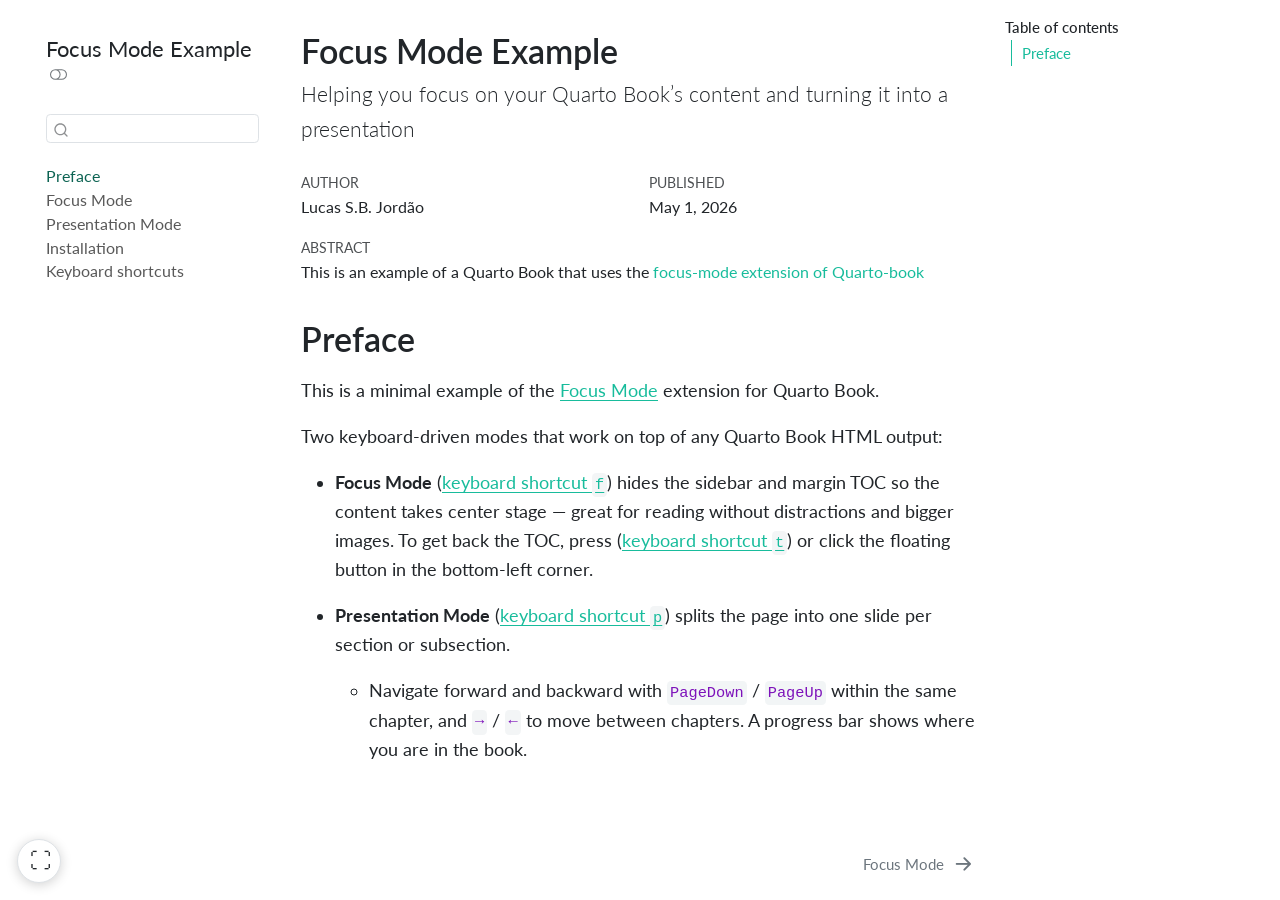
<file: _book/index.html>
<!DOCTYPE html>
<html xmlns="http://www.w3.org/1999/xhtml" lang="en" xml:lang="en"><head>

<meta charset="utf-8">
<meta name="generator" content="quarto-1.8.26">

<meta name="viewport" content="width=device-width, initial-scale=1.0, user-scalable=yes">

<meta name="author" content="Lucas S.B. Jordão">
<meta name="dcterms.date" content="2026-05-01">

<title>Focus Mode Example</title>
<style>
code{white-space: pre-wrap;}
span.smallcaps{font-variant: small-caps;}
div.columns{display: flex; gap: min(4vw, 1.5em);}
div.column{flex: auto; overflow-x: auto;}
div.hanging-indent{margin-left: 1.5em; text-indent: -1.5em;}
ul.task-list{list-style: none;}
ul.task-list li input[type="checkbox"] {
  width: 0.8em;
  margin: 0 0.8em 0.2em -1em; /* quarto-specific, see https://github.com/quarto-dev/quarto-cli/issues/4556 */ 
  vertical-align: middle;
}
</style>


<script src="site_libs/quarto-nav/quarto-nav.js"></script>
<script src="site_libs/quarto-nav/headroom.min.js"></script>
<script src="site_libs/clipboard/clipboard.min.js"></script>
<script src="site_libs/quarto-search/autocomplete.umd.js"></script>
<script src="site_libs/quarto-search/fuse.min.js"></script>
<script src="site_libs/quarto-search/quarto-search.js"></script>
<meta name="quarto:offset" content="./">
<link href="./chapter-01.html" rel="next">
<script src="site_libs/quarto-html/quarto.js" type="module"></script>
<script src="site_libs/quarto-html/tabsets/tabsets.js" type="module"></script>
<script src="site_libs/quarto-html/axe/axe-check.js" type="module"></script>
<script src="site_libs/quarto-html/popper.min.js"></script>
<script src="site_libs/quarto-html/tippy.umd.min.js"></script>
<script src="site_libs/quarto-html/anchor.min.js"></script>
<link href="site_libs/quarto-html/tippy.css" rel="stylesheet">
<link href="site_libs/quarto-html/quarto-syntax-highlighting-587c61ba64f3a5504c4d52d930310e48.css" rel="stylesheet" class="quarto-color-scheme" id="quarto-text-highlighting-styles">
<link href="site_libs/quarto-html/quarto-syntax-highlighting-dark-b758ccaa5987ceb1b75504551e579abf.css" rel="stylesheet" class="quarto-color-scheme quarto-color-alternate" id="quarto-text-highlighting-styles">
<link href="site_libs/quarto-html/quarto-syntax-highlighting-587c61ba64f3a5504c4d52d930310e48.css" rel="stylesheet" class="quarto-color-scheme-extra" id="quarto-text-highlighting-styles">
<script src="site_libs/bootstrap/bootstrap.min.js"></script>
<link href="site_libs/bootstrap/bootstrap-icons.css" rel="stylesheet">
<link href="site_libs/bootstrap/bootstrap-2641b481724464e61c86985d8c912b6f.min.css" rel="stylesheet" append-hash="true" class="quarto-color-scheme" id="quarto-bootstrap" data-mode="light">
<link href="site_libs/bootstrap/bootstrap-dark-4c6d65c679321d81af7ec8b61b1d5a24.min.css" rel="stylesheet" append-hash="true" class="quarto-color-scheme quarto-color-alternate" id="quarto-bootstrap" data-mode="dark">
<link href="site_libs/bootstrap/bootstrap-2641b481724464e61c86985d8c912b6f.min.css" rel="stylesheet" append-hash="true" class="quarto-color-scheme-extra" id="quarto-bootstrap" data-mode="light">
<script src="site_libs/quarto-contrib/focus-mode-1.0.0/focus-mode.js"></script>
<link href="site_libs/quarto-contrib/focus-mode-1.0.0/focus-mode.css" rel="stylesheet">
<script id="quarto-search-options" type="application/json">{
  "location": "sidebar",
  "copy-button": false,
  "collapse-after": 3,
  "panel-placement": "start",
  "type": "textbox",
  "limit": 50,
  "keyboard-shortcut": [
    "f",
    "/",
    "s"
  ],
  "show-item-context": false,
  "language": {
    "search-no-results-text": "No results",
    "search-matching-documents-text": "matching documents",
    "search-copy-link-title": "Copy link to search",
    "search-hide-matches-text": "Hide additional matches",
    "search-more-match-text": "more match in this document",
    "search-more-matches-text": "more matches in this document",
    "search-clear-button-title": "Clear",
    "search-text-placeholder": "",
    "search-detached-cancel-button-title": "Cancel",
    "search-submit-button-title": "Submit",
    "search-label": "Search"
  }
}</script>


</head>

<body class="nav-sidebar floating quarto-light"><script id="quarto-html-before-body" type="application/javascript">
    const toggleBodyColorMode = (bsSheetEl) => {
      const mode = bsSheetEl.getAttribute("data-mode");
      const bodyEl = window.document.querySelector("body");
      if (mode === "dark") {
        bodyEl.classList.add("quarto-dark");
        bodyEl.classList.remove("quarto-light");
      } else {
        bodyEl.classList.add("quarto-light");
        bodyEl.classList.remove("quarto-dark");
      }
    }
    const toggleBodyColorPrimary = () => {
      const bsSheetEl = window.document.querySelector("link#quarto-bootstrap:not([rel=disabled-stylesheet])");
      if (bsSheetEl) {
        toggleBodyColorMode(bsSheetEl);
      }
    }
    const setColorSchemeToggle = (alternate) => {
      const toggles = window.document.querySelectorAll('.quarto-color-scheme-toggle');
      for (let i=0; i < toggles.length; i++) {
        const toggle = toggles[i];
        if (toggle) {
          if (alternate) {
            toggle.classList.add("alternate");
          } else {
            toggle.classList.remove("alternate");
          }
        }
      }
    };
    const toggleColorMode = (alternate) => {
      // Switch the stylesheets
      const primaryStylesheets = window.document.querySelectorAll('link.quarto-color-scheme:not(.quarto-color-alternate)');
      const alternateStylesheets = window.document.querySelectorAll('link.quarto-color-scheme.quarto-color-alternate');
      manageTransitions('#quarto-margin-sidebar .nav-link', false);
      if (alternate) {
        // note: dark is layered on light, we don't disable primary!
        enableStylesheet(alternateStylesheets);
        for (const sheetNode of alternateStylesheets) {
          if (sheetNode.id === "quarto-bootstrap") {
            toggleBodyColorMode(sheetNode);
          }
        }
      } else {
        disableStylesheet(alternateStylesheets);
        enableStylesheet(primaryStylesheets)
        toggleBodyColorPrimary();
      }
      manageTransitions('#quarto-margin-sidebar .nav-link', true);
      // Switch the toggles
      setColorSchemeToggle(alternate)
      // Hack to workaround the fact that safari doesn't
      // properly recolor the scrollbar when toggling (#1455)
      if (navigator.userAgent.indexOf('Safari') > 0 && navigator.userAgent.indexOf('Chrome') == -1) {
        manageTransitions("body", false);
        window.scrollTo(0, 1);
        setTimeout(() => {
          window.scrollTo(0, 0);
          manageTransitions("body", true);
        }, 40);
      }
    }
    const disableStylesheet = (stylesheets) => {
      for (let i=0; i < stylesheets.length; i++) {
        const stylesheet = stylesheets[i];
        stylesheet.rel = 'disabled-stylesheet';
      }
    }
    const enableStylesheet = (stylesheets) => {
      for (let i=0; i < stylesheets.length; i++) {
        const stylesheet = stylesheets[i];
        if(stylesheet.rel !== 'stylesheet') { // for Chrome, which will still FOUC without this check
          stylesheet.rel = 'stylesheet';
        }
      }
    }
    const manageTransitions = (selector, allowTransitions) => {
      const els = window.document.querySelectorAll(selector);
      for (let i=0; i < els.length; i++) {
        const el = els[i];
        if (allowTransitions) {
          el.classList.remove('notransition');
        } else {
          el.classList.add('notransition');
        }
      }
    }
    const isFileUrl = () => {
      return window.location.protocol === 'file:';
    }
    const hasAlternateSentinel = () => {
      let styleSentinel = getColorSchemeSentinel();
      if (styleSentinel !== null) {
        return styleSentinel === "alternate";
      } else {
        return false;
      }
    }
    const setStyleSentinel = (alternate) => {
      const value = alternate ? "alternate" : "default";
      if (!isFileUrl()) {
        window.localStorage.setItem("quarto-color-scheme", value);
      } else {
        localAlternateSentinel = value;
      }
    }
    const getColorSchemeSentinel = () => {
      if (!isFileUrl()) {
        const storageValue = window.localStorage.getItem("quarto-color-scheme");
        return storageValue != null ? storageValue : localAlternateSentinel;
      } else {
        return localAlternateSentinel;
      }
    }
    const toggleGiscusIfUsed = (isAlternate, darkModeDefault) => {
      const baseTheme = document.querySelector('#giscus-base-theme')?.value ?? 'light';
      const alternateTheme = document.querySelector('#giscus-alt-theme')?.value ?? 'dark';
      let newTheme = '';
      if(authorPrefersDark) {
        newTheme = isAlternate ? baseTheme : alternateTheme;
      } else {
        newTheme = isAlternate ? alternateTheme : baseTheme;
      }
      const changeGiscusTheme = () => {
        // From: https://github.com/giscus/giscus/issues/336
        const sendMessage = (message) => {
          const iframe = document.querySelector('iframe.giscus-frame');
          if (!iframe) return;
          iframe.contentWindow.postMessage({ giscus: message }, 'https://giscus.app');
        }
        sendMessage({
          setConfig: {
            theme: newTheme
          }
        });
      }
      const isGiscussLoaded = window.document.querySelector('iframe.giscus-frame') !== null;
      if (isGiscussLoaded) {
        changeGiscusTheme();
      }
    };
    const authorPrefersDark = false;
    const darkModeDefault = authorPrefersDark;
      document.querySelector('link#quarto-text-highlighting-styles.quarto-color-scheme-extra').rel = 'disabled-stylesheet';
      document.querySelector('link#quarto-bootstrap.quarto-color-scheme-extra').rel = 'disabled-stylesheet';
    let localAlternateSentinel = darkModeDefault ? 'alternate' : 'default';
    // Dark / light mode switch
    window.quartoToggleColorScheme = () => {
      // Read the current dark / light value
      let toAlternate = !hasAlternateSentinel();
      toggleColorMode(toAlternate);
      setStyleSentinel(toAlternate);
      toggleGiscusIfUsed(toAlternate, darkModeDefault);
      window.dispatchEvent(new Event('resize'));
    };
    // Switch to dark mode if need be
    if (hasAlternateSentinel()) {
      toggleColorMode(true);
    } else {
      toggleColorMode(false);
    }
  </script>

<div id="quarto-search-results"></div>
  <header id="quarto-header" class="headroom fixed-top">
  <nav class="quarto-secondary-nav">
    <div class="container-fluid d-flex">
      <button type="button" class="quarto-btn-toggle btn" data-bs-toggle="collapse" role="button" data-bs-target=".quarto-sidebar-collapse-item" aria-controls="quarto-sidebar" aria-expanded="false" aria-label="Toggle sidebar navigation" onclick="if (window.quartoToggleHeadroom) { window.quartoToggleHeadroom(); }">
        <i class="bi bi-layout-text-sidebar-reverse"></i>
      </button>
        <nav class="quarto-page-breadcrumbs" aria-label="breadcrumb"><ol class="breadcrumb"><li class="breadcrumb-item"><a href="./index.html"><span class="chapter-title">Preface</span></a></li></ol></nav>
        <a class="flex-grow-1" role="navigation" data-bs-toggle="collapse" data-bs-target=".quarto-sidebar-collapse-item" aria-controls="quarto-sidebar" aria-expanded="false" aria-label="Toggle sidebar navigation" onclick="if (window.quartoToggleHeadroom) { window.quartoToggleHeadroom(); }">      
        </a>
      <button type="button" class="btn quarto-search-button" aria-label="Search" onclick="window.quartoOpenSearch();">
        <i class="bi bi-search"></i>
      </button>
    </div>
  </nav>
</header>
<!-- content -->
<div id="quarto-content" class="quarto-container page-columns page-rows-contents page-layout-article">
<!-- sidebar -->
  <nav id="quarto-sidebar" class="sidebar collapse collapse-horizontal quarto-sidebar-collapse-item sidebar-navigation floating overflow-auto">
    <div class="pt-lg-2 mt-2 text-left sidebar-header">
    <div class="sidebar-title mb-0 py-0">
      <a href="./">Focus Mode Example</a> 
        <div class="sidebar-tools-main">
  <a href="" class="quarto-color-scheme-toggle quarto-navigation-tool  px-1" onclick="window.quartoToggleColorScheme(); return false;" title="Toggle dark mode"><i class="bi"></i></a>
</div>
    </div>
      </div>
        <div class="mt-2 flex-shrink-0 align-items-center">
        <div class="sidebar-search">
        <div id="quarto-search" class="" title="Search"></div>
        </div>
        </div>
    <div class="sidebar-menu-container"> 
    <ul class="list-unstyled mt-1">
        <li class="sidebar-item">
  <div class="sidebar-item-container"> 
  <a href="./index.html" class="sidebar-item-text sidebar-link active"><span class="chapter-title">Preface</span></a>
  </div>
</li>
        <li class="sidebar-item">
  <div class="sidebar-item-container"> 
  <a href="./chapter-01.html" class="sidebar-item-text sidebar-link"><span class="chapter-title">Focus Mode</span></a>
  </div>
</li>
        <li class="sidebar-item">
  <div class="sidebar-item-container"> 
  <a href="./chapter-02.html" class="sidebar-item-text sidebar-link"><span class="chapter-title">Presentation Mode</span></a>
  </div>
</li>
        <li class="sidebar-item">
  <div class="sidebar-item-container"> 
  <a href="./chapter-03.html" class="sidebar-item-text sidebar-link"><span class="chapter-title">Installation</span></a>
  </div>
</li>
        <li class="sidebar-item">
  <div class="sidebar-item-container"> 
  <a href="./chapter-04.html" class="sidebar-item-text sidebar-link"><span class="chapter-title">Keyboard shortcuts</span></a>
  </div>
</li>
    </ul>
    </div>
</nav>
<div id="quarto-sidebar-glass" class="quarto-sidebar-collapse-item" data-bs-toggle="collapse" data-bs-target=".quarto-sidebar-collapse-item"></div>
<!-- margin-sidebar -->
    <div id="quarto-margin-sidebar" class="sidebar margin-sidebar">
        <nav id="TOC" role="doc-toc" class="toc-active">
    <h2 id="toc-title">Table of contents</h2>
   
  <ul>
  <li><a href="#preface" id="toc-preface" class="nav-link active" data-scroll-target="#preface">Preface</a></li>
  </ul>
</nav>
    </div>
<!-- main -->
<main class="content" id="quarto-document-content">


<header id="title-block-header" class="quarto-title-block default">
<div class="quarto-title">
<h1 class="title">Focus Mode Example</h1>
<p class="subtitle lead">Helping you focus on your Quarto Book’s content and turning it into a presentation</p>
</div>



<div class="quarto-title-meta">

    <div>
    <div class="quarto-title-meta-heading">Author</div>
    <div class="quarto-title-meta-contents">
             <p>Lucas S.B. Jordão </p>
          </div>
  </div>
    
    <div>
    <div class="quarto-title-meta-heading">Published</div>
    <div class="quarto-title-meta-contents">
      <p class="date">May 1, 2026</p>
    </div>
  </div>
  
    
  </div>
  
<div>
  <div class="abstract">
    <div class="block-title">Abstract</div>
    <p>This is an example of a Quarto Book that uses the <a href="https://github.com/lsbjordao/quarto-book-focus-mode">focus-mode extension of Quarto-book</a></p>
  </div>
</div>


</header>


<section id="preface" class="level1">
<h1>Preface</h1>
<p>This is a minimal example of the <a href="https://github.com/lsbjordao/quarto-book-focus-mode">Focus Mode</a> extension for Quarto Book.</p>
<p>Two keyboard-driven modes that work on top of any Quarto Book HTML output:</p>
<ul>
<li><p><strong>Focus Mode</strong> (<a href="chapter-00.qmd#keyboard-shortcuts">keyboard shortcut <code>f</code></a>) hides the sidebar and margin TOC so the content takes center stage — great for reading without distractions and bigger images. To get back the TOC, press (<a href="chapter-00.qmd#keyboard-shortcuts">keyboard shortcut <code>t</code></a>) or click the floating button in the bottom-left corner.</p></li>
<li><p><strong>Presentation Mode</strong> (<a href="chapter-00.qmd#keyboard-shortcuts">keyboard shortcut <code>p</code></a>) splits the page into one slide per section or subsection.</p>
<ul>
<li>Navigate forward and backward with <code>PageDown</code> / <code>PageUp</code> within the same chapter, and <code>→</code> / <code>←</code> to move between chapters. A progress bar shows where you are in the book.</li>
</ul></li>
</ul>


</section>

</main> <!-- /main -->
<script id="quarto-html-after-body" type="application/javascript">
  window.document.addEventListener("DOMContentLoaded", function (event) {
    // Ensure there is a toggle, if there isn't float one in the top right
    if (window.document.querySelector('.quarto-color-scheme-toggle') === null) {
      const a = window.document.createElement('a');
      a.classList.add('top-right');
      a.classList.add('quarto-color-scheme-toggle');
      a.href = "";
      a.onclick = function() { try { window.quartoToggleColorScheme(); } catch {} return false; };
      const i = window.document.createElement("i");
      i.classList.add('bi');
      a.appendChild(i);
      window.document.body.appendChild(a);
    }
    setColorSchemeToggle(hasAlternateSentinel())
    const icon = "";
    const anchorJS = new window.AnchorJS();
    anchorJS.options = {
      placement: 'right',
      icon: icon
    };
    anchorJS.add('.anchored');
    const isCodeAnnotation = (el) => {
      for (const clz of el.classList) {
        if (clz.startsWith('code-annotation-')) {                     
          return true;
        }
      }
      return false;
    }
    const onCopySuccess = function(e) {
      // button target
      const button = e.trigger;
      // don't keep focus
      button.blur();
      // flash "checked"
      button.classList.add('code-copy-button-checked');
      var currentTitle = button.getAttribute("title");
      button.setAttribute("title", "Copied!");
      let tooltip;
      if (window.bootstrap) {
        button.setAttribute("data-bs-toggle", "tooltip");
        button.setAttribute("data-bs-placement", "left");
        button.setAttribute("data-bs-title", "Copied!");
        tooltip = new bootstrap.Tooltip(button, 
          { trigger: "manual", 
            customClass: "code-copy-button-tooltip",
            offset: [0, -8]});
        tooltip.show();    
      }
      setTimeout(function() {
        if (tooltip) {
          tooltip.hide();
          button.removeAttribute("data-bs-title");
          button.removeAttribute("data-bs-toggle");
          button.removeAttribute("data-bs-placement");
        }
        button.setAttribute("title", currentTitle);
        button.classList.remove('code-copy-button-checked');
      }, 1000);
      // clear code selection
      e.clearSelection();
    }
    const getTextToCopy = function(trigger) {
      const outerScaffold = trigger.parentElement.cloneNode(true);
      const codeEl = outerScaffold.querySelector('code');
      for (const childEl of codeEl.children) {
        if (isCodeAnnotation(childEl)) {
          childEl.remove();
        }
      }
      return codeEl.innerText;
    }
    const clipboard = new window.ClipboardJS('.code-copy-button:not([data-in-quarto-modal])', {
      text: getTextToCopy
    });
    clipboard.on('success', onCopySuccess);
    if (window.document.getElementById('quarto-embedded-source-code-modal')) {
      const clipboardModal = new window.ClipboardJS('.code-copy-button[data-in-quarto-modal]', {
        text: getTextToCopy,
        container: window.document.getElementById('quarto-embedded-source-code-modal')
      });
      clipboardModal.on('success', onCopySuccess);
    }
      var localhostRegex = new RegExp(/^(?:http|https):\/\/localhost\:?[0-9]*\//);
      var mailtoRegex = new RegExp(/^mailto:/);
        var filterRegex = new RegExp('/' + window.location.host + '/');
      var isInternal = (href) => {
          return filterRegex.test(href) || localhostRegex.test(href) || mailtoRegex.test(href);
      }
      // Inspect non-navigation links and adorn them if external
     var links = window.document.querySelectorAll('a[href]:not(.nav-link):not(.navbar-brand):not(.toc-action):not(.sidebar-link):not(.sidebar-item-toggle):not(.pagination-link):not(.no-external):not([aria-hidden]):not(.dropdown-item):not(.quarto-navigation-tool):not(.about-link)');
      for (var i=0; i<links.length; i++) {
        const link = links[i];
        if (!isInternal(link.href)) {
          // undo the damage that might have been done by quarto-nav.js in the case of
          // links that we want to consider external
          if (link.dataset.originalHref !== undefined) {
            link.href = link.dataset.originalHref;
          }
        }
      }
    function tippyHover(el, contentFn, onTriggerFn, onUntriggerFn) {
      const config = {
        allowHTML: true,
        maxWidth: 500,
        delay: 100,
        arrow: false,
        appendTo: function(el) {
            return el.parentElement;
        },
        interactive: true,
        interactiveBorder: 10,
        theme: 'quarto',
        placement: 'bottom-start',
      };
      if (contentFn) {
        config.content = contentFn;
      }
      if (onTriggerFn) {
        config.onTrigger = onTriggerFn;
      }
      if (onUntriggerFn) {
        config.onUntrigger = onUntriggerFn;
      }
      window.tippy(el, config); 
    }
    const noterefs = window.document.querySelectorAll('a[role="doc-noteref"]');
    for (var i=0; i<noterefs.length; i++) {
      const ref = noterefs[i];
      tippyHover(ref, function() {
        // use id or data attribute instead here
        let href = ref.getAttribute('data-footnote-href') || ref.getAttribute('href');
        try { href = new URL(href).hash; } catch {}
        const id = href.replace(/^#\/?/, "");
        const note = window.document.getElementById(id);
        if (note) {
          return note.innerHTML;
        } else {
          return "";
        }
      });
    }
    const xrefs = window.document.querySelectorAll('a.quarto-xref');
    const processXRef = (id, note) => {
      // Strip column container classes
      const stripColumnClz = (el) => {
        el.classList.remove("page-full", "page-columns");
        if (el.children) {
          for (const child of el.children) {
            stripColumnClz(child);
          }
        }
      }
      stripColumnClz(note)
      if (id === null || id.startsWith('sec-')) {
        // Special case sections, only their first couple elements
        const container = document.createElement("div");
        if (note.children && note.children.length > 2) {
          container.appendChild(note.children[0].cloneNode(true));
          for (let i = 1; i < note.children.length; i++) {
            const child = note.children[i];
            if (child.tagName === "P" && child.innerText === "") {
              continue;
            } else {
              container.appendChild(child.cloneNode(true));
              break;
            }
          }
          if (window.Quarto?.typesetMath) {
            window.Quarto.typesetMath(container);
          }
          return container.innerHTML
        } else {
          if (window.Quarto?.typesetMath) {
            window.Quarto.typesetMath(note);
          }
          return note.innerHTML;
        }
      } else {
        // Remove any anchor links if they are present
        const anchorLink = note.querySelector('a.anchorjs-link');
        if (anchorLink) {
          anchorLink.remove();
        }
        if (window.Quarto?.typesetMath) {
          window.Quarto.typesetMath(note);
        }
        if (note.classList.contains("callout")) {
          return note.outerHTML;
        } else {
          return note.innerHTML;
        }
      }
    }
    for (var i=0; i<xrefs.length; i++) {
      const xref = xrefs[i];
      tippyHover(xref, undefined, function(instance) {
        instance.disable();
        let url = xref.getAttribute('href');
        let hash = undefined; 
        if (url.startsWith('#')) {
          hash = url;
        } else {
          try { hash = new URL(url).hash; } catch {}
        }
        if (hash) {
          const id = hash.replace(/^#\/?/, "");
          const note = window.document.getElementById(id);
          if (note !== null) {
            try {
              const html = processXRef(id, note.cloneNode(true));
              instance.setContent(html);
            } finally {
              instance.enable();
              instance.show();
            }
          } else {
            // See if we can fetch this
            fetch(url.split('#')[0])
            .then(res => res.text())
            .then(html => {
              const parser = new DOMParser();
              const htmlDoc = parser.parseFromString(html, "text/html");
              const note = htmlDoc.getElementById(id);
              if (note !== null) {
                const html = processXRef(id, note);
                instance.setContent(html);
              } 
            }).finally(() => {
              instance.enable();
              instance.show();
            });
          }
        } else {
          // See if we can fetch a full url (with no hash to target)
          // This is a special case and we should probably do some content thinning / targeting
          fetch(url)
          .then(res => res.text())
          .then(html => {
            const parser = new DOMParser();
            const htmlDoc = parser.parseFromString(html, "text/html");
            const note = htmlDoc.querySelector('main.content');
            if (note !== null) {
              // This should only happen for chapter cross references
              // (since there is no id in the URL)
              // remove the first header
              if (note.children.length > 0 && note.children[0].tagName === "HEADER") {
                note.children[0].remove();
              }
              const html = processXRef(null, note);
              instance.setContent(html);
            } 
          }).finally(() => {
            instance.enable();
            instance.show();
          });
        }
      }, function(instance) {
      });
    }
        let selectedAnnoteEl;
        const selectorForAnnotation = ( cell, annotation) => {
          let cellAttr = 'data-code-cell="' + cell + '"';
          let lineAttr = 'data-code-annotation="' +  annotation + '"';
          const selector = 'span[' + cellAttr + '][' + lineAttr + ']';
          return selector;
        }
        const selectCodeLines = (annoteEl) => {
          const doc = window.document;
          const targetCell = annoteEl.getAttribute("data-target-cell");
          const targetAnnotation = annoteEl.getAttribute("data-target-annotation");
          const annoteSpan = window.document.querySelector(selectorForAnnotation(targetCell, targetAnnotation));
          const lines = annoteSpan.getAttribute("data-code-lines").split(",");
          const lineIds = lines.map((line) => {
            return targetCell + "-" + line;
          })
          let top = null;
          let height = null;
          let parent = null;
          if (lineIds.length > 0) {
              //compute the position of the single el (top and bottom and make a div)
              const el = window.document.getElementById(lineIds[0]);
              top = el.offsetTop;
              height = el.offsetHeight;
              parent = el.parentElement.parentElement;
            if (lineIds.length > 1) {
              const lastEl = window.document.getElementById(lineIds[lineIds.length - 1]);
              const bottom = lastEl.offsetTop + lastEl.offsetHeight;
              height = bottom - top;
            }
            if (top !== null && height !== null && parent !== null) {
              // cook up a div (if necessary) and position it 
              let div = window.document.getElementById("code-annotation-line-highlight");
              if (div === null) {
                div = window.document.createElement("div");
                div.setAttribute("id", "code-annotation-line-highlight");
                div.style.position = 'absolute';
                parent.appendChild(div);
              }
              div.style.top = top - 2 + "px";
              div.style.height = height + 4 + "px";
              div.style.left = 0;
              let gutterDiv = window.document.getElementById("code-annotation-line-highlight-gutter");
              if (gutterDiv === null) {
                gutterDiv = window.document.createElement("div");
                gutterDiv.setAttribute("id", "code-annotation-line-highlight-gutter");
                gutterDiv.style.position = 'absolute';
                const codeCell = window.document.getElementById(targetCell);
                const gutter = codeCell.querySelector('.code-annotation-gutter');
                gutter.appendChild(gutterDiv);
              }
              gutterDiv.style.top = top - 2 + "px";
              gutterDiv.style.height = height + 4 + "px";
            }
            selectedAnnoteEl = annoteEl;
          }
        };
        const unselectCodeLines = () => {
          const elementsIds = ["code-annotation-line-highlight", "code-annotation-line-highlight-gutter"];
          elementsIds.forEach((elId) => {
            const div = window.document.getElementById(elId);
            if (div) {
              div.remove();
            }
          });
          selectedAnnoteEl = undefined;
        };
          // Handle positioning of the toggle
      window.addEventListener(
        "resize",
        throttle(() => {
          elRect = undefined;
          if (selectedAnnoteEl) {
            selectCodeLines(selectedAnnoteEl);
          }
        }, 10)
      );
      function throttle(fn, ms) {
      let throttle = false;
      let timer;
        return (...args) => {
          if(!throttle) { // first call gets through
              fn.apply(this, args);
              throttle = true;
          } else { // all the others get throttled
              if(timer) clearTimeout(timer); // cancel #2
              timer = setTimeout(() => {
                fn.apply(this, args);
                timer = throttle = false;
              }, ms);
          }
        };
      }
        // Attach click handler to the DT
        const annoteDls = window.document.querySelectorAll('dt[data-target-cell]');
        for (const annoteDlNode of annoteDls) {
          annoteDlNode.addEventListener('click', (event) => {
            const clickedEl = event.target;
            if (clickedEl !== selectedAnnoteEl) {
              unselectCodeLines();
              const activeEl = window.document.querySelector('dt[data-target-cell].code-annotation-active');
              if (activeEl) {
                activeEl.classList.remove('code-annotation-active');
              }
              selectCodeLines(clickedEl);
              clickedEl.classList.add('code-annotation-active');
            } else {
              // Unselect the line
              unselectCodeLines();
              clickedEl.classList.remove('code-annotation-active');
            }
          });
        }
    const findCites = (el) => {
      const parentEl = el.parentElement;
      if (parentEl) {
        const cites = parentEl.dataset.cites;
        if (cites) {
          return {
            el,
            cites: cites.split(' ')
          };
        } else {
          return findCites(el.parentElement)
        }
      } else {
        return undefined;
      }
    };
    var bibliorefs = window.document.querySelectorAll('a[role="doc-biblioref"]');
    for (var i=0; i<bibliorefs.length; i++) {
      const ref = bibliorefs[i];
      const citeInfo = findCites(ref);
      if (citeInfo) {
        tippyHover(citeInfo.el, function() {
          var popup = window.document.createElement('div');
          citeInfo.cites.forEach(function(cite) {
            var citeDiv = window.document.createElement('div');
            citeDiv.classList.add('hanging-indent');
            citeDiv.classList.add('csl-entry');
            var biblioDiv = window.document.getElementById('ref-' + cite);
            if (biblioDiv) {
              citeDiv.innerHTML = biblioDiv.innerHTML;
            }
            popup.appendChild(citeDiv);
          });
          return popup.innerHTML;
        });
      }
    }
  });
  </script>
<nav class="page-navigation">
  <div class="nav-page nav-page-previous">
  </div>
  <div class="nav-page nav-page-next">
      <a href="./chapter-01.html" class="pagination-link" aria-label="Focus Mode">
        <span class="nav-page-text"><span class="chapter-title">Focus Mode</span></span> <i class="bi bi-arrow-right-short"></i>
      </a>
  </div>
</nav>
</div> <!-- /content -->
<button id="book-focus-toggle" aria-label="Focus Mode" type="button">
  <span id="book-focus-icon" aria-hidden="true">⛶</span>
  <span id="book-focus-label">Focus Mode</span>
</button>

<div id="book-pres-progress"></div>

<div id="book-pres-indicator" aria-live="polite">
  <span id="book-pres-counter"></span>
</div>




</body></html>
</file>
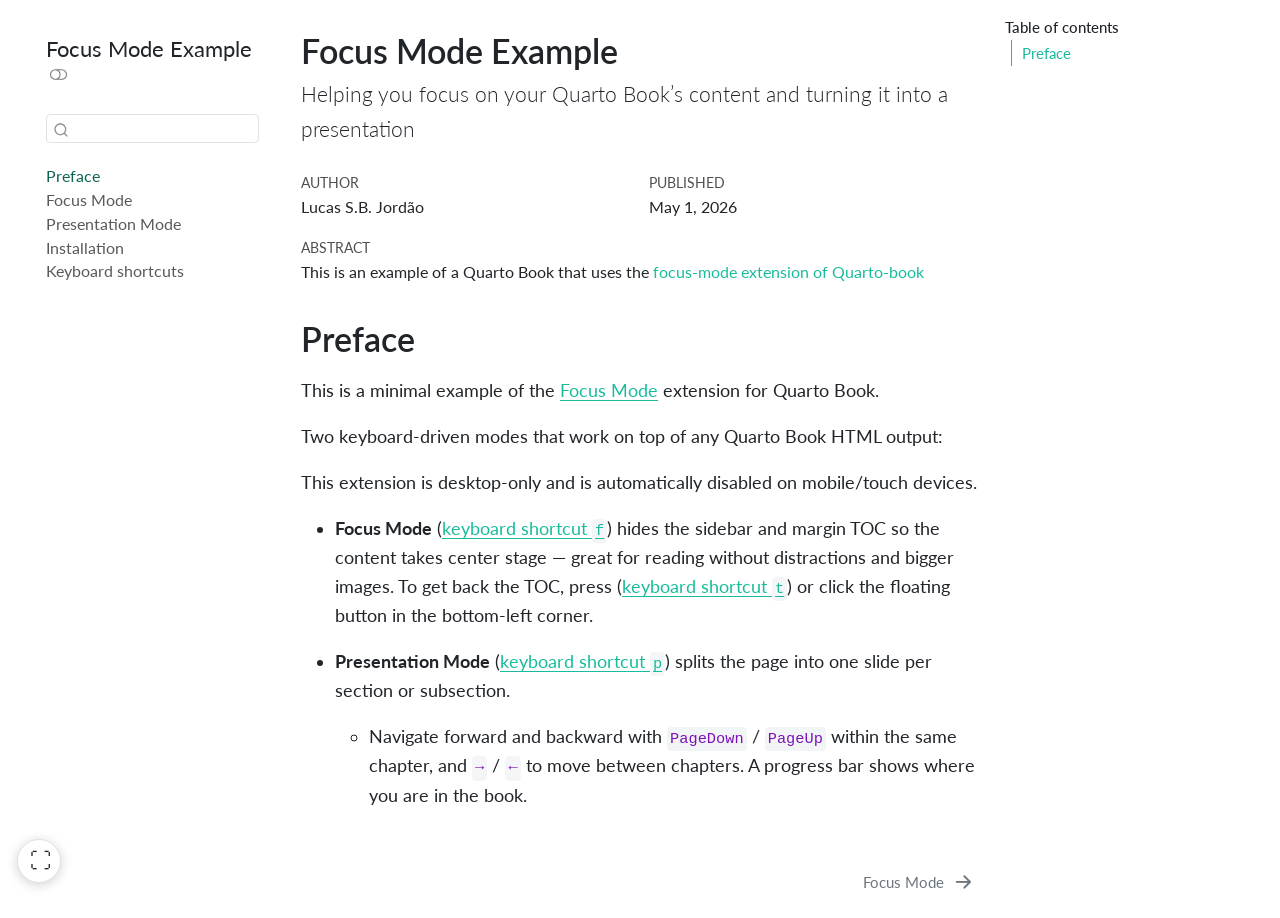
<file: docs/index.html>
<!DOCTYPE html>
<html xmlns="http://www.w3.org/1999/xhtml" lang="en" xml:lang="en"><head>

<meta charset="utf-8">
<meta name="generator" content="quarto-1.8.26">

<meta name="viewport" content="width=device-width, initial-scale=1.0, user-scalable=yes">

<meta name="author" content="Lucas S.B. Jordão">
<meta name="dcterms.date" content="2026-05-01">

<title>Focus Mode Example</title>
<style>
code{white-space: pre-wrap;}
span.smallcaps{font-variant: small-caps;}
div.columns{display: flex; gap: min(4vw, 1.5em);}
div.column{flex: auto; overflow-x: auto;}
div.hanging-indent{margin-left: 1.5em; text-indent: -1.5em;}
ul.task-list{list-style: none;}
ul.task-list li input[type="checkbox"] {
  width: 0.8em;
  margin: 0 0.8em 0.2em -1em; /* quarto-specific, see https://github.com/quarto-dev/quarto-cli/issues/4556 */ 
  vertical-align: middle;
}
</style>


<script src="site_libs/quarto-nav/quarto-nav.js"></script>
<script src="site_libs/quarto-nav/headroom.min.js"></script>
<script src="site_libs/clipboard/clipboard.min.js"></script>
<script src="site_libs/quarto-search/autocomplete.umd.js"></script>
<script src="site_libs/quarto-search/fuse.min.js"></script>
<script src="site_libs/quarto-search/quarto-search.js"></script>
<meta name="quarto:offset" content="./">
<link href="./chapter-01.html" rel="next">
<script src="site_libs/quarto-html/quarto.js" type="module"></script>
<script src="site_libs/quarto-html/tabsets/tabsets.js" type="module"></script>
<script src="site_libs/quarto-html/axe/axe-check.js" type="module"></script>
<script src="site_libs/quarto-html/popper.min.js"></script>
<script src="site_libs/quarto-html/tippy.umd.min.js"></script>
<script src="site_libs/quarto-html/anchor.min.js"></script>
<link href="site_libs/quarto-html/tippy.css" rel="stylesheet">
<link href="site_libs/quarto-html/quarto-syntax-highlighting-587c61ba64f3a5504c4d52d930310e48.css" rel="stylesheet" class="quarto-color-scheme" id="quarto-text-highlighting-styles">
<link href="site_libs/quarto-html/quarto-syntax-highlighting-dark-b758ccaa5987ceb1b75504551e579abf.css" rel="stylesheet" class="quarto-color-scheme quarto-color-alternate" id="quarto-text-highlighting-styles">
<link href="site_libs/quarto-html/quarto-syntax-highlighting-587c61ba64f3a5504c4d52d930310e48.css" rel="stylesheet" class="quarto-color-scheme-extra" id="quarto-text-highlighting-styles">
<script src="site_libs/bootstrap/bootstrap.min.js"></script>
<link href="site_libs/bootstrap/bootstrap-icons.css" rel="stylesheet">
<link href="site_libs/bootstrap/bootstrap-2641b481724464e61c86985d8c912b6f.min.css" rel="stylesheet" append-hash="true" class="quarto-color-scheme" id="quarto-bootstrap" data-mode="light">
<link href="site_libs/bootstrap/bootstrap-dark-4c6d65c679321d81af7ec8b61b1d5a24.min.css" rel="stylesheet" append-hash="true" class="quarto-color-scheme quarto-color-alternate" id="quarto-bootstrap" data-mode="dark">
<link href="site_libs/bootstrap/bootstrap-2641b481724464e61c86985d8c912b6f.min.css" rel="stylesheet" append-hash="true" class="quarto-color-scheme-extra" id="quarto-bootstrap" data-mode="light">
<script src="site_libs/quarto-contrib/focus-mode-1.0.0/focus-mode.js"></script>
<link href="site_libs/quarto-contrib/focus-mode-1.0.0/focus-mode.css" rel="stylesheet">
<script id="quarto-search-options" type="application/json">{
  "location": "sidebar",
  "copy-button": false,
  "collapse-after": 3,
  "panel-placement": "start",
  "type": "textbox",
  "limit": 50,
  "keyboard-shortcut": [
    "f",
    "/",
    "s"
  ],
  "show-item-context": false,
  "language": {
    "search-no-results-text": "No results",
    "search-matching-documents-text": "matching documents",
    "search-copy-link-title": "Copy link to search",
    "search-hide-matches-text": "Hide additional matches",
    "search-more-match-text": "more match in this document",
    "search-more-matches-text": "more matches in this document",
    "search-clear-button-title": "Clear",
    "search-text-placeholder": "",
    "search-detached-cancel-button-title": "Cancel",
    "search-submit-button-title": "Submit",
    "search-label": "Search"
  }
}</script><script async="" src="https://www.googletagmanager.com/gtag/js?id=G-F1CF5FX95R"></script>

<script type="text/javascript">

window.dataLayer = window.dataLayer || [];
function gtag(){dataLayer.push(arguments);}
gtag('js', new Date());
gtag('config', 'G-F1CF5FX95R', { 'anonymize_ip': true});
</script>
<script>
(function () {
  try {
    if (!window.matchMedia("(hover: hover) and (pointer: fine)").matches) return;
    if (window.localStorage.getItem("quarto-focus-mode") === "1") {
      document.documentElement.classList.add("focus-mode-persisted");
    }
    if (window.localStorage.getItem("quarto-presentation-mode") === "1") {
      document.documentElement.classList.add("presentation-mode-preload");
    }
  } catch (e) {}
})();
</script>


</head>

<body class="nav-sidebar floating quarto-light"><script id="quarto-html-before-body" type="application/javascript">
    const toggleBodyColorMode = (bsSheetEl) => {
      const mode = bsSheetEl.getAttribute("data-mode");
      const bodyEl = window.document.querySelector("body");
      if (mode === "dark") {
        bodyEl.classList.add("quarto-dark");
        bodyEl.classList.remove("quarto-light");
      } else {
        bodyEl.classList.add("quarto-light");
        bodyEl.classList.remove("quarto-dark");
      }
    }
    const toggleBodyColorPrimary = () => {
      const bsSheetEl = window.document.querySelector("link#quarto-bootstrap:not([rel=disabled-stylesheet])");
      if (bsSheetEl) {
        toggleBodyColorMode(bsSheetEl);
      }
    }
    const setColorSchemeToggle = (alternate) => {
      const toggles = window.document.querySelectorAll('.quarto-color-scheme-toggle');
      for (let i=0; i < toggles.length; i++) {
        const toggle = toggles[i];
        if (toggle) {
          if (alternate) {
            toggle.classList.add("alternate");
          } else {
            toggle.classList.remove("alternate");
          }
        }
      }
    };
    const toggleColorMode = (alternate) => {
      // Switch the stylesheets
      const primaryStylesheets = window.document.querySelectorAll('link.quarto-color-scheme:not(.quarto-color-alternate)');
      const alternateStylesheets = window.document.querySelectorAll('link.quarto-color-scheme.quarto-color-alternate');
      manageTransitions('#quarto-margin-sidebar .nav-link', false);
      if (alternate) {
        // note: dark is layered on light, we don't disable primary!
        enableStylesheet(alternateStylesheets);
        for (const sheetNode of alternateStylesheets) {
          if (sheetNode.id === "quarto-bootstrap") {
            toggleBodyColorMode(sheetNode);
          }
        }
      } else {
        disableStylesheet(alternateStylesheets);
        enableStylesheet(primaryStylesheets)
        toggleBodyColorPrimary();
      }
      manageTransitions('#quarto-margin-sidebar .nav-link', true);
      // Switch the toggles
      setColorSchemeToggle(alternate)
      // Hack to workaround the fact that safari doesn't
      // properly recolor the scrollbar when toggling (#1455)
      if (navigator.userAgent.indexOf('Safari') > 0 && navigator.userAgent.indexOf('Chrome') == -1) {
        manageTransitions("body", false);
        window.scrollTo(0, 1);
        setTimeout(() => {
          window.scrollTo(0, 0);
          manageTransitions("body", true);
        }, 40);
      }
    }
    const disableStylesheet = (stylesheets) => {
      for (let i=0; i < stylesheets.length; i++) {
        const stylesheet = stylesheets[i];
        stylesheet.rel = 'disabled-stylesheet';
      }
    }
    const enableStylesheet = (stylesheets) => {
      for (let i=0; i < stylesheets.length; i++) {
        const stylesheet = stylesheets[i];
        if(stylesheet.rel !== 'stylesheet') { // for Chrome, which will still FOUC without this check
          stylesheet.rel = 'stylesheet';
        }
      }
    }
    const manageTransitions = (selector, allowTransitions) => {
      const els = window.document.querySelectorAll(selector);
      for (let i=0; i < els.length; i++) {
        const el = els[i];
        if (allowTransitions) {
          el.classList.remove('notransition');
        } else {
          el.classList.add('notransition');
        }
      }
    }
    const isFileUrl = () => {
      return window.location.protocol === 'file:';
    }
    const hasAlternateSentinel = () => {
      let styleSentinel = getColorSchemeSentinel();
      if (styleSentinel !== null) {
        return styleSentinel === "alternate";
      } else {
        return false;
      }
    }
    const setStyleSentinel = (alternate) => {
      const value = alternate ? "alternate" : "default";
      if (!isFileUrl()) {
        window.localStorage.setItem("quarto-color-scheme", value);
      } else {
        localAlternateSentinel = value;
      }
    }
    const getColorSchemeSentinel = () => {
      if (!isFileUrl()) {
        const storageValue = window.localStorage.getItem("quarto-color-scheme");
        return storageValue != null ? storageValue : localAlternateSentinel;
      } else {
        return localAlternateSentinel;
      }
    }
    const toggleGiscusIfUsed = (isAlternate, darkModeDefault) => {
      const baseTheme = document.querySelector('#giscus-base-theme')?.value ?? 'light';
      const alternateTheme = document.querySelector('#giscus-alt-theme')?.value ?? 'dark';
      let newTheme = '';
      if(authorPrefersDark) {
        newTheme = isAlternate ? baseTheme : alternateTheme;
      } else {
        newTheme = isAlternate ? alternateTheme : baseTheme;
      }
      const changeGiscusTheme = () => {
        // From: https://github.com/giscus/giscus/issues/336
        const sendMessage = (message) => {
          const iframe = document.querySelector('iframe.giscus-frame');
          if (!iframe) return;
          iframe.contentWindow.postMessage({ giscus: message }, 'https://giscus.app');
        }
        sendMessage({
          setConfig: {
            theme: newTheme
          }
        });
      }
      const isGiscussLoaded = window.document.querySelector('iframe.giscus-frame') !== null;
      if (isGiscussLoaded) {
        changeGiscusTheme();
      }
    };
    const authorPrefersDark = false;
    const darkModeDefault = authorPrefersDark;
      document.querySelector('link#quarto-text-highlighting-styles.quarto-color-scheme-extra').rel = 'disabled-stylesheet';
      document.querySelector('link#quarto-bootstrap.quarto-color-scheme-extra').rel = 'disabled-stylesheet';
    let localAlternateSentinel = darkModeDefault ? 'alternate' : 'default';
    // Dark / light mode switch
    window.quartoToggleColorScheme = () => {
      // Read the current dark / light value
      let toAlternate = !hasAlternateSentinel();
      toggleColorMode(toAlternate);
      setStyleSentinel(toAlternate);
      toggleGiscusIfUsed(toAlternate, darkModeDefault);
      window.dispatchEvent(new Event('resize'));
    };
    // Switch to dark mode if need be
    if (hasAlternateSentinel()) {
      toggleColorMode(true);
    } else {
      toggleColorMode(false);
    }
  </script>

<div id="quarto-search-results"></div>
  <header id="quarto-header" class="headroom fixed-top">
  <nav class="quarto-secondary-nav">
    <div class="container-fluid d-flex">
      <button type="button" class="quarto-btn-toggle btn" data-bs-toggle="collapse" role="button" data-bs-target=".quarto-sidebar-collapse-item" aria-controls="quarto-sidebar" aria-expanded="false" aria-label="Toggle sidebar navigation" onclick="if (window.quartoToggleHeadroom) { window.quartoToggleHeadroom(); }">
        <i class="bi bi-layout-text-sidebar-reverse"></i>
      </button>
        <nav class="quarto-page-breadcrumbs" aria-label="breadcrumb"><ol class="breadcrumb"><li class="breadcrumb-item"><a href="./index.html"><span class="chapter-title">Preface</span></a></li></ol></nav>
        <a class="flex-grow-1" role="navigation" data-bs-toggle="collapse" data-bs-target=".quarto-sidebar-collapse-item" aria-controls="quarto-sidebar" aria-expanded="false" aria-label="Toggle sidebar navigation" onclick="if (window.quartoToggleHeadroom) { window.quartoToggleHeadroom(); }">      
        </a>
      <button type="button" class="btn quarto-search-button" aria-label="Search" onclick="window.quartoOpenSearch();">
        <i class="bi bi-search"></i>
      </button>
    </div>
  </nav>
</header>
<!-- content -->
<div id="quarto-content" class="quarto-container page-columns page-rows-contents page-layout-article">
<!-- sidebar -->
  <nav id="quarto-sidebar" class="sidebar collapse collapse-horizontal quarto-sidebar-collapse-item sidebar-navigation floating overflow-auto">
    <div class="pt-lg-2 mt-2 text-left sidebar-header">
    <div class="sidebar-title mb-0 py-0">
      <a href="./">Focus Mode Example</a> 
        <div class="sidebar-tools-main">
  <a href="" class="quarto-color-scheme-toggle quarto-navigation-tool  px-1" onclick="window.quartoToggleColorScheme(); return false;" title="Toggle dark mode"><i class="bi"></i></a>
</div>
    </div>
      </div>
        <div class="mt-2 flex-shrink-0 align-items-center">
        <div class="sidebar-search">
        <div id="quarto-search" class="" title="Search"></div>
        </div>
        </div>
    <div class="sidebar-menu-container"> 
    <ul class="list-unstyled mt-1">
        <li class="sidebar-item">
  <div class="sidebar-item-container"> 
  <a href="./index.html" class="sidebar-item-text sidebar-link active"><span class="chapter-title">Preface</span></a>
  </div>
</li>
        <li class="sidebar-item">
  <div class="sidebar-item-container"> 
  <a href="./chapter-01.html" class="sidebar-item-text sidebar-link"><span class="chapter-title">Focus Mode</span></a>
  </div>
</li>
        <li class="sidebar-item">
  <div class="sidebar-item-container"> 
  <a href="./chapter-02.html" class="sidebar-item-text sidebar-link"><span class="chapter-title">Presentation Mode</span></a>
  </div>
</li>
        <li class="sidebar-item">
  <div class="sidebar-item-container"> 
  <a href="./chapter-03.html" class="sidebar-item-text sidebar-link"><span class="chapter-title">Installation</span></a>
  </div>
</li>
        <li class="sidebar-item">
  <div class="sidebar-item-container"> 
  <a href="./chapter-04.html" class="sidebar-item-text sidebar-link"><span class="chapter-title">Keyboard shortcuts</span></a>
  </div>
</li>
    </ul>
    </div>
</nav>
<div id="quarto-sidebar-glass" class="quarto-sidebar-collapse-item" data-bs-toggle="collapse" data-bs-target=".quarto-sidebar-collapse-item"></div>
<!-- margin-sidebar -->
    <div id="quarto-margin-sidebar" class="sidebar margin-sidebar">
        <nav id="TOC" role="doc-toc" class="toc-active">
    <h2 id="toc-title">Table of contents</h2>
   
  <ul>
  <li><a href="#preface" id="toc-preface" class="nav-link active" data-scroll-target="#preface">Preface</a></li>
  </ul>
</nav>
    </div>
<!-- main -->
<main class="content" id="quarto-document-content">


<header id="title-block-header" class="quarto-title-block default">
<div class="quarto-title">
<h1 class="title">Focus Mode Example</h1>
<p class="subtitle lead">Helping you focus on your Quarto Book’s content and turning it into a presentation</p>
</div>



<div class="quarto-title-meta">

    <div>
    <div class="quarto-title-meta-heading">Author</div>
    <div class="quarto-title-meta-contents">
             <p>Lucas S.B. Jordão </p>
          </div>
  </div>
    
    <div>
    <div class="quarto-title-meta-heading">Published</div>
    <div class="quarto-title-meta-contents">
      <p class="date">May 1, 2026</p>
    </div>
  </div>
  
    
  </div>
  
<div>
  <div class="abstract">
    <div class="block-title">Abstract</div>
    <p>This is an example of a Quarto Book that uses the <a href="https://github.com/lsbjordao/quarto-book-focus-mode">focus-mode extension of Quarto-book</a></p>
  </div>
</div>


</header>


<section id="preface" class="level1">
<h1>Preface</h1>
<p>This is a minimal example of the <a href="https://github.com/lsbjordao/quarto-book-focus-mode">Focus Mode</a> extension for Quarto Book.</p>
<p>Two keyboard-driven modes that work on top of any Quarto Book HTML output:</p>
<p>This extension is desktop-only and is automatically disabled on mobile/touch devices.</p>
<ul>
<li><p><strong>Focus Mode</strong> (<a href="./chapter-04.html#keyboard-shortcuts">keyboard shortcut <code>f</code></a>) hides the sidebar and margin TOC so the content takes center stage — great for reading without distractions and bigger images. To get back the TOC, press (<a href="./chapter-04.html#keyboard-shortcuts">keyboard shortcut <code>t</code></a>) or click the floating button in the bottom-left corner.</p></li>
<li><p><strong>Presentation Mode</strong> (<a href="./chapter-04.html#keyboard-shortcuts">keyboard shortcut <code>p</code></a>) splits the page into one slide per section or subsection.</p>
<ul>
<li>Navigate forward and backward with <code>PageDown</code> / <code>PageUp</code> within the same chapter, and <code>→</code> / <code>←</code> to move between chapters. A progress bar shows where you are in the book.</li>
</ul></li>
</ul>


</section>

</main> <!-- /main -->
<script id="quarto-html-after-body" type="application/javascript">
  window.document.addEventListener("DOMContentLoaded", function (event) {
    // Ensure there is a toggle, if there isn't float one in the top right
    if (window.document.querySelector('.quarto-color-scheme-toggle') === null) {
      const a = window.document.createElement('a');
      a.classList.add('top-right');
      a.classList.add('quarto-color-scheme-toggle');
      a.href = "";
      a.onclick = function() { try { window.quartoToggleColorScheme(); } catch {} return false; };
      const i = window.document.createElement("i");
      i.classList.add('bi');
      a.appendChild(i);
      window.document.body.appendChild(a);
    }
    setColorSchemeToggle(hasAlternateSentinel())
    const icon = "";
    const anchorJS = new window.AnchorJS();
    anchorJS.options = {
      placement: 'right',
      icon: icon
    };
    anchorJS.add('.anchored');
    const isCodeAnnotation = (el) => {
      for (const clz of el.classList) {
        if (clz.startsWith('code-annotation-')) {                     
          return true;
        }
      }
      return false;
    }
    const onCopySuccess = function(e) {
      // button target
      const button = e.trigger;
      // don't keep focus
      button.blur();
      // flash "checked"
      button.classList.add('code-copy-button-checked');
      var currentTitle = button.getAttribute("title");
      button.setAttribute("title", "Copied!");
      let tooltip;
      if (window.bootstrap) {
        button.setAttribute("data-bs-toggle", "tooltip");
        button.setAttribute("data-bs-placement", "left");
        button.setAttribute("data-bs-title", "Copied!");
        tooltip = new bootstrap.Tooltip(button, 
          { trigger: "manual", 
            customClass: "code-copy-button-tooltip",
            offset: [0, -8]});
        tooltip.show();    
      }
      setTimeout(function() {
        if (tooltip) {
          tooltip.hide();
          button.removeAttribute("data-bs-title");
          button.removeAttribute("data-bs-toggle");
          button.removeAttribute("data-bs-placement");
        }
        button.setAttribute("title", currentTitle);
        button.classList.remove('code-copy-button-checked');
      }, 1000);
      // clear code selection
      e.clearSelection();
    }
    const getTextToCopy = function(trigger) {
      const outerScaffold = trigger.parentElement.cloneNode(true);
      const codeEl = outerScaffold.querySelector('code');
      for (const childEl of codeEl.children) {
        if (isCodeAnnotation(childEl)) {
          childEl.remove();
        }
      }
      return codeEl.innerText;
    }
    const clipboard = new window.ClipboardJS('.code-copy-button:not([data-in-quarto-modal])', {
      text: getTextToCopy
    });
    clipboard.on('success', onCopySuccess);
    if (window.document.getElementById('quarto-embedded-source-code-modal')) {
      const clipboardModal = new window.ClipboardJS('.code-copy-button[data-in-quarto-modal]', {
        text: getTextToCopy,
        container: window.document.getElementById('quarto-embedded-source-code-modal')
      });
      clipboardModal.on('success', onCopySuccess);
    }
      var localhostRegex = new RegExp(/^(?:http|https):\/\/localhost\:?[0-9]*\//);
      var mailtoRegex = new RegExp(/^mailto:/);
        var filterRegex = new RegExp('/' + window.location.host + '/');
      var isInternal = (href) => {
          return filterRegex.test(href) || localhostRegex.test(href) || mailtoRegex.test(href);
      }
      // Inspect non-navigation links and adorn them if external
     var links = window.document.querySelectorAll('a[href]:not(.nav-link):not(.navbar-brand):not(.toc-action):not(.sidebar-link):not(.sidebar-item-toggle):not(.pagination-link):not(.no-external):not([aria-hidden]):not(.dropdown-item):not(.quarto-navigation-tool):not(.about-link)');
      for (var i=0; i<links.length; i++) {
        const link = links[i];
        if (!isInternal(link.href)) {
          // undo the damage that might have been done by quarto-nav.js in the case of
          // links that we want to consider external
          if (link.dataset.originalHref !== undefined) {
            link.href = link.dataset.originalHref;
          }
        }
      }
    function tippyHover(el, contentFn, onTriggerFn, onUntriggerFn) {
      const config = {
        allowHTML: true,
        maxWidth: 500,
        delay: 100,
        arrow: false,
        appendTo: function(el) {
            return el.parentElement;
        },
        interactive: true,
        interactiveBorder: 10,
        theme: 'quarto',
        placement: 'bottom-start',
      };
      if (contentFn) {
        config.content = contentFn;
      }
      if (onTriggerFn) {
        config.onTrigger = onTriggerFn;
      }
      if (onUntriggerFn) {
        config.onUntrigger = onUntriggerFn;
      }
      window.tippy(el, config); 
    }
    const noterefs = window.document.querySelectorAll('a[role="doc-noteref"]');
    for (var i=0; i<noterefs.length; i++) {
      const ref = noterefs[i];
      tippyHover(ref, function() {
        // use id or data attribute instead here
        let href = ref.getAttribute('data-footnote-href') || ref.getAttribute('href');
        try { href = new URL(href).hash; } catch {}
        const id = href.replace(/^#\/?/, "");
        const note = window.document.getElementById(id);
        if (note) {
          return note.innerHTML;
        } else {
          return "";
        }
      });
    }
    const xrefs = window.document.querySelectorAll('a.quarto-xref');
    const processXRef = (id, note) => {
      // Strip column container classes
      const stripColumnClz = (el) => {
        el.classList.remove("page-full", "page-columns");
        if (el.children) {
          for (const child of el.children) {
            stripColumnClz(child);
          }
        }
      }
      stripColumnClz(note)
      if (id === null || id.startsWith('sec-')) {
        // Special case sections, only their first couple elements
        const container = document.createElement("div");
        if (note.children && note.children.length > 2) {
          container.appendChild(note.children[0].cloneNode(true));
          for (let i = 1; i < note.children.length; i++) {
            const child = note.children[i];
            if (child.tagName === "P" && child.innerText === "") {
              continue;
            } else {
              container.appendChild(child.cloneNode(true));
              break;
            }
          }
          if (window.Quarto?.typesetMath) {
            window.Quarto.typesetMath(container);
          }
          return container.innerHTML
        } else {
          if (window.Quarto?.typesetMath) {
            window.Quarto.typesetMath(note);
          }
          return note.innerHTML;
        }
      } else {
        // Remove any anchor links if they are present
        const anchorLink = note.querySelector('a.anchorjs-link');
        if (anchorLink) {
          anchorLink.remove();
        }
        if (window.Quarto?.typesetMath) {
          window.Quarto.typesetMath(note);
        }
        if (note.classList.contains("callout")) {
          return note.outerHTML;
        } else {
          return note.innerHTML;
        }
      }
    }
    for (var i=0; i<xrefs.length; i++) {
      const xref = xrefs[i];
      tippyHover(xref, undefined, function(instance) {
        instance.disable();
        let url = xref.getAttribute('href');
        let hash = undefined; 
        if (url.startsWith('#')) {
          hash = url;
        } else {
          try { hash = new URL(url).hash; } catch {}
        }
        if (hash) {
          const id = hash.replace(/^#\/?/, "");
          const note = window.document.getElementById(id);
          if (note !== null) {
            try {
              const html = processXRef(id, note.cloneNode(true));
              instance.setContent(html);
            } finally {
              instance.enable();
              instance.show();
            }
          } else {
            // See if we can fetch this
            fetch(url.split('#')[0])
            .then(res => res.text())
            .then(html => {
              const parser = new DOMParser();
              const htmlDoc = parser.parseFromString(html, "text/html");
              const note = htmlDoc.getElementById(id);
              if (note !== null) {
                const html = processXRef(id, note);
                instance.setContent(html);
              } 
            }).finally(() => {
              instance.enable();
              instance.show();
            });
          }
        } else {
          // See if we can fetch a full url (with no hash to target)
          // This is a special case and we should probably do some content thinning / targeting
          fetch(url)
          .then(res => res.text())
          .then(html => {
            const parser = new DOMParser();
            const htmlDoc = parser.parseFromString(html, "text/html");
            const note = htmlDoc.querySelector('main.content');
            if (note !== null) {
              // This should only happen for chapter cross references
              // (since there is no id in the URL)
              // remove the first header
              if (note.children.length > 0 && note.children[0].tagName === "HEADER") {
                note.children[0].remove();
              }
              const html = processXRef(null, note);
              instance.setContent(html);
            } 
          }).finally(() => {
            instance.enable();
            instance.show();
          });
        }
      }, function(instance) {
      });
    }
        let selectedAnnoteEl;
        const selectorForAnnotation = ( cell, annotation) => {
          let cellAttr = 'data-code-cell="' + cell + '"';
          let lineAttr = 'data-code-annotation="' +  annotation + '"';
          const selector = 'span[' + cellAttr + '][' + lineAttr + ']';
          return selector;
        }
        const selectCodeLines = (annoteEl) => {
          const doc = window.document;
          const targetCell = annoteEl.getAttribute("data-target-cell");
          const targetAnnotation = annoteEl.getAttribute("data-target-annotation");
          const annoteSpan = window.document.querySelector(selectorForAnnotation(targetCell, targetAnnotation));
          const lines = annoteSpan.getAttribute("data-code-lines").split(",");
          const lineIds = lines.map((line) => {
            return targetCell + "-" + line;
          })
          let top = null;
          let height = null;
          let parent = null;
          if (lineIds.length > 0) {
              //compute the position of the single el (top and bottom and make a div)
              const el = window.document.getElementById(lineIds[0]);
              top = el.offsetTop;
              height = el.offsetHeight;
              parent = el.parentElement.parentElement;
            if (lineIds.length > 1) {
              const lastEl = window.document.getElementById(lineIds[lineIds.length - 1]);
              const bottom = lastEl.offsetTop + lastEl.offsetHeight;
              height = bottom - top;
            }
            if (top !== null && height !== null && parent !== null) {
              // cook up a div (if necessary) and position it 
              let div = window.document.getElementById("code-annotation-line-highlight");
              if (div === null) {
                div = window.document.createElement("div");
                div.setAttribute("id", "code-annotation-line-highlight");
                div.style.position = 'absolute';
                parent.appendChild(div);
              }
              div.style.top = top - 2 + "px";
              div.style.height = height + 4 + "px";
              div.style.left = 0;
              let gutterDiv = window.document.getElementById("code-annotation-line-highlight-gutter");
              if (gutterDiv === null) {
                gutterDiv = window.document.createElement("div");
                gutterDiv.setAttribute("id", "code-annotation-line-highlight-gutter");
                gutterDiv.style.position = 'absolute';
                const codeCell = window.document.getElementById(targetCell);
                const gutter = codeCell.querySelector('.code-annotation-gutter');
                gutter.appendChild(gutterDiv);
              }
              gutterDiv.style.top = top - 2 + "px";
              gutterDiv.style.height = height + 4 + "px";
            }
            selectedAnnoteEl = annoteEl;
          }
        };
        const unselectCodeLines = () => {
          const elementsIds = ["code-annotation-line-highlight", "code-annotation-line-highlight-gutter"];
          elementsIds.forEach((elId) => {
            const div = window.document.getElementById(elId);
            if (div) {
              div.remove();
            }
          });
          selectedAnnoteEl = undefined;
        };
          // Handle positioning of the toggle
      window.addEventListener(
        "resize",
        throttle(() => {
          elRect = undefined;
          if (selectedAnnoteEl) {
            selectCodeLines(selectedAnnoteEl);
          }
        }, 10)
      );
      function throttle(fn, ms) {
      let throttle = false;
      let timer;
        return (...args) => {
          if(!throttle) { // first call gets through
              fn.apply(this, args);
              throttle = true;
          } else { // all the others get throttled
              if(timer) clearTimeout(timer); // cancel #2
              timer = setTimeout(() => {
                fn.apply(this, args);
                timer = throttle = false;
              }, ms);
          }
        };
      }
        // Attach click handler to the DT
        const annoteDls = window.document.querySelectorAll('dt[data-target-cell]');
        for (const annoteDlNode of annoteDls) {
          annoteDlNode.addEventListener('click', (event) => {
            const clickedEl = event.target;
            if (clickedEl !== selectedAnnoteEl) {
              unselectCodeLines();
              const activeEl = window.document.querySelector('dt[data-target-cell].code-annotation-active');
              if (activeEl) {
                activeEl.classList.remove('code-annotation-active');
              }
              selectCodeLines(clickedEl);
              clickedEl.classList.add('code-annotation-active');
            } else {
              // Unselect the line
              unselectCodeLines();
              clickedEl.classList.remove('code-annotation-active');
            }
          });
        }
    const findCites = (el) => {
      const parentEl = el.parentElement;
      if (parentEl) {
        const cites = parentEl.dataset.cites;
        if (cites) {
          return {
            el,
            cites: cites.split(' ')
          };
        } else {
          return findCites(el.parentElement)
        }
      } else {
        return undefined;
      }
    };
    var bibliorefs = window.document.querySelectorAll('a[role="doc-biblioref"]');
    for (var i=0; i<bibliorefs.length; i++) {
      const ref = bibliorefs[i];
      const citeInfo = findCites(ref);
      if (citeInfo) {
        tippyHover(citeInfo.el, function() {
          var popup = window.document.createElement('div');
          citeInfo.cites.forEach(function(cite) {
            var citeDiv = window.document.createElement('div');
            citeDiv.classList.add('hanging-indent');
            citeDiv.classList.add('csl-entry');
            var biblioDiv = window.document.getElementById('ref-' + cite);
            if (biblioDiv) {
              citeDiv.innerHTML = biblioDiv.innerHTML;
            }
            popup.appendChild(citeDiv);
          });
          return popup.innerHTML;
        });
      }
    }
  });
  </script>
<nav class="page-navigation">
  <div class="nav-page nav-page-previous">
  </div>
  <div class="nav-page nav-page-next">
      <a href="./chapter-01.html" class="pagination-link" aria-label="Focus Mode">
        <span class="nav-page-text"><span class="chapter-title">Focus Mode</span></span> <i class="bi bi-arrow-right-short"></i>
      </a>
  </div>
</nav>
</div> <!-- /content -->




</body></html>
</file>
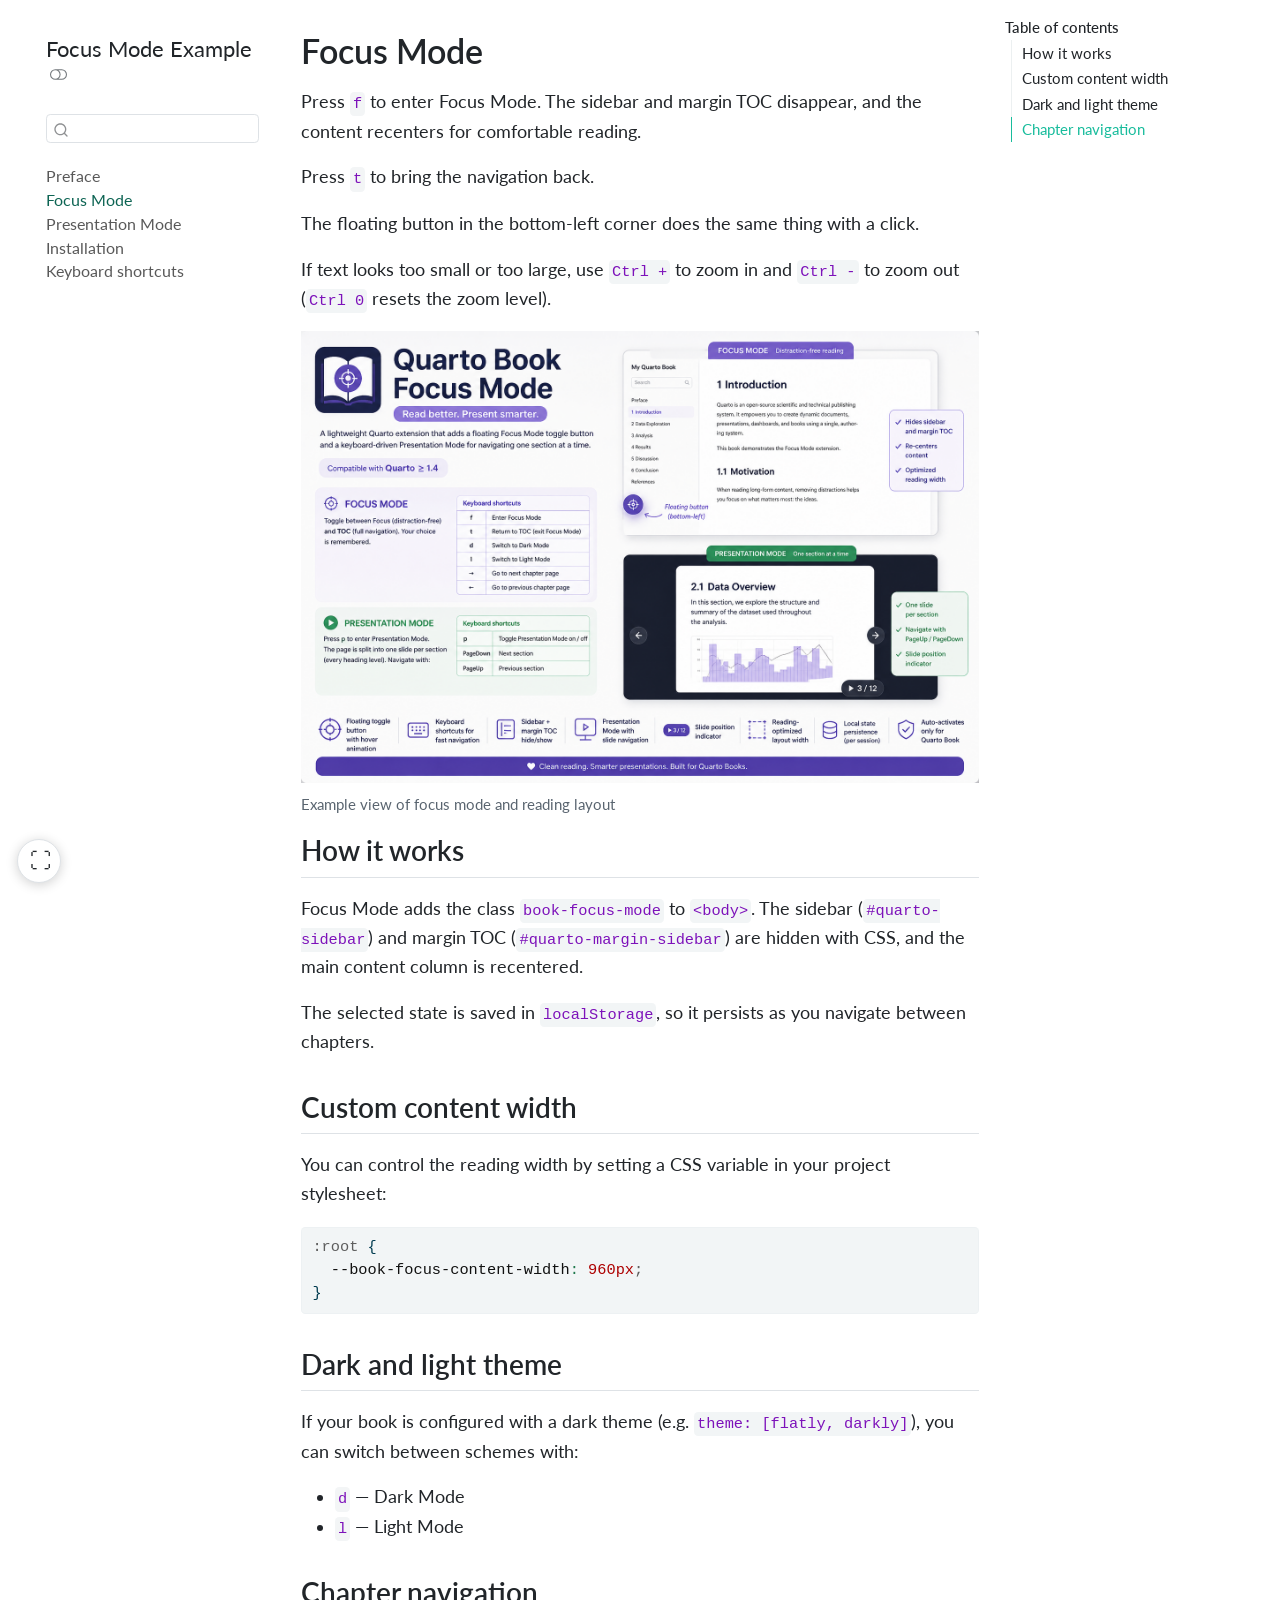
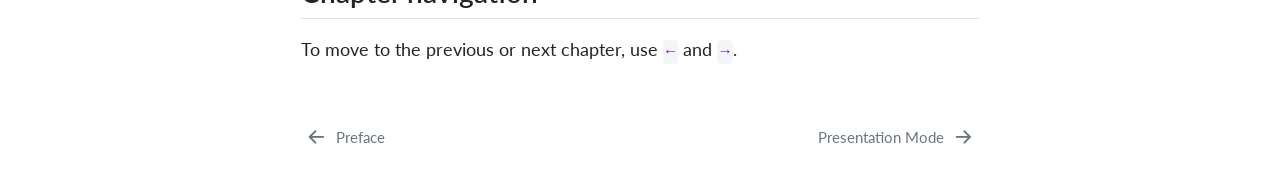
<file: _book/chapter-01.html>
<!DOCTYPE html>
<html xmlns="http://www.w3.org/1999/xhtml" lang="en" xml:lang="en"><head>

<meta charset="utf-8">
<meta name="generator" content="quarto-1.8.26">

<meta name="viewport" content="width=device-width, initial-scale=1.0, user-scalable=yes">


<title>Focus Mode – Focus Mode Example</title>
<style>
code{white-space: pre-wrap;}
span.smallcaps{font-variant: small-caps;}
div.columns{display: flex; gap: min(4vw, 1.5em);}
div.column{flex: auto; overflow-x: auto;}
div.hanging-indent{margin-left: 1.5em; text-indent: -1.5em;}
ul.task-list{list-style: none;}
ul.task-list li input[type="checkbox"] {
  width: 0.8em;
  margin: 0 0.8em 0.2em -1em; /* quarto-specific, see https://github.com/quarto-dev/quarto-cli/issues/4556 */ 
  vertical-align: middle;
}
/* CSS for syntax highlighting */
html { -webkit-text-size-adjust: 100%; }
pre > code.sourceCode { white-space: pre; position: relative; }
pre > code.sourceCode > span { display: inline-block; line-height: 1.25; }
pre > code.sourceCode > span:empty { height: 1.2em; }
.sourceCode { overflow: visible; }
code.sourceCode > span { color: inherit; text-decoration: inherit; }
div.sourceCode { margin: 1em 0; }
pre.sourceCode { margin: 0; }
@media screen {
div.sourceCode { overflow: auto; }
}
@media print {
pre > code.sourceCode { white-space: pre-wrap; }
pre > code.sourceCode > span { text-indent: -5em; padding-left: 5em; }
}
pre.numberSource code
  { counter-reset: source-line 0; }
pre.numberSource code > span
  { position: relative; left: -4em; counter-increment: source-line; }
pre.numberSource code > span > a:first-child::before
  { content: counter(source-line);
    position: relative; left: -1em; text-align: right; vertical-align: baseline;
    border: none; display: inline-block;
    -webkit-touch-callout: none; -webkit-user-select: none;
    -khtml-user-select: none; -moz-user-select: none;
    -ms-user-select: none; user-select: none;
    padding: 0 4px; width: 4em;
  }
pre.numberSource { margin-left: 3em;  padding-left: 4px; }
div.sourceCode
  {   }
@media screen {
pre > code.sourceCode > span > a:first-child::before { text-decoration: underline; }
}
</style>


<script src="site_libs/quarto-nav/quarto-nav.js"></script>
<script src="site_libs/quarto-nav/headroom.min.js"></script>
<script src="site_libs/clipboard/clipboard.min.js"></script>
<script src="site_libs/quarto-search/autocomplete.umd.js"></script>
<script src="site_libs/quarto-search/fuse.min.js"></script>
<script src="site_libs/quarto-search/quarto-search.js"></script>
<meta name="quarto:offset" content="./">
<link href="./chapter-02.html" rel="next">
<link href="./index.html" rel="prev">
<script src="site_libs/quarto-html/quarto.js" type="module"></script>
<script src="site_libs/quarto-html/tabsets/tabsets.js" type="module"></script>
<script src="site_libs/quarto-html/axe/axe-check.js" type="module"></script>
<script src="site_libs/quarto-html/popper.min.js"></script>
<script src="site_libs/quarto-html/tippy.umd.min.js"></script>
<script src="site_libs/quarto-html/anchor.min.js"></script>
<link href="site_libs/quarto-html/tippy.css" rel="stylesheet">
<link href="site_libs/quarto-html/quarto-syntax-highlighting-587c61ba64f3a5504c4d52d930310e48.css" rel="stylesheet" class="quarto-color-scheme" id="quarto-text-highlighting-styles">
<link href="site_libs/quarto-html/quarto-syntax-highlighting-dark-b758ccaa5987ceb1b75504551e579abf.css" rel="stylesheet" class="quarto-color-scheme quarto-color-alternate" id="quarto-text-highlighting-styles">
<link href="site_libs/quarto-html/quarto-syntax-highlighting-587c61ba64f3a5504c4d52d930310e48.css" rel="stylesheet" class="quarto-color-scheme-extra" id="quarto-text-highlighting-styles">
<script src="site_libs/bootstrap/bootstrap.min.js"></script>
<link href="site_libs/bootstrap/bootstrap-icons.css" rel="stylesheet">
<link href="site_libs/bootstrap/bootstrap-2641b481724464e61c86985d8c912b6f.min.css" rel="stylesheet" append-hash="true" class="quarto-color-scheme" id="quarto-bootstrap" data-mode="light">
<link href="site_libs/bootstrap/bootstrap-dark-4c6d65c679321d81af7ec8b61b1d5a24.min.css" rel="stylesheet" append-hash="true" class="quarto-color-scheme quarto-color-alternate" id="quarto-bootstrap" data-mode="dark">
<link href="site_libs/bootstrap/bootstrap-2641b481724464e61c86985d8c912b6f.min.css" rel="stylesheet" append-hash="true" class="quarto-color-scheme-extra" id="quarto-bootstrap" data-mode="light">
<script src="site_libs/quarto-contrib/focus-mode-1.0.0/focus-mode.js"></script>
<link href="site_libs/quarto-contrib/focus-mode-1.0.0/focus-mode.css" rel="stylesheet">
<script id="quarto-search-options" type="application/json">{
  "location": "sidebar",
  "copy-button": false,
  "collapse-after": 3,
  "panel-placement": "start",
  "type": "textbox",
  "limit": 50,
  "keyboard-shortcut": [
    "f",
    "/",
    "s"
  ],
  "show-item-context": false,
  "language": {
    "search-no-results-text": "No results",
    "search-matching-documents-text": "matching documents",
    "search-copy-link-title": "Copy link to search",
    "search-hide-matches-text": "Hide additional matches",
    "search-more-match-text": "more match in this document",
    "search-more-matches-text": "more matches in this document",
    "search-clear-button-title": "Clear",
    "search-text-placeholder": "",
    "search-detached-cancel-button-title": "Cancel",
    "search-submit-button-title": "Submit",
    "search-label": "Search"
  }
}</script>


</head>

<body class="nav-sidebar floating quarto-light"><script id="quarto-html-before-body" type="application/javascript">
    const toggleBodyColorMode = (bsSheetEl) => {
      const mode = bsSheetEl.getAttribute("data-mode");
      const bodyEl = window.document.querySelector("body");
      if (mode === "dark") {
        bodyEl.classList.add("quarto-dark");
        bodyEl.classList.remove("quarto-light");
      } else {
        bodyEl.classList.add("quarto-light");
        bodyEl.classList.remove("quarto-dark");
      }
    }
    const toggleBodyColorPrimary = () => {
      const bsSheetEl = window.document.querySelector("link#quarto-bootstrap:not([rel=disabled-stylesheet])");
      if (bsSheetEl) {
        toggleBodyColorMode(bsSheetEl);
      }
    }
    const setColorSchemeToggle = (alternate) => {
      const toggles = window.document.querySelectorAll('.quarto-color-scheme-toggle');
      for (let i=0; i < toggles.length; i++) {
        const toggle = toggles[i];
        if (toggle) {
          if (alternate) {
            toggle.classList.add("alternate");
          } else {
            toggle.classList.remove("alternate");
          }
        }
      }
    };
    const toggleColorMode = (alternate) => {
      // Switch the stylesheets
      const primaryStylesheets = window.document.querySelectorAll('link.quarto-color-scheme:not(.quarto-color-alternate)');
      const alternateStylesheets = window.document.querySelectorAll('link.quarto-color-scheme.quarto-color-alternate');
      manageTransitions('#quarto-margin-sidebar .nav-link', false);
      if (alternate) {
        // note: dark is layered on light, we don't disable primary!
        enableStylesheet(alternateStylesheets);
        for (const sheetNode of alternateStylesheets) {
          if (sheetNode.id === "quarto-bootstrap") {
            toggleBodyColorMode(sheetNode);
          }
        }
      } else {
        disableStylesheet(alternateStylesheets);
        enableStylesheet(primaryStylesheets)
        toggleBodyColorPrimary();
      }
      manageTransitions('#quarto-margin-sidebar .nav-link', true);
      // Switch the toggles
      setColorSchemeToggle(alternate)
      // Hack to workaround the fact that safari doesn't
      // properly recolor the scrollbar when toggling (#1455)
      if (navigator.userAgent.indexOf('Safari') > 0 && navigator.userAgent.indexOf('Chrome') == -1) {
        manageTransitions("body", false);
        window.scrollTo(0, 1);
        setTimeout(() => {
          window.scrollTo(0, 0);
          manageTransitions("body", true);
        }, 40);
      }
    }
    const disableStylesheet = (stylesheets) => {
      for (let i=0; i < stylesheets.length; i++) {
        const stylesheet = stylesheets[i];
        stylesheet.rel = 'disabled-stylesheet';
      }
    }
    const enableStylesheet = (stylesheets) => {
      for (let i=0; i < stylesheets.length; i++) {
        const stylesheet = stylesheets[i];
        if(stylesheet.rel !== 'stylesheet') { // for Chrome, which will still FOUC without this check
          stylesheet.rel = 'stylesheet';
        }
      }
    }
    const manageTransitions = (selector, allowTransitions) => {
      const els = window.document.querySelectorAll(selector);
      for (let i=0; i < els.length; i++) {
        const el = els[i];
        if (allowTransitions) {
          el.classList.remove('notransition');
        } else {
          el.classList.add('notransition');
        }
      }
    }
    const isFileUrl = () => {
      return window.location.protocol === 'file:';
    }
    const hasAlternateSentinel = () => {
      let styleSentinel = getColorSchemeSentinel();
      if (styleSentinel !== null) {
        return styleSentinel === "alternate";
      } else {
        return false;
      }
    }
    const setStyleSentinel = (alternate) => {
      const value = alternate ? "alternate" : "default";
      if (!isFileUrl()) {
        window.localStorage.setItem("quarto-color-scheme", value);
      } else {
        localAlternateSentinel = value;
      }
    }
    const getColorSchemeSentinel = () => {
      if (!isFileUrl()) {
        const storageValue = window.localStorage.getItem("quarto-color-scheme");
        return storageValue != null ? storageValue : localAlternateSentinel;
      } else {
        return localAlternateSentinel;
      }
    }
    const toggleGiscusIfUsed = (isAlternate, darkModeDefault) => {
      const baseTheme = document.querySelector('#giscus-base-theme')?.value ?? 'light';
      const alternateTheme = document.querySelector('#giscus-alt-theme')?.value ?? 'dark';
      let newTheme = '';
      if(authorPrefersDark) {
        newTheme = isAlternate ? baseTheme : alternateTheme;
      } else {
        newTheme = isAlternate ? alternateTheme : baseTheme;
      }
      const changeGiscusTheme = () => {
        // From: https://github.com/giscus/giscus/issues/336
        const sendMessage = (message) => {
          const iframe = document.querySelector('iframe.giscus-frame');
          if (!iframe) return;
          iframe.contentWindow.postMessage({ giscus: message }, 'https://giscus.app');
        }
        sendMessage({
          setConfig: {
            theme: newTheme
          }
        });
      }
      const isGiscussLoaded = window.document.querySelector('iframe.giscus-frame') !== null;
      if (isGiscussLoaded) {
        changeGiscusTheme();
      }
    };
    const authorPrefersDark = false;
    const darkModeDefault = authorPrefersDark;
      document.querySelector('link#quarto-text-highlighting-styles.quarto-color-scheme-extra').rel = 'disabled-stylesheet';
      document.querySelector('link#quarto-bootstrap.quarto-color-scheme-extra').rel = 'disabled-stylesheet';
    let localAlternateSentinel = darkModeDefault ? 'alternate' : 'default';
    // Dark / light mode switch
    window.quartoToggleColorScheme = () => {
      // Read the current dark / light value
      let toAlternate = !hasAlternateSentinel();
      toggleColorMode(toAlternate);
      setStyleSentinel(toAlternate);
      toggleGiscusIfUsed(toAlternate, darkModeDefault);
      window.dispatchEvent(new Event('resize'));
    };
    // Switch to dark mode if need be
    if (hasAlternateSentinel()) {
      toggleColorMode(true);
    } else {
      toggleColorMode(false);
    }
  </script>

<div id="quarto-search-results"></div>
  <header id="quarto-header" class="headroom fixed-top">
  <nav class="quarto-secondary-nav">
    <div class="container-fluid d-flex">
      <button type="button" class="quarto-btn-toggle btn" data-bs-toggle="collapse" role="button" data-bs-target=".quarto-sidebar-collapse-item" aria-controls="quarto-sidebar" aria-expanded="false" aria-label="Toggle sidebar navigation" onclick="if (window.quartoToggleHeadroom) { window.quartoToggleHeadroom(); }">
        <i class="bi bi-layout-text-sidebar-reverse"></i>
      </button>
        <nav class="quarto-page-breadcrumbs" aria-label="breadcrumb"><ol class="breadcrumb"><li class="breadcrumb-item"><a href="./chapter-01.html"><span class="chapter-title">Focus Mode</span></a></li></ol></nav>
        <a class="flex-grow-1" role="navigation" data-bs-toggle="collapse" data-bs-target=".quarto-sidebar-collapse-item" aria-controls="quarto-sidebar" aria-expanded="false" aria-label="Toggle sidebar navigation" onclick="if (window.quartoToggleHeadroom) { window.quartoToggleHeadroom(); }">      
        </a>
      <button type="button" class="btn quarto-search-button" aria-label="Search" onclick="window.quartoOpenSearch();">
        <i class="bi bi-search"></i>
      </button>
    </div>
  </nav>
</header>
<!-- content -->
<div id="quarto-content" class="quarto-container page-columns page-rows-contents page-layout-article">
<!-- sidebar -->
  <nav id="quarto-sidebar" class="sidebar collapse collapse-horizontal quarto-sidebar-collapse-item sidebar-navigation floating overflow-auto">
    <div class="pt-lg-2 mt-2 text-left sidebar-header">
    <div class="sidebar-title mb-0 py-0">
      <a href="./">Focus Mode Example</a> 
        <div class="sidebar-tools-main">
  <a href="" class="quarto-color-scheme-toggle quarto-navigation-tool  px-1" onclick="window.quartoToggleColorScheme(); return false;" title="Toggle dark mode"><i class="bi"></i></a>
</div>
    </div>
      </div>
        <div class="mt-2 flex-shrink-0 align-items-center">
        <div class="sidebar-search">
        <div id="quarto-search" class="" title="Search"></div>
        </div>
        </div>
    <div class="sidebar-menu-container"> 
    <ul class="list-unstyled mt-1">
        <li class="sidebar-item">
  <div class="sidebar-item-container"> 
  <a href="./index.html" class="sidebar-item-text sidebar-link"><span class="chapter-title">Preface</span></a>
  </div>
</li>
        <li class="sidebar-item">
  <div class="sidebar-item-container"> 
  <a href="./chapter-01.html" class="sidebar-item-text sidebar-link active"><span class="chapter-title">Focus Mode</span></a>
  </div>
</li>
        <li class="sidebar-item">
  <div class="sidebar-item-container"> 
  <a href="./chapter-02.html" class="sidebar-item-text sidebar-link"><span class="chapter-title">Presentation Mode</span></a>
  </div>
</li>
        <li class="sidebar-item">
  <div class="sidebar-item-container"> 
  <a href="./chapter-03.html" class="sidebar-item-text sidebar-link"><span class="chapter-title">Installation</span></a>
  </div>
</li>
        <li class="sidebar-item">
  <div class="sidebar-item-container"> 
  <a href="./chapter-04.html" class="sidebar-item-text sidebar-link"><span class="chapter-title">Keyboard shortcuts</span></a>
  </div>
</li>
    </ul>
    </div>
</nav>
<div id="quarto-sidebar-glass" class="quarto-sidebar-collapse-item" data-bs-toggle="collapse" data-bs-target=".quarto-sidebar-collapse-item"></div>
<!-- margin-sidebar -->
    <div id="quarto-margin-sidebar" class="sidebar margin-sidebar">
        <nav id="TOC" role="doc-toc" class="toc-active">
    <h2 id="toc-title">Table of contents</h2>
   
  <ul>
  <li><a href="#how-it-works" id="toc-how-it-works" class="nav-link active" data-scroll-target="#how-it-works">How it works</a></li>
  <li><a href="#custom-content-width" id="toc-custom-content-width" class="nav-link" data-scroll-target="#custom-content-width">Custom content width</a></li>
  <li><a href="#dark-and-light-theme" id="toc-dark-and-light-theme" class="nav-link" data-scroll-target="#dark-and-light-theme">Dark and light theme</a></li>
  <li><a href="#chapter-navigation" id="toc-chapter-navigation" class="nav-link" data-scroll-target="#chapter-navigation">Chapter navigation</a></li>
  </ul>
</nav>
    </div>
<!-- main -->
<main class="content" id="quarto-document-content">


<header id="title-block-header" class="quarto-title-block default">
<div class="quarto-title">
<h1 class="title"><span class="chapter-title">Focus Mode</span></h1>
</div>



<div class="quarto-title-meta">

    
  
    
  </div>
  


</header>


<p>Press <code>f</code> to enter Focus Mode. The sidebar and margin TOC disappear, and the content recenters for comfortable reading.</p>
<p>Press <code>t</code> to bring the navigation back.</p>
<p>The floating button in the bottom-left corner does the same thing with a click.</p>
<p>If text looks too small or too large, use <code>Ctrl +</code> to zoom in and <code>Ctrl -</code> to zoom out (<code>Ctrl 0</code> resets the zoom level).</p>
<div class="quarto-figure quarto-figure-center">
<figure class="figure">
<p><img src="images/image2.png" class="img-fluid figure-img"></p>
<figcaption>Example view of focus mode and reading layout</figcaption>
</figure>
</div>
<section id="how-it-works" class="level2">
<h2 class="anchored" data-anchor-id="how-it-works">How it works</h2>
<p>Focus Mode adds the class <code>book-focus-mode</code> to <code>&lt;body&gt;</code>. The sidebar (<code>#quarto-sidebar</code>) and margin TOC (<code>#quarto-margin-sidebar</code>) are hidden with CSS, and the main content column is recentered.</p>
<p>The selected state is saved in <code>localStorage</code>, so it persists as you navigate between chapters.</p>
</section>
<section id="custom-content-width" class="level2">
<h2 class="anchored" data-anchor-id="custom-content-width">Custom content width</h2>
<p>You can control the reading width by setting a CSS variable in your project stylesheet:</p>
<div class="code-copy-outer-scaffold"><div class="sourceCode" id="cb1"><pre class="sourceCode css code-with-copy"><code class="sourceCode css"><span id="cb1-1"><a href="#cb1-1" aria-hidden="true" tabindex="-1"></a><span class="in">:root</span> {</span>
<span id="cb1-2"><a href="#cb1-2" aria-hidden="true" tabindex="-1"></a>  <span class="va">--book-focus-content-width</span><span class="ch">:</span> <span class="dv">960</span><span class="dt">px</span><span class="op">;</span></span>
<span id="cb1-3"><a href="#cb1-3" aria-hidden="true" tabindex="-1"></a>}</span></code></pre></div><button title="Copy to Clipboard" class="code-copy-button"><i class="bi"></i></button></div>
</section>
<section id="dark-and-light-theme" class="level2">
<h2 class="anchored" data-anchor-id="dark-and-light-theme">Dark and light theme</h2>
<p>If your book is configured with a dark theme (e.g.&nbsp;<code>theme: [flatly, darkly]</code>), you can switch between schemes with:</p>
<ul>
<li><code>d</code> — Dark Mode</li>
<li><code>l</code> — Light Mode</li>
</ul>
</section>
<section id="chapter-navigation" class="level2">
<h2 class="anchored" data-anchor-id="chapter-navigation">Chapter navigation</h2>
<p>To move to the previous or next chapter, use <code>←</code> and <code>→</code>.</p>


</section>

</main> <!-- /main -->
<script id="quarto-html-after-body" type="application/javascript">
  window.document.addEventListener("DOMContentLoaded", function (event) {
    // Ensure there is a toggle, if there isn't float one in the top right
    if (window.document.querySelector('.quarto-color-scheme-toggle') === null) {
      const a = window.document.createElement('a');
      a.classList.add('top-right');
      a.classList.add('quarto-color-scheme-toggle');
      a.href = "";
      a.onclick = function() { try { window.quartoToggleColorScheme(); } catch {} return false; };
      const i = window.document.createElement("i");
      i.classList.add('bi');
      a.appendChild(i);
      window.document.body.appendChild(a);
    }
    setColorSchemeToggle(hasAlternateSentinel())
    const icon = "";
    const anchorJS = new window.AnchorJS();
    anchorJS.options = {
      placement: 'right',
      icon: icon
    };
    anchorJS.add('.anchored');
    const isCodeAnnotation = (el) => {
      for (const clz of el.classList) {
        if (clz.startsWith('code-annotation-')) {                     
          return true;
        }
      }
      return false;
    }
    const onCopySuccess = function(e) {
      // button target
      const button = e.trigger;
      // don't keep focus
      button.blur();
      // flash "checked"
      button.classList.add('code-copy-button-checked');
      var currentTitle = button.getAttribute("title");
      button.setAttribute("title", "Copied!");
      let tooltip;
      if (window.bootstrap) {
        button.setAttribute("data-bs-toggle", "tooltip");
        button.setAttribute("data-bs-placement", "left");
        button.setAttribute("data-bs-title", "Copied!");
        tooltip = new bootstrap.Tooltip(button, 
          { trigger: "manual", 
            customClass: "code-copy-button-tooltip",
            offset: [0, -8]});
        tooltip.show();    
      }
      setTimeout(function() {
        if (tooltip) {
          tooltip.hide();
          button.removeAttribute("data-bs-title");
          button.removeAttribute("data-bs-toggle");
          button.removeAttribute("data-bs-placement");
        }
        button.setAttribute("title", currentTitle);
        button.classList.remove('code-copy-button-checked');
      }, 1000);
      // clear code selection
      e.clearSelection();
    }
    const getTextToCopy = function(trigger) {
      const outerScaffold = trigger.parentElement.cloneNode(true);
      const codeEl = outerScaffold.querySelector('code');
      for (const childEl of codeEl.children) {
        if (isCodeAnnotation(childEl)) {
          childEl.remove();
        }
      }
      return codeEl.innerText;
    }
    const clipboard = new window.ClipboardJS('.code-copy-button:not([data-in-quarto-modal])', {
      text: getTextToCopy
    });
    clipboard.on('success', onCopySuccess);
    if (window.document.getElementById('quarto-embedded-source-code-modal')) {
      const clipboardModal = new window.ClipboardJS('.code-copy-button[data-in-quarto-modal]', {
        text: getTextToCopy,
        container: window.document.getElementById('quarto-embedded-source-code-modal')
      });
      clipboardModal.on('success', onCopySuccess);
    }
      var localhostRegex = new RegExp(/^(?:http|https):\/\/localhost\:?[0-9]*\//);
      var mailtoRegex = new RegExp(/^mailto:/);
        var filterRegex = new RegExp('/' + window.location.host + '/');
      var isInternal = (href) => {
          return filterRegex.test(href) || localhostRegex.test(href) || mailtoRegex.test(href);
      }
      // Inspect non-navigation links and adorn them if external
     var links = window.document.querySelectorAll('a[href]:not(.nav-link):not(.navbar-brand):not(.toc-action):not(.sidebar-link):not(.sidebar-item-toggle):not(.pagination-link):not(.no-external):not([aria-hidden]):not(.dropdown-item):not(.quarto-navigation-tool):not(.about-link)');
      for (var i=0; i<links.length; i++) {
        const link = links[i];
        if (!isInternal(link.href)) {
          // undo the damage that might have been done by quarto-nav.js in the case of
          // links that we want to consider external
          if (link.dataset.originalHref !== undefined) {
            link.href = link.dataset.originalHref;
          }
        }
      }
    function tippyHover(el, contentFn, onTriggerFn, onUntriggerFn) {
      const config = {
        allowHTML: true,
        maxWidth: 500,
        delay: 100,
        arrow: false,
        appendTo: function(el) {
            return el.parentElement;
        },
        interactive: true,
        interactiveBorder: 10,
        theme: 'quarto',
        placement: 'bottom-start',
      };
      if (contentFn) {
        config.content = contentFn;
      }
      if (onTriggerFn) {
        config.onTrigger = onTriggerFn;
      }
      if (onUntriggerFn) {
        config.onUntrigger = onUntriggerFn;
      }
      window.tippy(el, config); 
    }
    const noterefs = window.document.querySelectorAll('a[role="doc-noteref"]');
    for (var i=0; i<noterefs.length; i++) {
      const ref = noterefs[i];
      tippyHover(ref, function() {
        // use id or data attribute instead here
        let href = ref.getAttribute('data-footnote-href') || ref.getAttribute('href');
        try { href = new URL(href).hash; } catch {}
        const id = href.replace(/^#\/?/, "");
        const note = window.document.getElementById(id);
        if (note) {
          return note.innerHTML;
        } else {
          return "";
        }
      });
    }
    const xrefs = window.document.querySelectorAll('a.quarto-xref');
    const processXRef = (id, note) => {
      // Strip column container classes
      const stripColumnClz = (el) => {
        el.classList.remove("page-full", "page-columns");
        if (el.children) {
          for (const child of el.children) {
            stripColumnClz(child);
          }
        }
      }
      stripColumnClz(note)
      if (id === null || id.startsWith('sec-')) {
        // Special case sections, only their first couple elements
        const container = document.createElement("div");
        if (note.children && note.children.length > 2) {
          container.appendChild(note.children[0].cloneNode(true));
          for (let i = 1; i < note.children.length; i++) {
            const child = note.children[i];
            if (child.tagName === "P" && child.innerText === "") {
              continue;
            } else {
              container.appendChild(child.cloneNode(true));
              break;
            }
          }
          if (window.Quarto?.typesetMath) {
            window.Quarto.typesetMath(container);
          }
          return container.innerHTML
        } else {
          if (window.Quarto?.typesetMath) {
            window.Quarto.typesetMath(note);
          }
          return note.innerHTML;
        }
      } else {
        // Remove any anchor links if they are present
        const anchorLink = note.querySelector('a.anchorjs-link');
        if (anchorLink) {
          anchorLink.remove();
        }
        if (window.Quarto?.typesetMath) {
          window.Quarto.typesetMath(note);
        }
        if (note.classList.contains("callout")) {
          return note.outerHTML;
        } else {
          return note.innerHTML;
        }
      }
    }
    for (var i=0; i<xrefs.length; i++) {
      const xref = xrefs[i];
      tippyHover(xref, undefined, function(instance) {
        instance.disable();
        let url = xref.getAttribute('href');
        let hash = undefined; 
        if (url.startsWith('#')) {
          hash = url;
        } else {
          try { hash = new URL(url).hash; } catch {}
        }
        if (hash) {
          const id = hash.replace(/^#\/?/, "");
          const note = window.document.getElementById(id);
          if (note !== null) {
            try {
              const html = processXRef(id, note.cloneNode(true));
              instance.setContent(html);
            } finally {
              instance.enable();
              instance.show();
            }
          } else {
            // See if we can fetch this
            fetch(url.split('#')[0])
            .then(res => res.text())
            .then(html => {
              const parser = new DOMParser();
              const htmlDoc = parser.parseFromString(html, "text/html");
              const note = htmlDoc.getElementById(id);
              if (note !== null) {
                const html = processXRef(id, note);
                instance.setContent(html);
              } 
            }).finally(() => {
              instance.enable();
              instance.show();
            });
          }
        } else {
          // See if we can fetch a full url (with no hash to target)
          // This is a special case and we should probably do some content thinning / targeting
          fetch(url)
          .then(res => res.text())
          .then(html => {
            const parser = new DOMParser();
            const htmlDoc = parser.parseFromString(html, "text/html");
            const note = htmlDoc.querySelector('main.content');
            if (note !== null) {
              // This should only happen for chapter cross references
              // (since there is no id in the URL)
              // remove the first header
              if (note.children.length > 0 && note.children[0].tagName === "HEADER") {
                note.children[0].remove();
              }
              const html = processXRef(null, note);
              instance.setContent(html);
            } 
          }).finally(() => {
            instance.enable();
            instance.show();
          });
        }
      }, function(instance) {
      });
    }
        let selectedAnnoteEl;
        const selectorForAnnotation = ( cell, annotation) => {
          let cellAttr = 'data-code-cell="' + cell + '"';
          let lineAttr = 'data-code-annotation="' +  annotation + '"';
          const selector = 'span[' + cellAttr + '][' + lineAttr + ']';
          return selector;
        }
        const selectCodeLines = (annoteEl) => {
          const doc = window.document;
          const targetCell = annoteEl.getAttribute("data-target-cell");
          const targetAnnotation = annoteEl.getAttribute("data-target-annotation");
          const annoteSpan = window.document.querySelector(selectorForAnnotation(targetCell, targetAnnotation));
          const lines = annoteSpan.getAttribute("data-code-lines").split(",");
          const lineIds = lines.map((line) => {
            return targetCell + "-" + line;
          })
          let top = null;
          let height = null;
          let parent = null;
          if (lineIds.length > 0) {
              //compute the position of the single el (top and bottom and make a div)
              const el = window.document.getElementById(lineIds[0]);
              top = el.offsetTop;
              height = el.offsetHeight;
              parent = el.parentElement.parentElement;
            if (lineIds.length > 1) {
              const lastEl = window.document.getElementById(lineIds[lineIds.length - 1]);
              const bottom = lastEl.offsetTop + lastEl.offsetHeight;
              height = bottom - top;
            }
            if (top !== null && height !== null && parent !== null) {
              // cook up a div (if necessary) and position it 
              let div = window.document.getElementById("code-annotation-line-highlight");
              if (div === null) {
                div = window.document.createElement("div");
                div.setAttribute("id", "code-annotation-line-highlight");
                div.style.position = 'absolute';
                parent.appendChild(div);
              }
              div.style.top = top - 2 + "px";
              div.style.height = height + 4 + "px";
              div.style.left = 0;
              let gutterDiv = window.document.getElementById("code-annotation-line-highlight-gutter");
              if (gutterDiv === null) {
                gutterDiv = window.document.createElement("div");
                gutterDiv.setAttribute("id", "code-annotation-line-highlight-gutter");
                gutterDiv.style.position = 'absolute';
                const codeCell = window.document.getElementById(targetCell);
                const gutter = codeCell.querySelector('.code-annotation-gutter');
                gutter.appendChild(gutterDiv);
              }
              gutterDiv.style.top = top - 2 + "px";
              gutterDiv.style.height = height + 4 + "px";
            }
            selectedAnnoteEl = annoteEl;
          }
        };
        const unselectCodeLines = () => {
          const elementsIds = ["code-annotation-line-highlight", "code-annotation-line-highlight-gutter"];
          elementsIds.forEach((elId) => {
            const div = window.document.getElementById(elId);
            if (div) {
              div.remove();
            }
          });
          selectedAnnoteEl = undefined;
        };
          // Handle positioning of the toggle
      window.addEventListener(
        "resize",
        throttle(() => {
          elRect = undefined;
          if (selectedAnnoteEl) {
            selectCodeLines(selectedAnnoteEl);
          }
        }, 10)
      );
      function throttle(fn, ms) {
      let throttle = false;
      let timer;
        return (...args) => {
          if(!throttle) { // first call gets through
              fn.apply(this, args);
              throttle = true;
          } else { // all the others get throttled
              if(timer) clearTimeout(timer); // cancel #2
              timer = setTimeout(() => {
                fn.apply(this, args);
                timer = throttle = false;
              }, ms);
          }
        };
      }
        // Attach click handler to the DT
        const annoteDls = window.document.querySelectorAll('dt[data-target-cell]');
        for (const annoteDlNode of annoteDls) {
          annoteDlNode.addEventListener('click', (event) => {
            const clickedEl = event.target;
            if (clickedEl !== selectedAnnoteEl) {
              unselectCodeLines();
              const activeEl = window.document.querySelector('dt[data-target-cell].code-annotation-active');
              if (activeEl) {
                activeEl.classList.remove('code-annotation-active');
              }
              selectCodeLines(clickedEl);
              clickedEl.classList.add('code-annotation-active');
            } else {
              // Unselect the line
              unselectCodeLines();
              clickedEl.classList.remove('code-annotation-active');
            }
          });
        }
    const findCites = (el) => {
      const parentEl = el.parentElement;
      if (parentEl) {
        const cites = parentEl.dataset.cites;
        if (cites) {
          return {
            el,
            cites: cites.split(' ')
          };
        } else {
          return findCites(el.parentElement)
        }
      } else {
        return undefined;
      }
    };
    var bibliorefs = window.document.querySelectorAll('a[role="doc-biblioref"]');
    for (var i=0; i<bibliorefs.length; i++) {
      const ref = bibliorefs[i];
      const citeInfo = findCites(ref);
      if (citeInfo) {
        tippyHover(citeInfo.el, function() {
          var popup = window.document.createElement('div');
          citeInfo.cites.forEach(function(cite) {
            var citeDiv = window.document.createElement('div');
            citeDiv.classList.add('hanging-indent');
            citeDiv.classList.add('csl-entry');
            var biblioDiv = window.document.getElementById('ref-' + cite);
            if (biblioDiv) {
              citeDiv.innerHTML = biblioDiv.innerHTML;
            }
            popup.appendChild(citeDiv);
          });
          return popup.innerHTML;
        });
      }
    }
  });
  </script>
<nav class="page-navigation">
  <div class="nav-page nav-page-previous">
      <a href="./index.html" class="pagination-link" aria-label="Preface">
        <i class="bi bi-arrow-left-short"></i> <span class="nav-page-text"><span class="chapter-title">Preface</span></span>
      </a>          
  </div>
  <div class="nav-page nav-page-next">
      <a href="./chapter-02.html" class="pagination-link" aria-label="Presentation Mode">
        <span class="nav-page-text"><span class="chapter-title">Presentation Mode</span></span> <i class="bi bi-arrow-right-short"></i>
      </a>
  </div>
</nav>
</div> <!-- /content -->
<button id="book-focus-toggle" aria-label="Focus Mode" type="button">
  <span id="book-focus-icon" aria-hidden="true">⛶</span>
  <span id="book-focus-label">Focus Mode</span>
</button>

<div id="book-pres-progress"></div>

<div id="book-pres-indicator" aria-live="polite">
  <span id="book-pres-counter"></span>
</div>




</body></html>
</file>
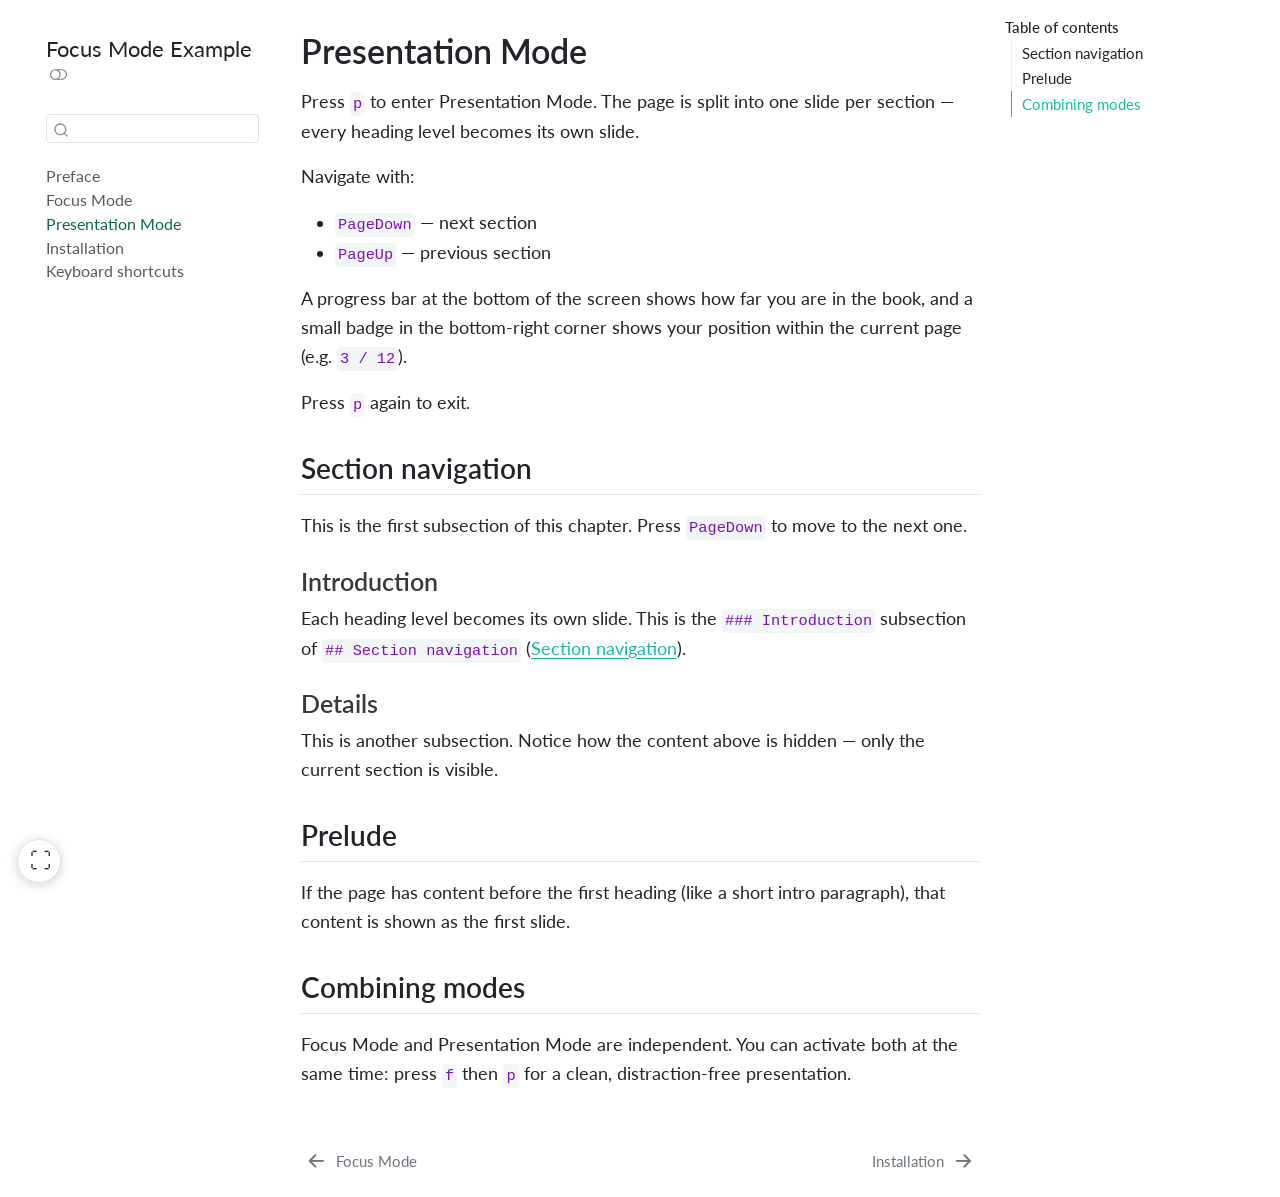
<file: _book/chapter-02.html>
<!DOCTYPE html>
<html xmlns="http://www.w3.org/1999/xhtml" lang="en" xml:lang="en"><head>

<meta charset="utf-8">
<meta name="generator" content="quarto-1.8.26">

<meta name="viewport" content="width=device-width, initial-scale=1.0, user-scalable=yes">


<title>Presentation Mode – Focus Mode Example</title>
<style>
code{white-space: pre-wrap;}
span.smallcaps{font-variant: small-caps;}
div.columns{display: flex; gap: min(4vw, 1.5em);}
div.column{flex: auto; overflow-x: auto;}
div.hanging-indent{margin-left: 1.5em; text-indent: -1.5em;}
ul.task-list{list-style: none;}
ul.task-list li input[type="checkbox"] {
  width: 0.8em;
  margin: 0 0.8em 0.2em -1em; /* quarto-specific, see https://github.com/quarto-dev/quarto-cli/issues/4556 */ 
  vertical-align: middle;
}
</style>


<script src="site_libs/quarto-nav/quarto-nav.js"></script>
<script src="site_libs/quarto-nav/headroom.min.js"></script>
<script src="site_libs/clipboard/clipboard.min.js"></script>
<script src="site_libs/quarto-search/autocomplete.umd.js"></script>
<script src="site_libs/quarto-search/fuse.min.js"></script>
<script src="site_libs/quarto-search/quarto-search.js"></script>
<meta name="quarto:offset" content="./">
<link href="./chapter-03.html" rel="next">
<link href="./chapter-01.html" rel="prev">
<script src="site_libs/quarto-html/quarto.js" type="module"></script>
<script src="site_libs/quarto-html/tabsets/tabsets.js" type="module"></script>
<script src="site_libs/quarto-html/axe/axe-check.js" type="module"></script>
<script src="site_libs/quarto-html/popper.min.js"></script>
<script src="site_libs/quarto-html/tippy.umd.min.js"></script>
<script src="site_libs/quarto-html/anchor.min.js"></script>
<link href="site_libs/quarto-html/tippy.css" rel="stylesheet">
<link href="site_libs/quarto-html/quarto-syntax-highlighting-587c61ba64f3a5504c4d52d930310e48.css" rel="stylesheet" class="quarto-color-scheme" id="quarto-text-highlighting-styles">
<link href="site_libs/quarto-html/quarto-syntax-highlighting-dark-b758ccaa5987ceb1b75504551e579abf.css" rel="stylesheet" class="quarto-color-scheme quarto-color-alternate" id="quarto-text-highlighting-styles">
<link href="site_libs/quarto-html/quarto-syntax-highlighting-587c61ba64f3a5504c4d52d930310e48.css" rel="stylesheet" class="quarto-color-scheme-extra" id="quarto-text-highlighting-styles">
<script src="site_libs/bootstrap/bootstrap.min.js"></script>
<link href="site_libs/bootstrap/bootstrap-icons.css" rel="stylesheet">
<link href="site_libs/bootstrap/bootstrap-2641b481724464e61c86985d8c912b6f.min.css" rel="stylesheet" append-hash="true" class="quarto-color-scheme" id="quarto-bootstrap" data-mode="light">
<link href="site_libs/bootstrap/bootstrap-dark-4c6d65c679321d81af7ec8b61b1d5a24.min.css" rel="stylesheet" append-hash="true" class="quarto-color-scheme quarto-color-alternate" id="quarto-bootstrap" data-mode="dark">
<link href="site_libs/bootstrap/bootstrap-2641b481724464e61c86985d8c912b6f.min.css" rel="stylesheet" append-hash="true" class="quarto-color-scheme-extra" id="quarto-bootstrap" data-mode="light">
<script src="site_libs/quarto-contrib/focus-mode-1.0.0/focus-mode.js"></script>
<link href="site_libs/quarto-contrib/focus-mode-1.0.0/focus-mode.css" rel="stylesheet">
<script id="quarto-search-options" type="application/json">{
  "location": "sidebar",
  "copy-button": false,
  "collapse-after": 3,
  "panel-placement": "start",
  "type": "textbox",
  "limit": 50,
  "keyboard-shortcut": [
    "f",
    "/",
    "s"
  ],
  "show-item-context": false,
  "language": {
    "search-no-results-text": "No results",
    "search-matching-documents-text": "matching documents",
    "search-copy-link-title": "Copy link to search",
    "search-hide-matches-text": "Hide additional matches",
    "search-more-match-text": "more match in this document",
    "search-more-matches-text": "more matches in this document",
    "search-clear-button-title": "Clear",
    "search-text-placeholder": "",
    "search-detached-cancel-button-title": "Cancel",
    "search-submit-button-title": "Submit",
    "search-label": "Search"
  }
}</script>


</head>

<body class="nav-sidebar floating quarto-light"><script id="quarto-html-before-body" type="application/javascript">
    const toggleBodyColorMode = (bsSheetEl) => {
      const mode = bsSheetEl.getAttribute("data-mode");
      const bodyEl = window.document.querySelector("body");
      if (mode === "dark") {
        bodyEl.classList.add("quarto-dark");
        bodyEl.classList.remove("quarto-light");
      } else {
        bodyEl.classList.add("quarto-light");
        bodyEl.classList.remove("quarto-dark");
      }
    }
    const toggleBodyColorPrimary = () => {
      const bsSheetEl = window.document.querySelector("link#quarto-bootstrap:not([rel=disabled-stylesheet])");
      if (bsSheetEl) {
        toggleBodyColorMode(bsSheetEl);
      }
    }
    const setColorSchemeToggle = (alternate) => {
      const toggles = window.document.querySelectorAll('.quarto-color-scheme-toggle');
      for (let i=0; i < toggles.length; i++) {
        const toggle = toggles[i];
        if (toggle) {
          if (alternate) {
            toggle.classList.add("alternate");
          } else {
            toggle.classList.remove("alternate");
          }
        }
      }
    };
    const toggleColorMode = (alternate) => {
      // Switch the stylesheets
      const primaryStylesheets = window.document.querySelectorAll('link.quarto-color-scheme:not(.quarto-color-alternate)');
      const alternateStylesheets = window.document.querySelectorAll('link.quarto-color-scheme.quarto-color-alternate');
      manageTransitions('#quarto-margin-sidebar .nav-link', false);
      if (alternate) {
        // note: dark is layered on light, we don't disable primary!
        enableStylesheet(alternateStylesheets);
        for (const sheetNode of alternateStylesheets) {
          if (sheetNode.id === "quarto-bootstrap") {
            toggleBodyColorMode(sheetNode);
          }
        }
      } else {
        disableStylesheet(alternateStylesheets);
        enableStylesheet(primaryStylesheets)
        toggleBodyColorPrimary();
      }
      manageTransitions('#quarto-margin-sidebar .nav-link', true);
      // Switch the toggles
      setColorSchemeToggle(alternate)
      // Hack to workaround the fact that safari doesn't
      // properly recolor the scrollbar when toggling (#1455)
      if (navigator.userAgent.indexOf('Safari') > 0 && navigator.userAgent.indexOf('Chrome') == -1) {
        manageTransitions("body", false);
        window.scrollTo(0, 1);
        setTimeout(() => {
          window.scrollTo(0, 0);
          manageTransitions("body", true);
        }, 40);
      }
    }
    const disableStylesheet = (stylesheets) => {
      for (let i=0; i < stylesheets.length; i++) {
        const stylesheet = stylesheets[i];
        stylesheet.rel = 'disabled-stylesheet';
      }
    }
    const enableStylesheet = (stylesheets) => {
      for (let i=0; i < stylesheets.length; i++) {
        const stylesheet = stylesheets[i];
        if(stylesheet.rel !== 'stylesheet') { // for Chrome, which will still FOUC without this check
          stylesheet.rel = 'stylesheet';
        }
      }
    }
    const manageTransitions = (selector, allowTransitions) => {
      const els = window.document.querySelectorAll(selector);
      for (let i=0; i < els.length; i++) {
        const el = els[i];
        if (allowTransitions) {
          el.classList.remove('notransition');
        } else {
          el.classList.add('notransition');
        }
      }
    }
    const isFileUrl = () => {
      return window.location.protocol === 'file:';
    }
    const hasAlternateSentinel = () => {
      let styleSentinel = getColorSchemeSentinel();
      if (styleSentinel !== null) {
        return styleSentinel === "alternate";
      } else {
        return false;
      }
    }
    const setStyleSentinel = (alternate) => {
      const value = alternate ? "alternate" : "default";
      if (!isFileUrl()) {
        window.localStorage.setItem("quarto-color-scheme", value);
      } else {
        localAlternateSentinel = value;
      }
    }
    const getColorSchemeSentinel = () => {
      if (!isFileUrl()) {
        const storageValue = window.localStorage.getItem("quarto-color-scheme");
        return storageValue != null ? storageValue : localAlternateSentinel;
      } else {
        return localAlternateSentinel;
      }
    }
    const toggleGiscusIfUsed = (isAlternate, darkModeDefault) => {
      const baseTheme = document.querySelector('#giscus-base-theme')?.value ?? 'light';
      const alternateTheme = document.querySelector('#giscus-alt-theme')?.value ?? 'dark';
      let newTheme = '';
      if(authorPrefersDark) {
        newTheme = isAlternate ? baseTheme : alternateTheme;
      } else {
        newTheme = isAlternate ? alternateTheme : baseTheme;
      }
      const changeGiscusTheme = () => {
        // From: https://github.com/giscus/giscus/issues/336
        const sendMessage = (message) => {
          const iframe = document.querySelector('iframe.giscus-frame');
          if (!iframe) return;
          iframe.contentWindow.postMessage({ giscus: message }, 'https://giscus.app');
        }
        sendMessage({
          setConfig: {
            theme: newTheme
          }
        });
      }
      const isGiscussLoaded = window.document.querySelector('iframe.giscus-frame') !== null;
      if (isGiscussLoaded) {
        changeGiscusTheme();
      }
    };
    const authorPrefersDark = false;
    const darkModeDefault = authorPrefersDark;
      document.querySelector('link#quarto-text-highlighting-styles.quarto-color-scheme-extra').rel = 'disabled-stylesheet';
      document.querySelector('link#quarto-bootstrap.quarto-color-scheme-extra').rel = 'disabled-stylesheet';
    let localAlternateSentinel = darkModeDefault ? 'alternate' : 'default';
    // Dark / light mode switch
    window.quartoToggleColorScheme = () => {
      // Read the current dark / light value
      let toAlternate = !hasAlternateSentinel();
      toggleColorMode(toAlternate);
      setStyleSentinel(toAlternate);
      toggleGiscusIfUsed(toAlternate, darkModeDefault);
      window.dispatchEvent(new Event('resize'));
    };
    // Switch to dark mode if need be
    if (hasAlternateSentinel()) {
      toggleColorMode(true);
    } else {
      toggleColorMode(false);
    }
  </script>

<div id="quarto-search-results"></div>
  <header id="quarto-header" class="headroom fixed-top">
  <nav class="quarto-secondary-nav">
    <div class="container-fluid d-flex">
      <button type="button" class="quarto-btn-toggle btn" data-bs-toggle="collapse" role="button" data-bs-target=".quarto-sidebar-collapse-item" aria-controls="quarto-sidebar" aria-expanded="false" aria-label="Toggle sidebar navigation" onclick="if (window.quartoToggleHeadroom) { window.quartoToggleHeadroom(); }">
        <i class="bi bi-layout-text-sidebar-reverse"></i>
      </button>
        <nav class="quarto-page-breadcrumbs" aria-label="breadcrumb"><ol class="breadcrumb"><li class="breadcrumb-item"><a href="./chapter-02.html"><span class="chapter-title">Presentation Mode</span></a></li></ol></nav>
        <a class="flex-grow-1" role="navigation" data-bs-toggle="collapse" data-bs-target=".quarto-sidebar-collapse-item" aria-controls="quarto-sidebar" aria-expanded="false" aria-label="Toggle sidebar navigation" onclick="if (window.quartoToggleHeadroom) { window.quartoToggleHeadroom(); }">      
        </a>
      <button type="button" class="btn quarto-search-button" aria-label="Search" onclick="window.quartoOpenSearch();">
        <i class="bi bi-search"></i>
      </button>
    </div>
  </nav>
</header>
<!-- content -->
<div id="quarto-content" class="quarto-container page-columns page-rows-contents page-layout-article">
<!-- sidebar -->
  <nav id="quarto-sidebar" class="sidebar collapse collapse-horizontal quarto-sidebar-collapse-item sidebar-navigation floating overflow-auto">
    <div class="pt-lg-2 mt-2 text-left sidebar-header">
    <div class="sidebar-title mb-0 py-0">
      <a href="./">Focus Mode Example</a> 
        <div class="sidebar-tools-main">
  <a href="" class="quarto-color-scheme-toggle quarto-navigation-tool  px-1" onclick="window.quartoToggleColorScheme(); return false;" title="Toggle dark mode"><i class="bi"></i></a>
</div>
    </div>
      </div>
        <div class="mt-2 flex-shrink-0 align-items-center">
        <div class="sidebar-search">
        <div id="quarto-search" class="" title="Search"></div>
        </div>
        </div>
    <div class="sidebar-menu-container"> 
    <ul class="list-unstyled mt-1">
        <li class="sidebar-item">
  <div class="sidebar-item-container"> 
  <a href="./index.html" class="sidebar-item-text sidebar-link"><span class="chapter-title">Preface</span></a>
  </div>
</li>
        <li class="sidebar-item">
  <div class="sidebar-item-container"> 
  <a href="./chapter-01.html" class="sidebar-item-text sidebar-link"><span class="chapter-title">Focus Mode</span></a>
  </div>
</li>
        <li class="sidebar-item">
  <div class="sidebar-item-container"> 
  <a href="./chapter-02.html" class="sidebar-item-text sidebar-link active"><span class="chapter-title">Presentation Mode</span></a>
  </div>
</li>
        <li class="sidebar-item">
  <div class="sidebar-item-container"> 
  <a href="./chapter-03.html" class="sidebar-item-text sidebar-link"><span class="chapter-title">Installation</span></a>
  </div>
</li>
        <li class="sidebar-item">
  <div class="sidebar-item-container"> 
  <a href="./chapter-04.html" class="sidebar-item-text sidebar-link"><span class="chapter-title">Keyboard shortcuts</span></a>
  </div>
</li>
    </ul>
    </div>
</nav>
<div id="quarto-sidebar-glass" class="quarto-sidebar-collapse-item" data-bs-toggle="collapse" data-bs-target=".quarto-sidebar-collapse-item"></div>
<!-- margin-sidebar -->
    <div id="quarto-margin-sidebar" class="sidebar margin-sidebar">
        <nav id="TOC" role="doc-toc" class="toc-active">
    <h2 id="toc-title">Table of contents</h2>
   
  <ul>
  <li><a href="#sec-section-navigation" id="toc-sec-section-navigation" class="nav-link active" data-scroll-target="#sec-section-navigation">Section navigation</a>
  <ul class="collapse">
  <li><a href="#introduction" id="toc-introduction" class="nav-link" data-scroll-target="#introduction">Introduction</a></li>
  <li><a href="#details" id="toc-details" class="nav-link" data-scroll-target="#details">Details</a></li>
  </ul></li>
  <li><a href="#prelude" id="toc-prelude" class="nav-link" data-scroll-target="#prelude">Prelude</a></li>
  <li><a href="#combining-modes" id="toc-combining-modes" class="nav-link" data-scroll-target="#combining-modes">Combining modes</a></li>
  </ul>
</nav>
    </div>
<!-- main -->
<main class="content" id="quarto-document-content">


<header id="title-block-header" class="quarto-title-block default">
<div class="quarto-title">
<h1 class="title"><span class="chapter-title">Presentation Mode</span></h1>
</div>



<div class="quarto-title-meta">

    
  
    
  </div>
  


</header>


<p>Press <code>p</code> to enter Presentation Mode. The page is split into one slide per section — every heading level becomes its own slide.</p>
<p>Navigate with:</p>
<ul>
<li><code>PageDown</code> — next section</li>
<li><code>PageUp</code> — previous section</li>
</ul>
<p>A progress bar at the bottom of the screen shows how far you are in the book, and a small badge in the bottom-right corner shows your position within the current page (e.g.&nbsp;<code>3 / 12</code>).</p>
<p>Press <code>p</code> again to exit.</p>
<section id="sec-section-navigation" class="level2">
<h2 class="anchored" data-anchor-id="sec-section-navigation">Section navigation</h2>
<p>This is the first subsection of this chapter. Press <code>PageDown</code> to move to the next one.</p>
<section id="introduction" class="level3">
<h3 class="anchored" data-anchor-id="introduction">Introduction</h3>
<p>Each heading level becomes its own slide. This is the <code>### Introduction</code> subsection of <code>## Section navigation</code> (<a href="#sec-section-navigation" class="quarto-xref"><span>Section navigation</span></a>).</p>
</section>
<section id="details" class="level3">
<h3 class="anchored" data-anchor-id="details">Details</h3>
<p>This is another subsection. Notice how the content above is hidden — only the current section is visible.</p>
</section>
</section>
<section id="prelude" class="level2">
<h2 class="anchored" data-anchor-id="prelude">Prelude</h2>
<p>If the page has content before the first heading (like a short intro paragraph), that content is shown as the first slide.</p>
</section>
<section id="combining-modes" class="level2">
<h2 class="anchored" data-anchor-id="combining-modes">Combining modes</h2>
<p>Focus Mode and Presentation Mode are independent. You can activate both at the same time: press <code>f</code> then <code>p</code> for a clean, distraction-free presentation.</p>


</section>

</main> <!-- /main -->
<script id="quarto-html-after-body" type="application/javascript">
  window.document.addEventListener("DOMContentLoaded", function (event) {
    // Ensure there is a toggle, if there isn't float one in the top right
    if (window.document.querySelector('.quarto-color-scheme-toggle') === null) {
      const a = window.document.createElement('a');
      a.classList.add('top-right');
      a.classList.add('quarto-color-scheme-toggle');
      a.href = "";
      a.onclick = function() { try { window.quartoToggleColorScheme(); } catch {} return false; };
      const i = window.document.createElement("i");
      i.classList.add('bi');
      a.appendChild(i);
      window.document.body.appendChild(a);
    }
    setColorSchemeToggle(hasAlternateSentinel())
    const icon = "";
    const anchorJS = new window.AnchorJS();
    anchorJS.options = {
      placement: 'right',
      icon: icon
    };
    anchorJS.add('.anchored');
    const isCodeAnnotation = (el) => {
      for (const clz of el.classList) {
        if (clz.startsWith('code-annotation-')) {                     
          return true;
        }
      }
      return false;
    }
    const onCopySuccess = function(e) {
      // button target
      const button = e.trigger;
      // don't keep focus
      button.blur();
      // flash "checked"
      button.classList.add('code-copy-button-checked');
      var currentTitle = button.getAttribute("title");
      button.setAttribute("title", "Copied!");
      let tooltip;
      if (window.bootstrap) {
        button.setAttribute("data-bs-toggle", "tooltip");
        button.setAttribute("data-bs-placement", "left");
        button.setAttribute("data-bs-title", "Copied!");
        tooltip = new bootstrap.Tooltip(button, 
          { trigger: "manual", 
            customClass: "code-copy-button-tooltip",
            offset: [0, -8]});
        tooltip.show();    
      }
      setTimeout(function() {
        if (tooltip) {
          tooltip.hide();
          button.removeAttribute("data-bs-title");
          button.removeAttribute("data-bs-toggle");
          button.removeAttribute("data-bs-placement");
        }
        button.setAttribute("title", currentTitle);
        button.classList.remove('code-copy-button-checked');
      }, 1000);
      // clear code selection
      e.clearSelection();
    }
    const getTextToCopy = function(trigger) {
      const outerScaffold = trigger.parentElement.cloneNode(true);
      const codeEl = outerScaffold.querySelector('code');
      for (const childEl of codeEl.children) {
        if (isCodeAnnotation(childEl)) {
          childEl.remove();
        }
      }
      return codeEl.innerText;
    }
    const clipboard = new window.ClipboardJS('.code-copy-button:not([data-in-quarto-modal])', {
      text: getTextToCopy
    });
    clipboard.on('success', onCopySuccess);
    if (window.document.getElementById('quarto-embedded-source-code-modal')) {
      const clipboardModal = new window.ClipboardJS('.code-copy-button[data-in-quarto-modal]', {
        text: getTextToCopy,
        container: window.document.getElementById('quarto-embedded-source-code-modal')
      });
      clipboardModal.on('success', onCopySuccess);
    }
      var localhostRegex = new RegExp(/^(?:http|https):\/\/localhost\:?[0-9]*\//);
      var mailtoRegex = new RegExp(/^mailto:/);
        var filterRegex = new RegExp('/' + window.location.host + '/');
      var isInternal = (href) => {
          return filterRegex.test(href) || localhostRegex.test(href) || mailtoRegex.test(href);
      }
      // Inspect non-navigation links and adorn them if external
     var links = window.document.querySelectorAll('a[href]:not(.nav-link):not(.navbar-brand):not(.toc-action):not(.sidebar-link):not(.sidebar-item-toggle):not(.pagination-link):not(.no-external):not([aria-hidden]):not(.dropdown-item):not(.quarto-navigation-tool):not(.about-link)');
      for (var i=0; i<links.length; i++) {
        const link = links[i];
        if (!isInternal(link.href)) {
          // undo the damage that might have been done by quarto-nav.js in the case of
          // links that we want to consider external
          if (link.dataset.originalHref !== undefined) {
            link.href = link.dataset.originalHref;
          }
        }
      }
    function tippyHover(el, contentFn, onTriggerFn, onUntriggerFn) {
      const config = {
        allowHTML: true,
        maxWidth: 500,
        delay: 100,
        arrow: false,
        appendTo: function(el) {
            return el.parentElement;
        },
        interactive: true,
        interactiveBorder: 10,
        theme: 'quarto',
        placement: 'bottom-start',
      };
      if (contentFn) {
        config.content = contentFn;
      }
      if (onTriggerFn) {
        config.onTrigger = onTriggerFn;
      }
      if (onUntriggerFn) {
        config.onUntrigger = onUntriggerFn;
      }
      window.tippy(el, config); 
    }
    const noterefs = window.document.querySelectorAll('a[role="doc-noteref"]');
    for (var i=0; i<noterefs.length; i++) {
      const ref = noterefs[i];
      tippyHover(ref, function() {
        // use id or data attribute instead here
        let href = ref.getAttribute('data-footnote-href') || ref.getAttribute('href');
        try { href = new URL(href).hash; } catch {}
        const id = href.replace(/^#\/?/, "");
        const note = window.document.getElementById(id);
        if (note) {
          return note.innerHTML;
        } else {
          return "";
        }
      });
    }
    const xrefs = window.document.querySelectorAll('a.quarto-xref');
    const processXRef = (id, note) => {
      // Strip column container classes
      const stripColumnClz = (el) => {
        el.classList.remove("page-full", "page-columns");
        if (el.children) {
          for (const child of el.children) {
            stripColumnClz(child);
          }
        }
      }
      stripColumnClz(note)
      if (id === null || id.startsWith('sec-')) {
        // Special case sections, only their first couple elements
        const container = document.createElement("div");
        if (note.children && note.children.length > 2) {
          container.appendChild(note.children[0].cloneNode(true));
          for (let i = 1; i < note.children.length; i++) {
            const child = note.children[i];
            if (child.tagName === "P" && child.innerText === "") {
              continue;
            } else {
              container.appendChild(child.cloneNode(true));
              break;
            }
          }
          if (window.Quarto?.typesetMath) {
            window.Quarto.typesetMath(container);
          }
          return container.innerHTML
        } else {
          if (window.Quarto?.typesetMath) {
            window.Quarto.typesetMath(note);
          }
          return note.innerHTML;
        }
      } else {
        // Remove any anchor links if they are present
        const anchorLink = note.querySelector('a.anchorjs-link');
        if (anchorLink) {
          anchorLink.remove();
        }
        if (window.Quarto?.typesetMath) {
          window.Quarto.typesetMath(note);
        }
        if (note.classList.contains("callout")) {
          return note.outerHTML;
        } else {
          return note.innerHTML;
        }
      }
    }
    for (var i=0; i<xrefs.length; i++) {
      const xref = xrefs[i];
      tippyHover(xref, undefined, function(instance) {
        instance.disable();
        let url = xref.getAttribute('href');
        let hash = undefined; 
        if (url.startsWith('#')) {
          hash = url;
        } else {
          try { hash = new URL(url).hash; } catch {}
        }
        if (hash) {
          const id = hash.replace(/^#\/?/, "");
          const note = window.document.getElementById(id);
          if (note !== null) {
            try {
              const html = processXRef(id, note.cloneNode(true));
              instance.setContent(html);
            } finally {
              instance.enable();
              instance.show();
            }
          } else {
            // See if we can fetch this
            fetch(url.split('#')[0])
            .then(res => res.text())
            .then(html => {
              const parser = new DOMParser();
              const htmlDoc = parser.parseFromString(html, "text/html");
              const note = htmlDoc.getElementById(id);
              if (note !== null) {
                const html = processXRef(id, note);
                instance.setContent(html);
              } 
            }).finally(() => {
              instance.enable();
              instance.show();
            });
          }
        } else {
          // See if we can fetch a full url (with no hash to target)
          // This is a special case and we should probably do some content thinning / targeting
          fetch(url)
          .then(res => res.text())
          .then(html => {
            const parser = new DOMParser();
            const htmlDoc = parser.parseFromString(html, "text/html");
            const note = htmlDoc.querySelector('main.content');
            if (note !== null) {
              // This should only happen for chapter cross references
              // (since there is no id in the URL)
              // remove the first header
              if (note.children.length > 0 && note.children[0].tagName === "HEADER") {
                note.children[0].remove();
              }
              const html = processXRef(null, note);
              instance.setContent(html);
            } 
          }).finally(() => {
            instance.enable();
            instance.show();
          });
        }
      }, function(instance) {
      });
    }
        let selectedAnnoteEl;
        const selectorForAnnotation = ( cell, annotation) => {
          let cellAttr = 'data-code-cell="' + cell + '"';
          let lineAttr = 'data-code-annotation="' +  annotation + '"';
          const selector = 'span[' + cellAttr + '][' + lineAttr + ']';
          return selector;
        }
        const selectCodeLines = (annoteEl) => {
          const doc = window.document;
          const targetCell = annoteEl.getAttribute("data-target-cell");
          const targetAnnotation = annoteEl.getAttribute("data-target-annotation");
          const annoteSpan = window.document.querySelector(selectorForAnnotation(targetCell, targetAnnotation));
          const lines = annoteSpan.getAttribute("data-code-lines").split(",");
          const lineIds = lines.map((line) => {
            return targetCell + "-" + line;
          })
          let top = null;
          let height = null;
          let parent = null;
          if (lineIds.length > 0) {
              //compute the position of the single el (top and bottom and make a div)
              const el = window.document.getElementById(lineIds[0]);
              top = el.offsetTop;
              height = el.offsetHeight;
              parent = el.parentElement.parentElement;
            if (lineIds.length > 1) {
              const lastEl = window.document.getElementById(lineIds[lineIds.length - 1]);
              const bottom = lastEl.offsetTop + lastEl.offsetHeight;
              height = bottom - top;
            }
            if (top !== null && height !== null && parent !== null) {
              // cook up a div (if necessary) and position it 
              let div = window.document.getElementById("code-annotation-line-highlight");
              if (div === null) {
                div = window.document.createElement("div");
                div.setAttribute("id", "code-annotation-line-highlight");
                div.style.position = 'absolute';
                parent.appendChild(div);
              }
              div.style.top = top - 2 + "px";
              div.style.height = height + 4 + "px";
              div.style.left = 0;
              let gutterDiv = window.document.getElementById("code-annotation-line-highlight-gutter");
              if (gutterDiv === null) {
                gutterDiv = window.document.createElement("div");
                gutterDiv.setAttribute("id", "code-annotation-line-highlight-gutter");
                gutterDiv.style.position = 'absolute';
                const codeCell = window.document.getElementById(targetCell);
                const gutter = codeCell.querySelector('.code-annotation-gutter');
                gutter.appendChild(gutterDiv);
              }
              gutterDiv.style.top = top - 2 + "px";
              gutterDiv.style.height = height + 4 + "px";
            }
            selectedAnnoteEl = annoteEl;
          }
        };
        const unselectCodeLines = () => {
          const elementsIds = ["code-annotation-line-highlight", "code-annotation-line-highlight-gutter"];
          elementsIds.forEach((elId) => {
            const div = window.document.getElementById(elId);
            if (div) {
              div.remove();
            }
          });
          selectedAnnoteEl = undefined;
        };
          // Handle positioning of the toggle
      window.addEventListener(
        "resize",
        throttle(() => {
          elRect = undefined;
          if (selectedAnnoteEl) {
            selectCodeLines(selectedAnnoteEl);
          }
        }, 10)
      );
      function throttle(fn, ms) {
      let throttle = false;
      let timer;
        return (...args) => {
          if(!throttle) { // first call gets through
              fn.apply(this, args);
              throttle = true;
          } else { // all the others get throttled
              if(timer) clearTimeout(timer); // cancel #2
              timer = setTimeout(() => {
                fn.apply(this, args);
                timer = throttle = false;
              }, ms);
          }
        };
      }
        // Attach click handler to the DT
        const annoteDls = window.document.querySelectorAll('dt[data-target-cell]');
        for (const annoteDlNode of annoteDls) {
          annoteDlNode.addEventListener('click', (event) => {
            const clickedEl = event.target;
            if (clickedEl !== selectedAnnoteEl) {
              unselectCodeLines();
              const activeEl = window.document.querySelector('dt[data-target-cell].code-annotation-active');
              if (activeEl) {
                activeEl.classList.remove('code-annotation-active');
              }
              selectCodeLines(clickedEl);
              clickedEl.classList.add('code-annotation-active');
            } else {
              // Unselect the line
              unselectCodeLines();
              clickedEl.classList.remove('code-annotation-active');
            }
          });
        }
    const findCites = (el) => {
      const parentEl = el.parentElement;
      if (parentEl) {
        const cites = parentEl.dataset.cites;
        if (cites) {
          return {
            el,
            cites: cites.split(' ')
          };
        } else {
          return findCites(el.parentElement)
        }
      } else {
        return undefined;
      }
    };
    var bibliorefs = window.document.querySelectorAll('a[role="doc-biblioref"]');
    for (var i=0; i<bibliorefs.length; i++) {
      const ref = bibliorefs[i];
      const citeInfo = findCites(ref);
      if (citeInfo) {
        tippyHover(citeInfo.el, function() {
          var popup = window.document.createElement('div');
          citeInfo.cites.forEach(function(cite) {
            var citeDiv = window.document.createElement('div');
            citeDiv.classList.add('hanging-indent');
            citeDiv.classList.add('csl-entry');
            var biblioDiv = window.document.getElementById('ref-' + cite);
            if (biblioDiv) {
              citeDiv.innerHTML = biblioDiv.innerHTML;
            }
            popup.appendChild(citeDiv);
          });
          return popup.innerHTML;
        });
      }
    }
  });
  </script>
<nav class="page-navigation">
  <div class="nav-page nav-page-previous">
      <a href="./chapter-01.html" class="pagination-link" aria-label="Focus Mode">
        <i class="bi bi-arrow-left-short"></i> <span class="nav-page-text"><span class="chapter-title">Focus Mode</span></span>
      </a>          
  </div>
  <div class="nav-page nav-page-next">
      <a href="./chapter-03.html" class="pagination-link" aria-label="Installation">
        <span class="nav-page-text"><span class="chapter-title">Installation</span></span> <i class="bi bi-arrow-right-short"></i>
      </a>
  </div>
</nav>
</div> <!-- /content -->
<button id="book-focus-toggle" aria-label="Focus Mode" type="button">
  <span id="book-focus-icon" aria-hidden="true">⛶</span>
  <span id="book-focus-label">Focus Mode</span>
</button>

<div id="book-pres-progress"></div>

<div id="book-pres-indicator" aria-live="polite">
  <span id="book-pres-counter"></span>
</div>




</body></html>
</file>
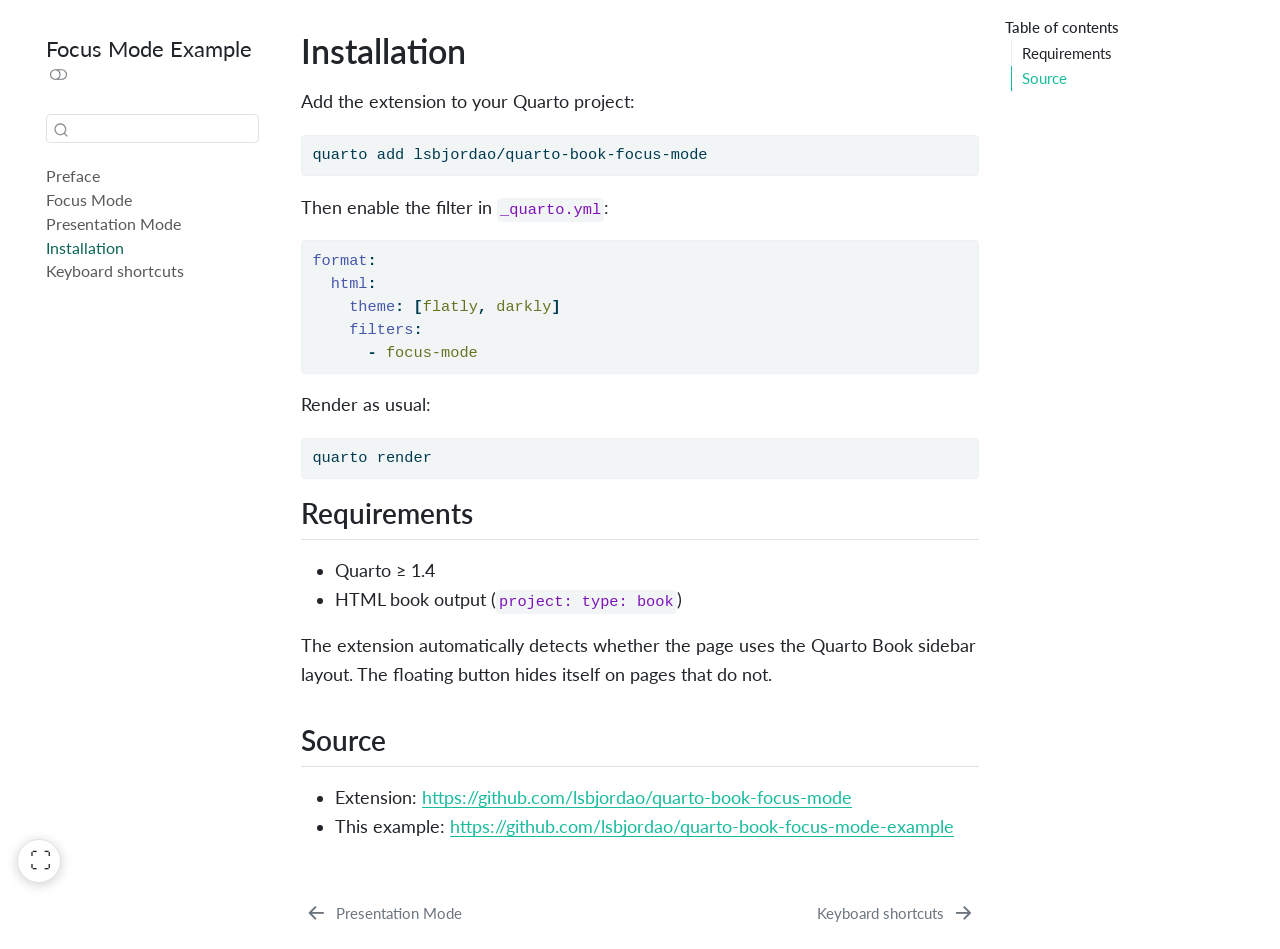
<file: _book/chapter-03.html>
<!DOCTYPE html>
<html xmlns="http://www.w3.org/1999/xhtml" lang="en" xml:lang="en"><head>

<meta charset="utf-8">
<meta name="generator" content="quarto-1.8.26">

<meta name="viewport" content="width=device-width, initial-scale=1.0, user-scalable=yes">


<title>Installation – Focus Mode Example</title>
<style>
code{white-space: pre-wrap;}
span.smallcaps{font-variant: small-caps;}
div.columns{display: flex; gap: min(4vw, 1.5em);}
div.column{flex: auto; overflow-x: auto;}
div.hanging-indent{margin-left: 1.5em; text-indent: -1.5em;}
ul.task-list{list-style: none;}
ul.task-list li input[type="checkbox"] {
  width: 0.8em;
  margin: 0 0.8em 0.2em -1em; /* quarto-specific, see https://github.com/quarto-dev/quarto-cli/issues/4556 */ 
  vertical-align: middle;
}
/* CSS for syntax highlighting */
html { -webkit-text-size-adjust: 100%; }
pre > code.sourceCode { white-space: pre; position: relative; }
pre > code.sourceCode > span { display: inline-block; line-height: 1.25; }
pre > code.sourceCode > span:empty { height: 1.2em; }
.sourceCode { overflow: visible; }
code.sourceCode > span { color: inherit; text-decoration: inherit; }
div.sourceCode { margin: 1em 0; }
pre.sourceCode { margin: 0; }
@media screen {
div.sourceCode { overflow: auto; }
}
@media print {
pre > code.sourceCode { white-space: pre-wrap; }
pre > code.sourceCode > span { text-indent: -5em; padding-left: 5em; }
}
pre.numberSource code
  { counter-reset: source-line 0; }
pre.numberSource code > span
  { position: relative; left: -4em; counter-increment: source-line; }
pre.numberSource code > span > a:first-child::before
  { content: counter(source-line);
    position: relative; left: -1em; text-align: right; vertical-align: baseline;
    border: none; display: inline-block;
    -webkit-touch-callout: none; -webkit-user-select: none;
    -khtml-user-select: none; -moz-user-select: none;
    -ms-user-select: none; user-select: none;
    padding: 0 4px; width: 4em;
  }
pre.numberSource { margin-left: 3em;  padding-left: 4px; }
div.sourceCode
  {   }
@media screen {
pre > code.sourceCode > span > a:first-child::before { text-decoration: underline; }
}
</style>


<script src="site_libs/quarto-nav/quarto-nav.js"></script>
<script src="site_libs/quarto-nav/headroom.min.js"></script>
<script src="site_libs/clipboard/clipboard.min.js"></script>
<script src="site_libs/quarto-search/autocomplete.umd.js"></script>
<script src="site_libs/quarto-search/fuse.min.js"></script>
<script src="site_libs/quarto-search/quarto-search.js"></script>
<meta name="quarto:offset" content="./">
<link href="./chapter-04.html" rel="next">
<link href="./chapter-02.html" rel="prev">
<script src="site_libs/quarto-html/quarto.js" type="module"></script>
<script src="site_libs/quarto-html/tabsets/tabsets.js" type="module"></script>
<script src="site_libs/quarto-html/axe/axe-check.js" type="module"></script>
<script src="site_libs/quarto-html/popper.min.js"></script>
<script src="site_libs/quarto-html/tippy.umd.min.js"></script>
<script src="site_libs/quarto-html/anchor.min.js"></script>
<link href="site_libs/quarto-html/tippy.css" rel="stylesheet">
<link href="site_libs/quarto-html/quarto-syntax-highlighting-587c61ba64f3a5504c4d52d930310e48.css" rel="stylesheet" class="quarto-color-scheme" id="quarto-text-highlighting-styles">
<link href="site_libs/quarto-html/quarto-syntax-highlighting-dark-b758ccaa5987ceb1b75504551e579abf.css" rel="stylesheet" class="quarto-color-scheme quarto-color-alternate" id="quarto-text-highlighting-styles">
<link href="site_libs/quarto-html/quarto-syntax-highlighting-587c61ba64f3a5504c4d52d930310e48.css" rel="stylesheet" class="quarto-color-scheme-extra" id="quarto-text-highlighting-styles">
<script src="site_libs/bootstrap/bootstrap.min.js"></script>
<link href="site_libs/bootstrap/bootstrap-icons.css" rel="stylesheet">
<link href="site_libs/bootstrap/bootstrap-2641b481724464e61c86985d8c912b6f.min.css" rel="stylesheet" append-hash="true" class="quarto-color-scheme" id="quarto-bootstrap" data-mode="light">
<link href="site_libs/bootstrap/bootstrap-dark-4c6d65c679321d81af7ec8b61b1d5a24.min.css" rel="stylesheet" append-hash="true" class="quarto-color-scheme quarto-color-alternate" id="quarto-bootstrap" data-mode="dark">
<link href="site_libs/bootstrap/bootstrap-2641b481724464e61c86985d8c912b6f.min.css" rel="stylesheet" append-hash="true" class="quarto-color-scheme-extra" id="quarto-bootstrap" data-mode="light">
<script src="site_libs/quarto-contrib/focus-mode-1.0.0/focus-mode.js"></script>
<link href="site_libs/quarto-contrib/focus-mode-1.0.0/focus-mode.css" rel="stylesheet">
<script id="quarto-search-options" type="application/json">{
  "location": "sidebar",
  "copy-button": false,
  "collapse-after": 3,
  "panel-placement": "start",
  "type": "textbox",
  "limit": 50,
  "keyboard-shortcut": [
    "f",
    "/",
    "s"
  ],
  "show-item-context": false,
  "language": {
    "search-no-results-text": "No results",
    "search-matching-documents-text": "matching documents",
    "search-copy-link-title": "Copy link to search",
    "search-hide-matches-text": "Hide additional matches",
    "search-more-match-text": "more match in this document",
    "search-more-matches-text": "more matches in this document",
    "search-clear-button-title": "Clear",
    "search-text-placeholder": "",
    "search-detached-cancel-button-title": "Cancel",
    "search-submit-button-title": "Submit",
    "search-label": "Search"
  }
}</script>


</head>

<body class="nav-sidebar floating quarto-light"><script id="quarto-html-before-body" type="application/javascript">
    const toggleBodyColorMode = (bsSheetEl) => {
      const mode = bsSheetEl.getAttribute("data-mode");
      const bodyEl = window.document.querySelector("body");
      if (mode === "dark") {
        bodyEl.classList.add("quarto-dark");
        bodyEl.classList.remove("quarto-light");
      } else {
        bodyEl.classList.add("quarto-light");
        bodyEl.classList.remove("quarto-dark");
      }
    }
    const toggleBodyColorPrimary = () => {
      const bsSheetEl = window.document.querySelector("link#quarto-bootstrap:not([rel=disabled-stylesheet])");
      if (bsSheetEl) {
        toggleBodyColorMode(bsSheetEl);
      }
    }
    const setColorSchemeToggle = (alternate) => {
      const toggles = window.document.querySelectorAll('.quarto-color-scheme-toggle');
      for (let i=0; i < toggles.length; i++) {
        const toggle = toggles[i];
        if (toggle) {
          if (alternate) {
            toggle.classList.add("alternate");
          } else {
            toggle.classList.remove("alternate");
          }
        }
      }
    };
    const toggleColorMode = (alternate) => {
      // Switch the stylesheets
      const primaryStylesheets = window.document.querySelectorAll('link.quarto-color-scheme:not(.quarto-color-alternate)');
      const alternateStylesheets = window.document.querySelectorAll('link.quarto-color-scheme.quarto-color-alternate');
      manageTransitions('#quarto-margin-sidebar .nav-link', false);
      if (alternate) {
        // note: dark is layered on light, we don't disable primary!
        enableStylesheet(alternateStylesheets);
        for (const sheetNode of alternateStylesheets) {
          if (sheetNode.id === "quarto-bootstrap") {
            toggleBodyColorMode(sheetNode);
          }
        }
      } else {
        disableStylesheet(alternateStylesheets);
        enableStylesheet(primaryStylesheets)
        toggleBodyColorPrimary();
      }
      manageTransitions('#quarto-margin-sidebar .nav-link', true);
      // Switch the toggles
      setColorSchemeToggle(alternate)
      // Hack to workaround the fact that safari doesn't
      // properly recolor the scrollbar when toggling (#1455)
      if (navigator.userAgent.indexOf('Safari') > 0 && navigator.userAgent.indexOf('Chrome') == -1) {
        manageTransitions("body", false);
        window.scrollTo(0, 1);
        setTimeout(() => {
          window.scrollTo(0, 0);
          manageTransitions("body", true);
        }, 40);
      }
    }
    const disableStylesheet = (stylesheets) => {
      for (let i=0; i < stylesheets.length; i++) {
        const stylesheet = stylesheets[i];
        stylesheet.rel = 'disabled-stylesheet';
      }
    }
    const enableStylesheet = (stylesheets) => {
      for (let i=0; i < stylesheets.length; i++) {
        const stylesheet = stylesheets[i];
        if(stylesheet.rel !== 'stylesheet') { // for Chrome, which will still FOUC without this check
          stylesheet.rel = 'stylesheet';
        }
      }
    }
    const manageTransitions = (selector, allowTransitions) => {
      const els = window.document.querySelectorAll(selector);
      for (let i=0; i < els.length; i++) {
        const el = els[i];
        if (allowTransitions) {
          el.classList.remove('notransition');
        } else {
          el.classList.add('notransition');
        }
      }
    }
    const isFileUrl = () => {
      return window.location.protocol === 'file:';
    }
    const hasAlternateSentinel = () => {
      let styleSentinel = getColorSchemeSentinel();
      if (styleSentinel !== null) {
        return styleSentinel === "alternate";
      } else {
        return false;
      }
    }
    const setStyleSentinel = (alternate) => {
      const value = alternate ? "alternate" : "default";
      if (!isFileUrl()) {
        window.localStorage.setItem("quarto-color-scheme", value);
      } else {
        localAlternateSentinel = value;
      }
    }
    const getColorSchemeSentinel = () => {
      if (!isFileUrl()) {
        const storageValue = window.localStorage.getItem("quarto-color-scheme");
        return storageValue != null ? storageValue : localAlternateSentinel;
      } else {
        return localAlternateSentinel;
      }
    }
    const toggleGiscusIfUsed = (isAlternate, darkModeDefault) => {
      const baseTheme = document.querySelector('#giscus-base-theme')?.value ?? 'light';
      const alternateTheme = document.querySelector('#giscus-alt-theme')?.value ?? 'dark';
      let newTheme = '';
      if(authorPrefersDark) {
        newTheme = isAlternate ? baseTheme : alternateTheme;
      } else {
        newTheme = isAlternate ? alternateTheme : baseTheme;
      }
      const changeGiscusTheme = () => {
        // From: https://github.com/giscus/giscus/issues/336
        const sendMessage = (message) => {
          const iframe = document.querySelector('iframe.giscus-frame');
          if (!iframe) return;
          iframe.contentWindow.postMessage({ giscus: message }, 'https://giscus.app');
        }
        sendMessage({
          setConfig: {
            theme: newTheme
          }
        });
      }
      const isGiscussLoaded = window.document.querySelector('iframe.giscus-frame') !== null;
      if (isGiscussLoaded) {
        changeGiscusTheme();
      }
    };
    const authorPrefersDark = false;
    const darkModeDefault = authorPrefersDark;
      document.querySelector('link#quarto-text-highlighting-styles.quarto-color-scheme-extra').rel = 'disabled-stylesheet';
      document.querySelector('link#quarto-bootstrap.quarto-color-scheme-extra').rel = 'disabled-stylesheet';
    let localAlternateSentinel = darkModeDefault ? 'alternate' : 'default';
    // Dark / light mode switch
    window.quartoToggleColorScheme = () => {
      // Read the current dark / light value
      let toAlternate = !hasAlternateSentinel();
      toggleColorMode(toAlternate);
      setStyleSentinel(toAlternate);
      toggleGiscusIfUsed(toAlternate, darkModeDefault);
      window.dispatchEvent(new Event('resize'));
    };
    // Switch to dark mode if need be
    if (hasAlternateSentinel()) {
      toggleColorMode(true);
    } else {
      toggleColorMode(false);
    }
  </script>

<div id="quarto-search-results"></div>
  <header id="quarto-header" class="headroom fixed-top">
  <nav class="quarto-secondary-nav">
    <div class="container-fluid d-flex">
      <button type="button" class="quarto-btn-toggle btn" data-bs-toggle="collapse" role="button" data-bs-target=".quarto-sidebar-collapse-item" aria-controls="quarto-sidebar" aria-expanded="false" aria-label="Toggle sidebar navigation" onclick="if (window.quartoToggleHeadroom) { window.quartoToggleHeadroom(); }">
        <i class="bi bi-layout-text-sidebar-reverse"></i>
      </button>
        <nav class="quarto-page-breadcrumbs" aria-label="breadcrumb"><ol class="breadcrumb"><li class="breadcrumb-item"><a href="./chapter-03.html"><span class="chapter-title">Installation</span></a></li></ol></nav>
        <a class="flex-grow-1" role="navigation" data-bs-toggle="collapse" data-bs-target=".quarto-sidebar-collapse-item" aria-controls="quarto-sidebar" aria-expanded="false" aria-label="Toggle sidebar navigation" onclick="if (window.quartoToggleHeadroom) { window.quartoToggleHeadroom(); }">      
        </a>
      <button type="button" class="btn quarto-search-button" aria-label="Search" onclick="window.quartoOpenSearch();">
        <i class="bi bi-search"></i>
      </button>
    </div>
  </nav>
</header>
<!-- content -->
<div id="quarto-content" class="quarto-container page-columns page-rows-contents page-layout-article">
<!-- sidebar -->
  <nav id="quarto-sidebar" class="sidebar collapse collapse-horizontal quarto-sidebar-collapse-item sidebar-navigation floating overflow-auto">
    <div class="pt-lg-2 mt-2 text-left sidebar-header">
    <div class="sidebar-title mb-0 py-0">
      <a href="./">Focus Mode Example</a> 
        <div class="sidebar-tools-main">
  <a href="" class="quarto-color-scheme-toggle quarto-navigation-tool  px-1" onclick="window.quartoToggleColorScheme(); return false;" title="Toggle dark mode"><i class="bi"></i></a>
</div>
    </div>
      </div>
        <div class="mt-2 flex-shrink-0 align-items-center">
        <div class="sidebar-search">
        <div id="quarto-search" class="" title="Search"></div>
        </div>
        </div>
    <div class="sidebar-menu-container"> 
    <ul class="list-unstyled mt-1">
        <li class="sidebar-item">
  <div class="sidebar-item-container"> 
  <a href="./index.html" class="sidebar-item-text sidebar-link"><span class="chapter-title">Preface</span></a>
  </div>
</li>
        <li class="sidebar-item">
  <div class="sidebar-item-container"> 
  <a href="./chapter-01.html" class="sidebar-item-text sidebar-link"><span class="chapter-title">Focus Mode</span></a>
  </div>
</li>
        <li class="sidebar-item">
  <div class="sidebar-item-container"> 
  <a href="./chapter-02.html" class="sidebar-item-text sidebar-link"><span class="chapter-title">Presentation Mode</span></a>
  </div>
</li>
        <li class="sidebar-item">
  <div class="sidebar-item-container"> 
  <a href="./chapter-03.html" class="sidebar-item-text sidebar-link active"><span class="chapter-title">Installation</span></a>
  </div>
</li>
        <li class="sidebar-item">
  <div class="sidebar-item-container"> 
  <a href="./chapter-04.html" class="sidebar-item-text sidebar-link"><span class="chapter-title">Keyboard shortcuts</span></a>
  </div>
</li>
    </ul>
    </div>
</nav>
<div id="quarto-sidebar-glass" class="quarto-sidebar-collapse-item" data-bs-toggle="collapse" data-bs-target=".quarto-sidebar-collapse-item"></div>
<!-- margin-sidebar -->
    <div id="quarto-margin-sidebar" class="sidebar margin-sidebar">
        <nav id="TOC" role="doc-toc" class="toc-active">
    <h2 id="toc-title">Table of contents</h2>
   
  <ul>
  <li><a href="#requirements" id="toc-requirements" class="nav-link active" data-scroll-target="#requirements">Requirements</a></li>
  <li><a href="#source" id="toc-source" class="nav-link" data-scroll-target="#source">Source</a></li>
  </ul>
</nav>
    </div>
<!-- main -->
<main class="content" id="quarto-document-content">


<header id="title-block-header" class="quarto-title-block default">
<div class="quarto-title">
<h1 class="title"><span class="chapter-title">Installation</span></h1>
</div>



<div class="quarto-title-meta">

    
  
    
  </div>
  


</header>


<p>Add the extension to your Quarto project:</p>
<div class="code-copy-outer-scaffold"><div class="sourceCode" id="cb1"><pre class="sourceCode bash code-with-copy"><code class="sourceCode bash"><span id="cb1-1"><a href="#cb1-1" aria-hidden="true" tabindex="-1"></a><span class="ex">quarto</span> add lsbjordao/quarto-book-focus-mode</span></code></pre></div><button title="Copy to Clipboard" class="code-copy-button"><i class="bi"></i></button></div>
<p>Then enable the filter in <code>_quarto.yml</code>:</p>
<div class="code-copy-outer-scaffold"><div class="sourceCode" id="cb2"><pre class="sourceCode yaml code-with-copy"><code class="sourceCode yaml"><span id="cb2-1"><a href="#cb2-1" aria-hidden="true" tabindex="-1"></a><span class="fu">format</span><span class="kw">:</span></span>
<span id="cb2-2"><a href="#cb2-2" aria-hidden="true" tabindex="-1"></a><span class="at">  </span><span class="fu">html</span><span class="kw">:</span></span>
<span id="cb2-3"><a href="#cb2-3" aria-hidden="true" tabindex="-1"></a><span class="at">    </span><span class="fu">theme</span><span class="kw">:</span><span class="at"> </span><span class="kw">[</span><span class="at">flatly</span><span class="kw">,</span><span class="at"> darkly</span><span class="kw">]</span></span>
<span id="cb2-4"><a href="#cb2-4" aria-hidden="true" tabindex="-1"></a><span class="at">    </span><span class="fu">filters</span><span class="kw">:</span></span>
<span id="cb2-5"><a href="#cb2-5" aria-hidden="true" tabindex="-1"></a><span class="at">      </span><span class="kw">-</span><span class="at"> focus-mode</span></span></code></pre></div><button title="Copy to Clipboard" class="code-copy-button"><i class="bi"></i></button></div>
<p>Render as usual:</p>
<div class="code-copy-outer-scaffold"><div class="sourceCode" id="cb3"><pre class="sourceCode bash code-with-copy"><code class="sourceCode bash"><span id="cb3-1"><a href="#cb3-1" aria-hidden="true" tabindex="-1"></a><span class="ex">quarto</span> render</span></code></pre></div><button title="Copy to Clipboard" class="code-copy-button"><i class="bi"></i></button></div>
<section id="requirements" class="level2">
<h2 class="anchored" data-anchor-id="requirements">Requirements</h2>
<ul>
<li>Quarto ≥ 1.4</li>
<li>HTML book output (<code>project: type: book</code>)</li>
</ul>
<p>The extension automatically detects whether the page uses the Quarto Book sidebar layout. The floating button hides itself on pages that do not.</p>
</section>
<section id="source" class="level2">
<h2 class="anchored" data-anchor-id="source">Source</h2>
<ul>
<li>Extension: <a href="https://github.com/lsbjordao/quarto-book-focus-mode" class="uri">https://github.com/lsbjordao/quarto-book-focus-mode</a></li>
<li>This example: <a href="https://github.com/lsbjordao/quarto-book-focus-mode-example" class="uri">https://github.com/lsbjordao/quarto-book-focus-mode-example</a></li>
</ul>


</section>

</main> <!-- /main -->
<script id="quarto-html-after-body" type="application/javascript">
  window.document.addEventListener("DOMContentLoaded", function (event) {
    // Ensure there is a toggle, if there isn't float one in the top right
    if (window.document.querySelector('.quarto-color-scheme-toggle') === null) {
      const a = window.document.createElement('a');
      a.classList.add('top-right');
      a.classList.add('quarto-color-scheme-toggle');
      a.href = "";
      a.onclick = function() { try { window.quartoToggleColorScheme(); } catch {} return false; };
      const i = window.document.createElement("i");
      i.classList.add('bi');
      a.appendChild(i);
      window.document.body.appendChild(a);
    }
    setColorSchemeToggle(hasAlternateSentinel())
    const icon = "";
    const anchorJS = new window.AnchorJS();
    anchorJS.options = {
      placement: 'right',
      icon: icon
    };
    anchorJS.add('.anchored');
    const isCodeAnnotation = (el) => {
      for (const clz of el.classList) {
        if (clz.startsWith('code-annotation-')) {                     
          return true;
        }
      }
      return false;
    }
    const onCopySuccess = function(e) {
      // button target
      const button = e.trigger;
      // don't keep focus
      button.blur();
      // flash "checked"
      button.classList.add('code-copy-button-checked');
      var currentTitle = button.getAttribute("title");
      button.setAttribute("title", "Copied!");
      let tooltip;
      if (window.bootstrap) {
        button.setAttribute("data-bs-toggle", "tooltip");
        button.setAttribute("data-bs-placement", "left");
        button.setAttribute("data-bs-title", "Copied!");
        tooltip = new bootstrap.Tooltip(button, 
          { trigger: "manual", 
            customClass: "code-copy-button-tooltip",
            offset: [0, -8]});
        tooltip.show();    
      }
      setTimeout(function() {
        if (tooltip) {
          tooltip.hide();
          button.removeAttribute("data-bs-title");
          button.removeAttribute("data-bs-toggle");
          button.removeAttribute("data-bs-placement");
        }
        button.setAttribute("title", currentTitle);
        button.classList.remove('code-copy-button-checked');
      }, 1000);
      // clear code selection
      e.clearSelection();
    }
    const getTextToCopy = function(trigger) {
      const outerScaffold = trigger.parentElement.cloneNode(true);
      const codeEl = outerScaffold.querySelector('code');
      for (const childEl of codeEl.children) {
        if (isCodeAnnotation(childEl)) {
          childEl.remove();
        }
      }
      return codeEl.innerText;
    }
    const clipboard = new window.ClipboardJS('.code-copy-button:not([data-in-quarto-modal])', {
      text: getTextToCopy
    });
    clipboard.on('success', onCopySuccess);
    if (window.document.getElementById('quarto-embedded-source-code-modal')) {
      const clipboardModal = new window.ClipboardJS('.code-copy-button[data-in-quarto-modal]', {
        text: getTextToCopy,
        container: window.document.getElementById('quarto-embedded-source-code-modal')
      });
      clipboardModal.on('success', onCopySuccess);
    }
      var localhostRegex = new RegExp(/^(?:http|https):\/\/localhost\:?[0-9]*\//);
      var mailtoRegex = new RegExp(/^mailto:/);
        var filterRegex = new RegExp('/' + window.location.host + '/');
      var isInternal = (href) => {
          return filterRegex.test(href) || localhostRegex.test(href) || mailtoRegex.test(href);
      }
      // Inspect non-navigation links and adorn them if external
     var links = window.document.querySelectorAll('a[href]:not(.nav-link):not(.navbar-brand):not(.toc-action):not(.sidebar-link):not(.sidebar-item-toggle):not(.pagination-link):not(.no-external):not([aria-hidden]):not(.dropdown-item):not(.quarto-navigation-tool):not(.about-link)');
      for (var i=0; i<links.length; i++) {
        const link = links[i];
        if (!isInternal(link.href)) {
          // undo the damage that might have been done by quarto-nav.js in the case of
          // links that we want to consider external
          if (link.dataset.originalHref !== undefined) {
            link.href = link.dataset.originalHref;
          }
        }
      }
    function tippyHover(el, contentFn, onTriggerFn, onUntriggerFn) {
      const config = {
        allowHTML: true,
        maxWidth: 500,
        delay: 100,
        arrow: false,
        appendTo: function(el) {
            return el.parentElement;
        },
        interactive: true,
        interactiveBorder: 10,
        theme: 'quarto',
        placement: 'bottom-start',
      };
      if (contentFn) {
        config.content = contentFn;
      }
      if (onTriggerFn) {
        config.onTrigger = onTriggerFn;
      }
      if (onUntriggerFn) {
        config.onUntrigger = onUntriggerFn;
      }
      window.tippy(el, config); 
    }
    const noterefs = window.document.querySelectorAll('a[role="doc-noteref"]');
    for (var i=0; i<noterefs.length; i++) {
      const ref = noterefs[i];
      tippyHover(ref, function() {
        // use id or data attribute instead here
        let href = ref.getAttribute('data-footnote-href') || ref.getAttribute('href');
        try { href = new URL(href).hash; } catch {}
        const id = href.replace(/^#\/?/, "");
        const note = window.document.getElementById(id);
        if (note) {
          return note.innerHTML;
        } else {
          return "";
        }
      });
    }
    const xrefs = window.document.querySelectorAll('a.quarto-xref');
    const processXRef = (id, note) => {
      // Strip column container classes
      const stripColumnClz = (el) => {
        el.classList.remove("page-full", "page-columns");
        if (el.children) {
          for (const child of el.children) {
            stripColumnClz(child);
          }
        }
      }
      stripColumnClz(note)
      if (id === null || id.startsWith('sec-')) {
        // Special case sections, only their first couple elements
        const container = document.createElement("div");
        if (note.children && note.children.length > 2) {
          container.appendChild(note.children[0].cloneNode(true));
          for (let i = 1; i < note.children.length; i++) {
            const child = note.children[i];
            if (child.tagName === "P" && child.innerText === "") {
              continue;
            } else {
              container.appendChild(child.cloneNode(true));
              break;
            }
          }
          if (window.Quarto?.typesetMath) {
            window.Quarto.typesetMath(container);
          }
          return container.innerHTML
        } else {
          if (window.Quarto?.typesetMath) {
            window.Quarto.typesetMath(note);
          }
          return note.innerHTML;
        }
      } else {
        // Remove any anchor links if they are present
        const anchorLink = note.querySelector('a.anchorjs-link');
        if (anchorLink) {
          anchorLink.remove();
        }
        if (window.Quarto?.typesetMath) {
          window.Quarto.typesetMath(note);
        }
        if (note.classList.contains("callout")) {
          return note.outerHTML;
        } else {
          return note.innerHTML;
        }
      }
    }
    for (var i=0; i<xrefs.length; i++) {
      const xref = xrefs[i];
      tippyHover(xref, undefined, function(instance) {
        instance.disable();
        let url = xref.getAttribute('href');
        let hash = undefined; 
        if (url.startsWith('#')) {
          hash = url;
        } else {
          try { hash = new URL(url).hash; } catch {}
        }
        if (hash) {
          const id = hash.replace(/^#\/?/, "");
          const note = window.document.getElementById(id);
          if (note !== null) {
            try {
              const html = processXRef(id, note.cloneNode(true));
              instance.setContent(html);
            } finally {
              instance.enable();
              instance.show();
            }
          } else {
            // See if we can fetch this
            fetch(url.split('#')[0])
            .then(res => res.text())
            .then(html => {
              const parser = new DOMParser();
              const htmlDoc = parser.parseFromString(html, "text/html");
              const note = htmlDoc.getElementById(id);
              if (note !== null) {
                const html = processXRef(id, note);
                instance.setContent(html);
              } 
            }).finally(() => {
              instance.enable();
              instance.show();
            });
          }
        } else {
          // See if we can fetch a full url (with no hash to target)
          // This is a special case and we should probably do some content thinning / targeting
          fetch(url)
          .then(res => res.text())
          .then(html => {
            const parser = new DOMParser();
            const htmlDoc = parser.parseFromString(html, "text/html");
            const note = htmlDoc.querySelector('main.content');
            if (note !== null) {
              // This should only happen for chapter cross references
              // (since there is no id in the URL)
              // remove the first header
              if (note.children.length > 0 && note.children[0].tagName === "HEADER") {
                note.children[0].remove();
              }
              const html = processXRef(null, note);
              instance.setContent(html);
            } 
          }).finally(() => {
            instance.enable();
            instance.show();
          });
        }
      }, function(instance) {
      });
    }
        let selectedAnnoteEl;
        const selectorForAnnotation = ( cell, annotation) => {
          let cellAttr = 'data-code-cell="' + cell + '"';
          let lineAttr = 'data-code-annotation="' +  annotation + '"';
          const selector = 'span[' + cellAttr + '][' + lineAttr + ']';
          return selector;
        }
        const selectCodeLines = (annoteEl) => {
          const doc = window.document;
          const targetCell = annoteEl.getAttribute("data-target-cell");
          const targetAnnotation = annoteEl.getAttribute("data-target-annotation");
          const annoteSpan = window.document.querySelector(selectorForAnnotation(targetCell, targetAnnotation));
          const lines = annoteSpan.getAttribute("data-code-lines").split(",");
          const lineIds = lines.map((line) => {
            return targetCell + "-" + line;
          })
          let top = null;
          let height = null;
          let parent = null;
          if (lineIds.length > 0) {
              //compute the position of the single el (top and bottom and make a div)
              const el = window.document.getElementById(lineIds[0]);
              top = el.offsetTop;
              height = el.offsetHeight;
              parent = el.parentElement.parentElement;
            if (lineIds.length > 1) {
              const lastEl = window.document.getElementById(lineIds[lineIds.length - 1]);
              const bottom = lastEl.offsetTop + lastEl.offsetHeight;
              height = bottom - top;
            }
            if (top !== null && height !== null && parent !== null) {
              // cook up a div (if necessary) and position it 
              let div = window.document.getElementById("code-annotation-line-highlight");
              if (div === null) {
                div = window.document.createElement("div");
                div.setAttribute("id", "code-annotation-line-highlight");
                div.style.position = 'absolute';
                parent.appendChild(div);
              }
              div.style.top = top - 2 + "px";
              div.style.height = height + 4 + "px";
              div.style.left = 0;
              let gutterDiv = window.document.getElementById("code-annotation-line-highlight-gutter");
              if (gutterDiv === null) {
                gutterDiv = window.document.createElement("div");
                gutterDiv.setAttribute("id", "code-annotation-line-highlight-gutter");
                gutterDiv.style.position = 'absolute';
                const codeCell = window.document.getElementById(targetCell);
                const gutter = codeCell.querySelector('.code-annotation-gutter');
                gutter.appendChild(gutterDiv);
              }
              gutterDiv.style.top = top - 2 + "px";
              gutterDiv.style.height = height + 4 + "px";
            }
            selectedAnnoteEl = annoteEl;
          }
        };
        const unselectCodeLines = () => {
          const elementsIds = ["code-annotation-line-highlight", "code-annotation-line-highlight-gutter"];
          elementsIds.forEach((elId) => {
            const div = window.document.getElementById(elId);
            if (div) {
              div.remove();
            }
          });
          selectedAnnoteEl = undefined;
        };
          // Handle positioning of the toggle
      window.addEventListener(
        "resize",
        throttle(() => {
          elRect = undefined;
          if (selectedAnnoteEl) {
            selectCodeLines(selectedAnnoteEl);
          }
        }, 10)
      );
      function throttle(fn, ms) {
      let throttle = false;
      let timer;
        return (...args) => {
          if(!throttle) { // first call gets through
              fn.apply(this, args);
              throttle = true;
          } else { // all the others get throttled
              if(timer) clearTimeout(timer); // cancel #2
              timer = setTimeout(() => {
                fn.apply(this, args);
                timer = throttle = false;
              }, ms);
          }
        };
      }
        // Attach click handler to the DT
        const annoteDls = window.document.querySelectorAll('dt[data-target-cell]');
        for (const annoteDlNode of annoteDls) {
          annoteDlNode.addEventListener('click', (event) => {
            const clickedEl = event.target;
            if (clickedEl !== selectedAnnoteEl) {
              unselectCodeLines();
              const activeEl = window.document.querySelector('dt[data-target-cell].code-annotation-active');
              if (activeEl) {
                activeEl.classList.remove('code-annotation-active');
              }
              selectCodeLines(clickedEl);
              clickedEl.classList.add('code-annotation-active');
            } else {
              // Unselect the line
              unselectCodeLines();
              clickedEl.classList.remove('code-annotation-active');
            }
          });
        }
    const findCites = (el) => {
      const parentEl = el.parentElement;
      if (parentEl) {
        const cites = parentEl.dataset.cites;
        if (cites) {
          return {
            el,
            cites: cites.split(' ')
          };
        } else {
          return findCites(el.parentElement)
        }
      } else {
        return undefined;
      }
    };
    var bibliorefs = window.document.querySelectorAll('a[role="doc-biblioref"]');
    for (var i=0; i<bibliorefs.length; i++) {
      const ref = bibliorefs[i];
      const citeInfo = findCites(ref);
      if (citeInfo) {
        tippyHover(citeInfo.el, function() {
          var popup = window.document.createElement('div');
          citeInfo.cites.forEach(function(cite) {
            var citeDiv = window.document.createElement('div');
            citeDiv.classList.add('hanging-indent');
            citeDiv.classList.add('csl-entry');
            var biblioDiv = window.document.getElementById('ref-' + cite);
            if (biblioDiv) {
              citeDiv.innerHTML = biblioDiv.innerHTML;
            }
            popup.appendChild(citeDiv);
          });
          return popup.innerHTML;
        });
      }
    }
  });
  </script>
<nav class="page-navigation">
  <div class="nav-page nav-page-previous">
      <a href="./chapter-02.html" class="pagination-link" aria-label="Presentation Mode">
        <i class="bi bi-arrow-left-short"></i> <span class="nav-page-text"><span class="chapter-title">Presentation Mode</span></span>
      </a>          
  </div>
  <div class="nav-page nav-page-next">
      <a href="./chapter-04.html" class="pagination-link" aria-label="Keyboard shortcuts">
        <span class="nav-page-text"><span class="chapter-title">Keyboard shortcuts</span></span> <i class="bi bi-arrow-right-short"></i>
      </a>
  </div>
</nav>
</div> <!-- /content -->
<button id="book-focus-toggle" aria-label="Focus Mode" type="button">
  <span id="book-focus-icon" aria-hidden="true">⛶</span>
  <span id="book-focus-label">Focus Mode</span>
</button>

<div id="book-pres-progress"></div>

<div id="book-pres-indicator" aria-live="polite">
  <span id="book-pres-counter"></span>
</div>




</body></html>
</file>
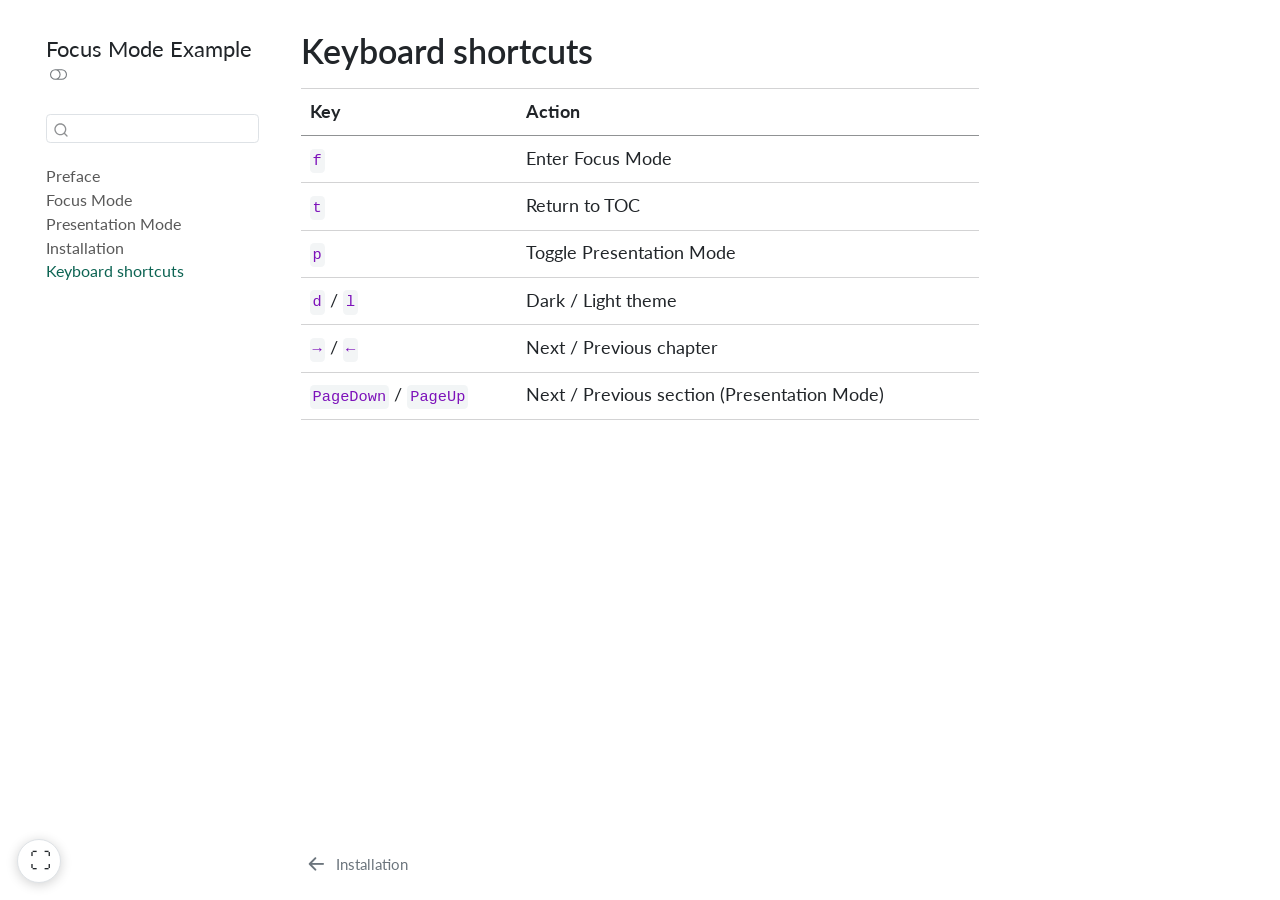
<file: _book/chapter-04.html>
<!DOCTYPE html>
<html xmlns="http://www.w3.org/1999/xhtml" lang="en" xml:lang="en"><head>

<meta charset="utf-8">
<meta name="generator" content="quarto-1.8.26">

<meta name="viewport" content="width=device-width, initial-scale=1.0, user-scalable=yes">


<title>Keyboard shortcuts – Focus Mode Example</title>
<style>
code{white-space: pre-wrap;}
span.smallcaps{font-variant: small-caps;}
div.columns{display: flex; gap: min(4vw, 1.5em);}
div.column{flex: auto; overflow-x: auto;}
div.hanging-indent{margin-left: 1.5em; text-indent: -1.5em;}
ul.task-list{list-style: none;}
ul.task-list li input[type="checkbox"] {
  width: 0.8em;
  margin: 0 0.8em 0.2em -1em; /* quarto-specific, see https://github.com/quarto-dev/quarto-cli/issues/4556 */ 
  vertical-align: middle;
}
</style>


<script src="site_libs/quarto-nav/quarto-nav.js"></script>
<script src="site_libs/quarto-nav/headroom.min.js"></script>
<script src="site_libs/clipboard/clipboard.min.js"></script>
<script src="site_libs/quarto-search/autocomplete.umd.js"></script>
<script src="site_libs/quarto-search/fuse.min.js"></script>
<script src="site_libs/quarto-search/quarto-search.js"></script>
<meta name="quarto:offset" content="./">
<link href="./chapter-03.html" rel="prev">
<script src="site_libs/quarto-html/quarto.js" type="module"></script>
<script src="site_libs/quarto-html/tabsets/tabsets.js" type="module"></script>
<script src="site_libs/quarto-html/axe/axe-check.js" type="module"></script>
<script src="site_libs/quarto-html/popper.min.js"></script>
<script src="site_libs/quarto-html/tippy.umd.min.js"></script>
<script src="site_libs/quarto-html/anchor.min.js"></script>
<link href="site_libs/quarto-html/tippy.css" rel="stylesheet">
<link href="site_libs/quarto-html/quarto-syntax-highlighting-587c61ba64f3a5504c4d52d930310e48.css" rel="stylesheet" class="quarto-color-scheme" id="quarto-text-highlighting-styles">
<link href="site_libs/quarto-html/quarto-syntax-highlighting-dark-b758ccaa5987ceb1b75504551e579abf.css" rel="stylesheet" class="quarto-color-scheme quarto-color-alternate" id="quarto-text-highlighting-styles">
<link href="site_libs/quarto-html/quarto-syntax-highlighting-587c61ba64f3a5504c4d52d930310e48.css" rel="stylesheet" class="quarto-color-scheme-extra" id="quarto-text-highlighting-styles">
<script src="site_libs/bootstrap/bootstrap.min.js"></script>
<link href="site_libs/bootstrap/bootstrap-icons.css" rel="stylesheet">
<link href="site_libs/bootstrap/bootstrap-2641b481724464e61c86985d8c912b6f.min.css" rel="stylesheet" append-hash="true" class="quarto-color-scheme" id="quarto-bootstrap" data-mode="light">
<link href="site_libs/bootstrap/bootstrap-dark-4c6d65c679321d81af7ec8b61b1d5a24.min.css" rel="stylesheet" append-hash="true" class="quarto-color-scheme quarto-color-alternate" id="quarto-bootstrap" data-mode="dark">
<link href="site_libs/bootstrap/bootstrap-2641b481724464e61c86985d8c912b6f.min.css" rel="stylesheet" append-hash="true" class="quarto-color-scheme-extra" id="quarto-bootstrap" data-mode="light">
<script src="site_libs/quarto-contrib/focus-mode-1.0.0/focus-mode.js"></script>
<link href="site_libs/quarto-contrib/focus-mode-1.0.0/focus-mode.css" rel="stylesheet">
<script id="quarto-search-options" type="application/json">{
  "location": "sidebar",
  "copy-button": false,
  "collapse-after": 3,
  "panel-placement": "start",
  "type": "textbox",
  "limit": 50,
  "keyboard-shortcut": [
    "f",
    "/",
    "s"
  ],
  "show-item-context": false,
  "language": {
    "search-no-results-text": "No results",
    "search-matching-documents-text": "matching documents",
    "search-copy-link-title": "Copy link to search",
    "search-hide-matches-text": "Hide additional matches",
    "search-more-match-text": "more match in this document",
    "search-more-matches-text": "more matches in this document",
    "search-clear-button-title": "Clear",
    "search-text-placeholder": "",
    "search-detached-cancel-button-title": "Cancel",
    "search-submit-button-title": "Submit",
    "search-label": "Search"
  }
}</script>


</head>

<body class="nav-sidebar floating quarto-light"><script id="quarto-html-before-body" type="application/javascript">
    const toggleBodyColorMode = (bsSheetEl) => {
      const mode = bsSheetEl.getAttribute("data-mode");
      const bodyEl = window.document.querySelector("body");
      if (mode === "dark") {
        bodyEl.classList.add("quarto-dark");
        bodyEl.classList.remove("quarto-light");
      } else {
        bodyEl.classList.add("quarto-light");
        bodyEl.classList.remove("quarto-dark");
      }
    }
    const toggleBodyColorPrimary = () => {
      const bsSheetEl = window.document.querySelector("link#quarto-bootstrap:not([rel=disabled-stylesheet])");
      if (bsSheetEl) {
        toggleBodyColorMode(bsSheetEl);
      }
    }
    const setColorSchemeToggle = (alternate) => {
      const toggles = window.document.querySelectorAll('.quarto-color-scheme-toggle');
      for (let i=0; i < toggles.length; i++) {
        const toggle = toggles[i];
        if (toggle) {
          if (alternate) {
            toggle.classList.add("alternate");
          } else {
            toggle.classList.remove("alternate");
          }
        }
      }
    };
    const toggleColorMode = (alternate) => {
      // Switch the stylesheets
      const primaryStylesheets = window.document.querySelectorAll('link.quarto-color-scheme:not(.quarto-color-alternate)');
      const alternateStylesheets = window.document.querySelectorAll('link.quarto-color-scheme.quarto-color-alternate');
      manageTransitions('#quarto-margin-sidebar .nav-link', false);
      if (alternate) {
        // note: dark is layered on light, we don't disable primary!
        enableStylesheet(alternateStylesheets);
        for (const sheetNode of alternateStylesheets) {
          if (sheetNode.id === "quarto-bootstrap") {
            toggleBodyColorMode(sheetNode);
          }
        }
      } else {
        disableStylesheet(alternateStylesheets);
        enableStylesheet(primaryStylesheets)
        toggleBodyColorPrimary();
      }
      manageTransitions('#quarto-margin-sidebar .nav-link', true);
      // Switch the toggles
      setColorSchemeToggle(alternate)
      // Hack to workaround the fact that safari doesn't
      // properly recolor the scrollbar when toggling (#1455)
      if (navigator.userAgent.indexOf('Safari') > 0 && navigator.userAgent.indexOf('Chrome') == -1) {
        manageTransitions("body", false);
        window.scrollTo(0, 1);
        setTimeout(() => {
          window.scrollTo(0, 0);
          manageTransitions("body", true);
        }, 40);
      }
    }
    const disableStylesheet = (stylesheets) => {
      for (let i=0; i < stylesheets.length; i++) {
        const stylesheet = stylesheets[i];
        stylesheet.rel = 'disabled-stylesheet';
      }
    }
    const enableStylesheet = (stylesheets) => {
      for (let i=0; i < stylesheets.length; i++) {
        const stylesheet = stylesheets[i];
        if(stylesheet.rel !== 'stylesheet') { // for Chrome, which will still FOUC without this check
          stylesheet.rel = 'stylesheet';
        }
      }
    }
    const manageTransitions = (selector, allowTransitions) => {
      const els = window.document.querySelectorAll(selector);
      for (let i=0; i < els.length; i++) {
        const el = els[i];
        if (allowTransitions) {
          el.classList.remove('notransition');
        } else {
          el.classList.add('notransition');
        }
      }
    }
    const isFileUrl = () => {
      return window.location.protocol === 'file:';
    }
    const hasAlternateSentinel = () => {
      let styleSentinel = getColorSchemeSentinel();
      if (styleSentinel !== null) {
        return styleSentinel === "alternate";
      } else {
        return false;
      }
    }
    const setStyleSentinel = (alternate) => {
      const value = alternate ? "alternate" : "default";
      if (!isFileUrl()) {
        window.localStorage.setItem("quarto-color-scheme", value);
      } else {
        localAlternateSentinel = value;
      }
    }
    const getColorSchemeSentinel = () => {
      if (!isFileUrl()) {
        const storageValue = window.localStorage.getItem("quarto-color-scheme");
        return storageValue != null ? storageValue : localAlternateSentinel;
      } else {
        return localAlternateSentinel;
      }
    }
    const toggleGiscusIfUsed = (isAlternate, darkModeDefault) => {
      const baseTheme = document.querySelector('#giscus-base-theme')?.value ?? 'light';
      const alternateTheme = document.querySelector('#giscus-alt-theme')?.value ?? 'dark';
      let newTheme = '';
      if(authorPrefersDark) {
        newTheme = isAlternate ? baseTheme : alternateTheme;
      } else {
        newTheme = isAlternate ? alternateTheme : baseTheme;
      }
      const changeGiscusTheme = () => {
        // From: https://github.com/giscus/giscus/issues/336
        const sendMessage = (message) => {
          const iframe = document.querySelector('iframe.giscus-frame');
          if (!iframe) return;
          iframe.contentWindow.postMessage({ giscus: message }, 'https://giscus.app');
        }
        sendMessage({
          setConfig: {
            theme: newTheme
          }
        });
      }
      const isGiscussLoaded = window.document.querySelector('iframe.giscus-frame') !== null;
      if (isGiscussLoaded) {
        changeGiscusTheme();
      }
    };
    const authorPrefersDark = false;
    const darkModeDefault = authorPrefersDark;
      document.querySelector('link#quarto-text-highlighting-styles.quarto-color-scheme-extra').rel = 'disabled-stylesheet';
      document.querySelector('link#quarto-bootstrap.quarto-color-scheme-extra').rel = 'disabled-stylesheet';
    let localAlternateSentinel = darkModeDefault ? 'alternate' : 'default';
    // Dark / light mode switch
    window.quartoToggleColorScheme = () => {
      // Read the current dark / light value
      let toAlternate = !hasAlternateSentinel();
      toggleColorMode(toAlternate);
      setStyleSentinel(toAlternate);
      toggleGiscusIfUsed(toAlternate, darkModeDefault);
      window.dispatchEvent(new Event('resize'));
    };
    // Switch to dark mode if need be
    if (hasAlternateSentinel()) {
      toggleColorMode(true);
    } else {
      toggleColorMode(false);
    }
  </script>

<div id="quarto-search-results"></div>
  <header id="quarto-header" class="headroom fixed-top">
  <nav class="quarto-secondary-nav">
    <div class="container-fluid d-flex">
      <button type="button" class="quarto-btn-toggle btn" data-bs-toggle="collapse" role="button" data-bs-target=".quarto-sidebar-collapse-item" aria-controls="quarto-sidebar" aria-expanded="false" aria-label="Toggle sidebar navigation" onclick="if (window.quartoToggleHeadroom) { window.quartoToggleHeadroom(); }">
        <i class="bi bi-layout-text-sidebar-reverse"></i>
      </button>
        <nav class="quarto-page-breadcrumbs" aria-label="breadcrumb"><ol class="breadcrumb"><li class="breadcrumb-item"><a href="./chapter-04.html"><span class="chapter-title">Keyboard shortcuts</span></a></li></ol></nav>
        <a class="flex-grow-1" role="navigation" data-bs-toggle="collapse" data-bs-target=".quarto-sidebar-collapse-item" aria-controls="quarto-sidebar" aria-expanded="false" aria-label="Toggle sidebar navigation" onclick="if (window.quartoToggleHeadroom) { window.quartoToggleHeadroom(); }">      
        </a>
      <button type="button" class="btn quarto-search-button" aria-label="Search" onclick="window.quartoOpenSearch();">
        <i class="bi bi-search"></i>
      </button>
    </div>
  </nav>
</header>
<!-- content -->
<div id="quarto-content" class="quarto-container page-columns page-rows-contents page-layout-article">
<!-- sidebar -->
  <nav id="quarto-sidebar" class="sidebar collapse collapse-horizontal quarto-sidebar-collapse-item sidebar-navigation floating overflow-auto">
    <div class="pt-lg-2 mt-2 text-left sidebar-header">
    <div class="sidebar-title mb-0 py-0">
      <a href="./">Focus Mode Example</a> 
        <div class="sidebar-tools-main">
  <a href="" class="quarto-color-scheme-toggle quarto-navigation-tool  px-1" onclick="window.quartoToggleColorScheme(); return false;" title="Toggle dark mode"><i class="bi"></i></a>
</div>
    </div>
      </div>
        <div class="mt-2 flex-shrink-0 align-items-center">
        <div class="sidebar-search">
        <div id="quarto-search" class="" title="Search"></div>
        </div>
        </div>
    <div class="sidebar-menu-container"> 
    <ul class="list-unstyled mt-1">
        <li class="sidebar-item">
  <div class="sidebar-item-container"> 
  <a href="./index.html" class="sidebar-item-text sidebar-link"><span class="chapter-title">Preface</span></a>
  </div>
</li>
        <li class="sidebar-item">
  <div class="sidebar-item-container"> 
  <a href="./chapter-01.html" class="sidebar-item-text sidebar-link"><span class="chapter-title">Focus Mode</span></a>
  </div>
</li>
        <li class="sidebar-item">
  <div class="sidebar-item-container"> 
  <a href="./chapter-02.html" class="sidebar-item-text sidebar-link"><span class="chapter-title">Presentation Mode</span></a>
  </div>
</li>
        <li class="sidebar-item">
  <div class="sidebar-item-container"> 
  <a href="./chapter-03.html" class="sidebar-item-text sidebar-link"><span class="chapter-title">Installation</span></a>
  </div>
</li>
        <li class="sidebar-item">
  <div class="sidebar-item-container"> 
  <a href="./chapter-04.html" class="sidebar-item-text sidebar-link active"><span class="chapter-title">Keyboard shortcuts</span></a>
  </div>
</li>
    </ul>
    </div>
</nav>
<div id="quarto-sidebar-glass" class="quarto-sidebar-collapse-item" data-bs-toggle="collapse" data-bs-target=".quarto-sidebar-collapse-item"></div>
<!-- margin-sidebar -->
    <div id="quarto-margin-sidebar" class="sidebar margin-sidebar zindex-bottom">
        
    </div>
<!-- main -->
<main class="content" id="quarto-document-content">


<header id="title-block-header" class="quarto-title-block default">
<div class="quarto-title">
<h1 class="title"><span class="chapter-title">Keyboard shortcuts</span></h1>
</div>



<div class="quarto-title-meta">

    
  
    
  </div>
  


</header>


<table class="caption-top table">
<thead>
<tr class="header">
<th>Key</th>
<th>Action</th>
</tr>
</thead>
<tbody>
<tr class="odd">
<td><code>f</code></td>
<td>Enter Focus Mode</td>
</tr>
<tr class="even">
<td><code>t</code></td>
<td>Return to TOC</td>
</tr>
<tr class="odd">
<td><code>p</code></td>
<td>Toggle Presentation Mode</td>
</tr>
<tr class="even">
<td><code>d</code> / <code>l</code></td>
<td>Dark / Light theme</td>
</tr>
<tr class="odd">
<td><code>→</code> / <code>←</code></td>
<td>Next / Previous chapter</td>
</tr>
<tr class="even">
<td><code>PageDown</code> / <code>PageUp</code></td>
<td>Next / Previous section (Presentation Mode)</td>
</tr>
</tbody>
</table>



</main> <!-- /main -->
<script id="quarto-html-after-body" type="application/javascript">
  window.document.addEventListener("DOMContentLoaded", function (event) {
    // Ensure there is a toggle, if there isn't float one in the top right
    if (window.document.querySelector('.quarto-color-scheme-toggle') === null) {
      const a = window.document.createElement('a');
      a.classList.add('top-right');
      a.classList.add('quarto-color-scheme-toggle');
      a.href = "";
      a.onclick = function() { try { window.quartoToggleColorScheme(); } catch {} return false; };
      const i = window.document.createElement("i");
      i.classList.add('bi');
      a.appendChild(i);
      window.document.body.appendChild(a);
    }
    setColorSchemeToggle(hasAlternateSentinel())
    const icon = "";
    const anchorJS = new window.AnchorJS();
    anchorJS.options = {
      placement: 'right',
      icon: icon
    };
    anchorJS.add('.anchored');
    const isCodeAnnotation = (el) => {
      for (const clz of el.classList) {
        if (clz.startsWith('code-annotation-')) {                     
          return true;
        }
      }
      return false;
    }
    const onCopySuccess = function(e) {
      // button target
      const button = e.trigger;
      // don't keep focus
      button.blur();
      // flash "checked"
      button.classList.add('code-copy-button-checked');
      var currentTitle = button.getAttribute("title");
      button.setAttribute("title", "Copied!");
      let tooltip;
      if (window.bootstrap) {
        button.setAttribute("data-bs-toggle", "tooltip");
        button.setAttribute("data-bs-placement", "left");
        button.setAttribute("data-bs-title", "Copied!");
        tooltip = new bootstrap.Tooltip(button, 
          { trigger: "manual", 
            customClass: "code-copy-button-tooltip",
            offset: [0, -8]});
        tooltip.show();    
      }
      setTimeout(function() {
        if (tooltip) {
          tooltip.hide();
          button.removeAttribute("data-bs-title");
          button.removeAttribute("data-bs-toggle");
          button.removeAttribute("data-bs-placement");
        }
        button.setAttribute("title", currentTitle);
        button.classList.remove('code-copy-button-checked');
      }, 1000);
      // clear code selection
      e.clearSelection();
    }
    const getTextToCopy = function(trigger) {
      const outerScaffold = trigger.parentElement.cloneNode(true);
      const codeEl = outerScaffold.querySelector('code');
      for (const childEl of codeEl.children) {
        if (isCodeAnnotation(childEl)) {
          childEl.remove();
        }
      }
      return codeEl.innerText;
    }
    const clipboard = new window.ClipboardJS('.code-copy-button:not([data-in-quarto-modal])', {
      text: getTextToCopy
    });
    clipboard.on('success', onCopySuccess);
    if (window.document.getElementById('quarto-embedded-source-code-modal')) {
      const clipboardModal = new window.ClipboardJS('.code-copy-button[data-in-quarto-modal]', {
        text: getTextToCopy,
        container: window.document.getElementById('quarto-embedded-source-code-modal')
      });
      clipboardModal.on('success', onCopySuccess);
    }
      var localhostRegex = new RegExp(/^(?:http|https):\/\/localhost\:?[0-9]*\//);
      var mailtoRegex = new RegExp(/^mailto:/);
        var filterRegex = new RegExp('/' + window.location.host + '/');
      var isInternal = (href) => {
          return filterRegex.test(href) || localhostRegex.test(href) || mailtoRegex.test(href);
      }
      // Inspect non-navigation links and adorn them if external
     var links = window.document.querySelectorAll('a[href]:not(.nav-link):not(.navbar-brand):not(.toc-action):not(.sidebar-link):not(.sidebar-item-toggle):not(.pagination-link):not(.no-external):not([aria-hidden]):not(.dropdown-item):not(.quarto-navigation-tool):not(.about-link)');
      for (var i=0; i<links.length; i++) {
        const link = links[i];
        if (!isInternal(link.href)) {
          // undo the damage that might have been done by quarto-nav.js in the case of
          // links that we want to consider external
          if (link.dataset.originalHref !== undefined) {
            link.href = link.dataset.originalHref;
          }
        }
      }
    function tippyHover(el, contentFn, onTriggerFn, onUntriggerFn) {
      const config = {
        allowHTML: true,
        maxWidth: 500,
        delay: 100,
        arrow: false,
        appendTo: function(el) {
            return el.parentElement;
        },
        interactive: true,
        interactiveBorder: 10,
        theme: 'quarto',
        placement: 'bottom-start',
      };
      if (contentFn) {
        config.content = contentFn;
      }
      if (onTriggerFn) {
        config.onTrigger = onTriggerFn;
      }
      if (onUntriggerFn) {
        config.onUntrigger = onUntriggerFn;
      }
      window.tippy(el, config); 
    }
    const noterefs = window.document.querySelectorAll('a[role="doc-noteref"]');
    for (var i=0; i<noterefs.length; i++) {
      const ref = noterefs[i];
      tippyHover(ref, function() {
        // use id or data attribute instead here
        let href = ref.getAttribute('data-footnote-href') || ref.getAttribute('href');
        try { href = new URL(href).hash; } catch {}
        const id = href.replace(/^#\/?/, "");
        const note = window.document.getElementById(id);
        if (note) {
          return note.innerHTML;
        } else {
          return "";
        }
      });
    }
    const xrefs = window.document.querySelectorAll('a.quarto-xref');
    const processXRef = (id, note) => {
      // Strip column container classes
      const stripColumnClz = (el) => {
        el.classList.remove("page-full", "page-columns");
        if (el.children) {
          for (const child of el.children) {
            stripColumnClz(child);
          }
        }
      }
      stripColumnClz(note)
      if (id === null || id.startsWith('sec-')) {
        // Special case sections, only their first couple elements
        const container = document.createElement("div");
        if (note.children && note.children.length > 2) {
          container.appendChild(note.children[0].cloneNode(true));
          for (let i = 1; i < note.children.length; i++) {
            const child = note.children[i];
            if (child.tagName === "P" && child.innerText === "") {
              continue;
            } else {
              container.appendChild(child.cloneNode(true));
              break;
            }
          }
          if (window.Quarto?.typesetMath) {
            window.Quarto.typesetMath(container);
          }
          return container.innerHTML
        } else {
          if (window.Quarto?.typesetMath) {
            window.Quarto.typesetMath(note);
          }
          return note.innerHTML;
        }
      } else {
        // Remove any anchor links if they are present
        const anchorLink = note.querySelector('a.anchorjs-link');
        if (anchorLink) {
          anchorLink.remove();
        }
        if (window.Quarto?.typesetMath) {
          window.Quarto.typesetMath(note);
        }
        if (note.classList.contains("callout")) {
          return note.outerHTML;
        } else {
          return note.innerHTML;
        }
      }
    }
    for (var i=0; i<xrefs.length; i++) {
      const xref = xrefs[i];
      tippyHover(xref, undefined, function(instance) {
        instance.disable();
        let url = xref.getAttribute('href');
        let hash = undefined; 
        if (url.startsWith('#')) {
          hash = url;
        } else {
          try { hash = new URL(url).hash; } catch {}
        }
        if (hash) {
          const id = hash.replace(/^#\/?/, "");
          const note = window.document.getElementById(id);
          if (note !== null) {
            try {
              const html = processXRef(id, note.cloneNode(true));
              instance.setContent(html);
            } finally {
              instance.enable();
              instance.show();
            }
          } else {
            // See if we can fetch this
            fetch(url.split('#')[0])
            .then(res => res.text())
            .then(html => {
              const parser = new DOMParser();
              const htmlDoc = parser.parseFromString(html, "text/html");
              const note = htmlDoc.getElementById(id);
              if (note !== null) {
                const html = processXRef(id, note);
                instance.setContent(html);
              } 
            }).finally(() => {
              instance.enable();
              instance.show();
            });
          }
        } else {
          // See if we can fetch a full url (with no hash to target)
          // This is a special case and we should probably do some content thinning / targeting
          fetch(url)
          .then(res => res.text())
          .then(html => {
            const parser = new DOMParser();
            const htmlDoc = parser.parseFromString(html, "text/html");
            const note = htmlDoc.querySelector('main.content');
            if (note !== null) {
              // This should only happen for chapter cross references
              // (since there is no id in the URL)
              // remove the first header
              if (note.children.length > 0 && note.children[0].tagName === "HEADER") {
                note.children[0].remove();
              }
              const html = processXRef(null, note);
              instance.setContent(html);
            } 
          }).finally(() => {
            instance.enable();
            instance.show();
          });
        }
      }, function(instance) {
      });
    }
        let selectedAnnoteEl;
        const selectorForAnnotation = ( cell, annotation) => {
          let cellAttr = 'data-code-cell="' + cell + '"';
          let lineAttr = 'data-code-annotation="' +  annotation + '"';
          const selector = 'span[' + cellAttr + '][' + lineAttr + ']';
          return selector;
        }
        const selectCodeLines = (annoteEl) => {
          const doc = window.document;
          const targetCell = annoteEl.getAttribute("data-target-cell");
          const targetAnnotation = annoteEl.getAttribute("data-target-annotation");
          const annoteSpan = window.document.querySelector(selectorForAnnotation(targetCell, targetAnnotation));
          const lines = annoteSpan.getAttribute("data-code-lines").split(",");
          const lineIds = lines.map((line) => {
            return targetCell + "-" + line;
          })
          let top = null;
          let height = null;
          let parent = null;
          if (lineIds.length > 0) {
              //compute the position of the single el (top and bottom and make a div)
              const el = window.document.getElementById(lineIds[0]);
              top = el.offsetTop;
              height = el.offsetHeight;
              parent = el.parentElement.parentElement;
            if (lineIds.length > 1) {
              const lastEl = window.document.getElementById(lineIds[lineIds.length - 1]);
              const bottom = lastEl.offsetTop + lastEl.offsetHeight;
              height = bottom - top;
            }
            if (top !== null && height !== null && parent !== null) {
              // cook up a div (if necessary) and position it 
              let div = window.document.getElementById("code-annotation-line-highlight");
              if (div === null) {
                div = window.document.createElement("div");
                div.setAttribute("id", "code-annotation-line-highlight");
                div.style.position = 'absolute';
                parent.appendChild(div);
              }
              div.style.top = top - 2 + "px";
              div.style.height = height + 4 + "px";
              div.style.left = 0;
              let gutterDiv = window.document.getElementById("code-annotation-line-highlight-gutter");
              if (gutterDiv === null) {
                gutterDiv = window.document.createElement("div");
                gutterDiv.setAttribute("id", "code-annotation-line-highlight-gutter");
                gutterDiv.style.position = 'absolute';
                const codeCell = window.document.getElementById(targetCell);
                const gutter = codeCell.querySelector('.code-annotation-gutter');
                gutter.appendChild(gutterDiv);
              }
              gutterDiv.style.top = top - 2 + "px";
              gutterDiv.style.height = height + 4 + "px";
            }
            selectedAnnoteEl = annoteEl;
          }
        };
        const unselectCodeLines = () => {
          const elementsIds = ["code-annotation-line-highlight", "code-annotation-line-highlight-gutter"];
          elementsIds.forEach((elId) => {
            const div = window.document.getElementById(elId);
            if (div) {
              div.remove();
            }
          });
          selectedAnnoteEl = undefined;
        };
          // Handle positioning of the toggle
      window.addEventListener(
        "resize",
        throttle(() => {
          elRect = undefined;
          if (selectedAnnoteEl) {
            selectCodeLines(selectedAnnoteEl);
          }
        }, 10)
      );
      function throttle(fn, ms) {
      let throttle = false;
      let timer;
        return (...args) => {
          if(!throttle) { // first call gets through
              fn.apply(this, args);
              throttle = true;
          } else { // all the others get throttled
              if(timer) clearTimeout(timer); // cancel #2
              timer = setTimeout(() => {
                fn.apply(this, args);
                timer = throttle = false;
              }, ms);
          }
        };
      }
        // Attach click handler to the DT
        const annoteDls = window.document.querySelectorAll('dt[data-target-cell]');
        for (const annoteDlNode of annoteDls) {
          annoteDlNode.addEventListener('click', (event) => {
            const clickedEl = event.target;
            if (clickedEl !== selectedAnnoteEl) {
              unselectCodeLines();
              const activeEl = window.document.querySelector('dt[data-target-cell].code-annotation-active');
              if (activeEl) {
                activeEl.classList.remove('code-annotation-active');
              }
              selectCodeLines(clickedEl);
              clickedEl.classList.add('code-annotation-active');
            } else {
              // Unselect the line
              unselectCodeLines();
              clickedEl.classList.remove('code-annotation-active');
            }
          });
        }
    const findCites = (el) => {
      const parentEl = el.parentElement;
      if (parentEl) {
        const cites = parentEl.dataset.cites;
        if (cites) {
          return {
            el,
            cites: cites.split(' ')
          };
        } else {
          return findCites(el.parentElement)
        }
      } else {
        return undefined;
      }
    };
    var bibliorefs = window.document.querySelectorAll('a[role="doc-biblioref"]');
    for (var i=0; i<bibliorefs.length; i++) {
      const ref = bibliorefs[i];
      const citeInfo = findCites(ref);
      if (citeInfo) {
        tippyHover(citeInfo.el, function() {
          var popup = window.document.createElement('div');
          citeInfo.cites.forEach(function(cite) {
            var citeDiv = window.document.createElement('div');
            citeDiv.classList.add('hanging-indent');
            citeDiv.classList.add('csl-entry');
            var biblioDiv = window.document.getElementById('ref-' + cite);
            if (biblioDiv) {
              citeDiv.innerHTML = biblioDiv.innerHTML;
            }
            popup.appendChild(citeDiv);
          });
          return popup.innerHTML;
        });
      }
    }
  });
  </script>
<nav class="page-navigation">
  <div class="nav-page nav-page-previous">
      <a href="./chapter-03.html" class="pagination-link" aria-label="Installation">
        <i class="bi bi-arrow-left-short"></i> <span class="nav-page-text"><span class="chapter-title">Installation</span></span>
      </a>          
  </div>
  <div class="nav-page nav-page-next">
  </div>
</nav>
</div> <!-- /content -->
<button id="book-focus-toggle" aria-label="Focus Mode" type="button">
  <span id="book-focus-icon" aria-hidden="true">⛶</span>
  <span id="book-focus-label">Focus Mode</span>
</button>

<div id="book-pres-progress"></div>

<div id="book-pres-indicator" aria-live="polite">
  <span id="book-pres-counter"></span>
</div>




</body></html>
</file>
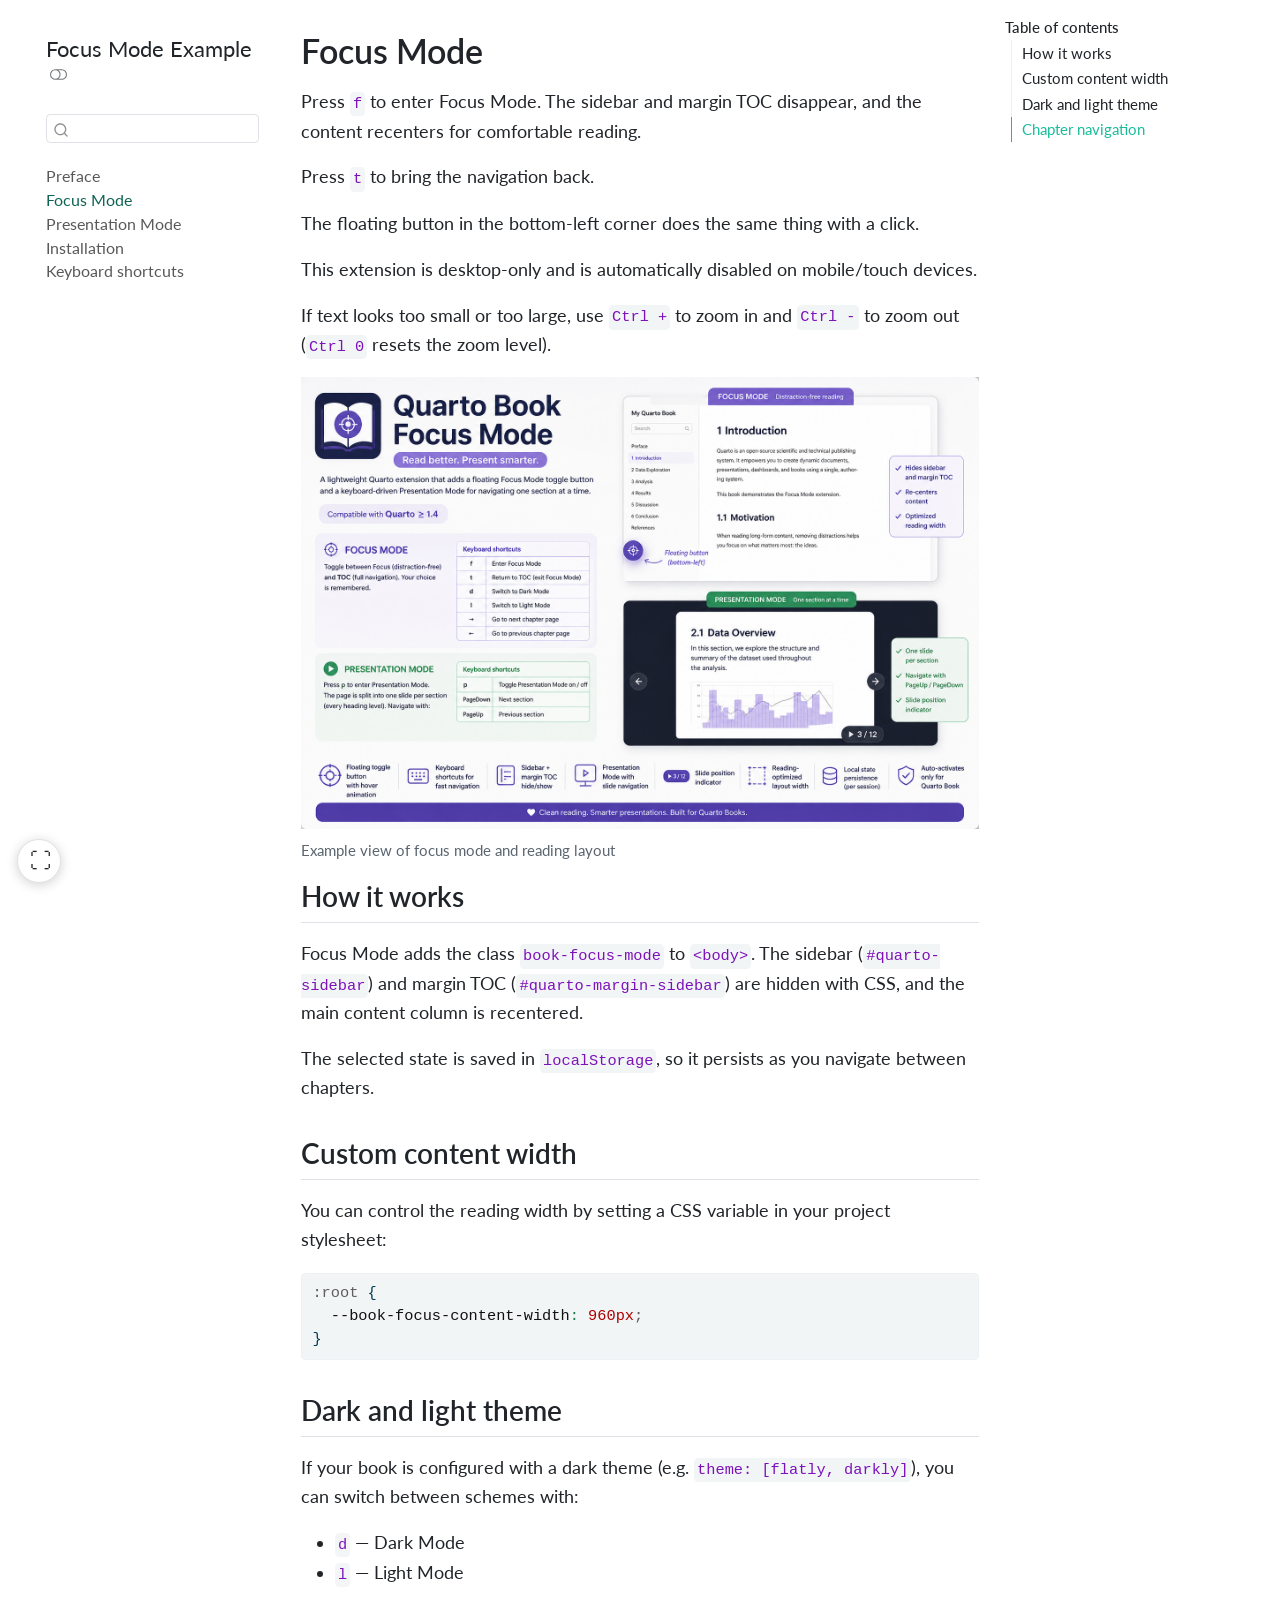
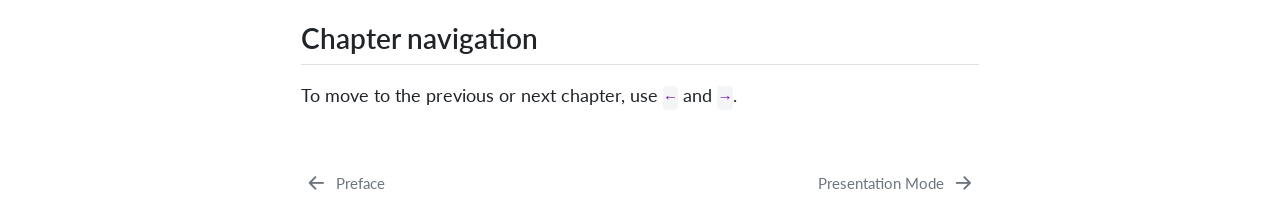
<file: docs/chapter-01.html>
<!DOCTYPE html>
<html xmlns="http://www.w3.org/1999/xhtml" lang="en" xml:lang="en"><head>

<meta charset="utf-8">
<meta name="generator" content="quarto-1.8.26">

<meta name="viewport" content="width=device-width, initial-scale=1.0, user-scalable=yes">


<title>Focus Mode – Focus Mode Example</title>
<style>
code{white-space: pre-wrap;}
span.smallcaps{font-variant: small-caps;}
div.columns{display: flex; gap: min(4vw, 1.5em);}
div.column{flex: auto; overflow-x: auto;}
div.hanging-indent{margin-left: 1.5em; text-indent: -1.5em;}
ul.task-list{list-style: none;}
ul.task-list li input[type="checkbox"] {
  width: 0.8em;
  margin: 0 0.8em 0.2em -1em; /* quarto-specific, see https://github.com/quarto-dev/quarto-cli/issues/4556 */ 
  vertical-align: middle;
}
/* CSS for syntax highlighting */
html { -webkit-text-size-adjust: 100%; }
pre > code.sourceCode { white-space: pre; position: relative; }
pre > code.sourceCode > span { display: inline-block; line-height: 1.25; }
pre > code.sourceCode > span:empty { height: 1.2em; }
.sourceCode { overflow: visible; }
code.sourceCode > span { color: inherit; text-decoration: inherit; }
div.sourceCode { margin: 1em 0; }
pre.sourceCode { margin: 0; }
@media screen {
div.sourceCode { overflow: auto; }
}
@media print {
pre > code.sourceCode { white-space: pre-wrap; }
pre > code.sourceCode > span { text-indent: -5em; padding-left: 5em; }
}
pre.numberSource code
  { counter-reset: source-line 0; }
pre.numberSource code > span
  { position: relative; left: -4em; counter-increment: source-line; }
pre.numberSource code > span > a:first-child::before
  { content: counter(source-line);
    position: relative; left: -1em; text-align: right; vertical-align: baseline;
    border: none; display: inline-block;
    -webkit-touch-callout: none; -webkit-user-select: none;
    -khtml-user-select: none; -moz-user-select: none;
    -ms-user-select: none; user-select: none;
    padding: 0 4px; width: 4em;
  }
pre.numberSource { margin-left: 3em;  padding-left: 4px; }
div.sourceCode
  {   }
@media screen {
pre > code.sourceCode > span > a:first-child::before { text-decoration: underline; }
}
</style>


<script src="site_libs/quarto-nav/quarto-nav.js"></script>
<script src="site_libs/quarto-nav/headroom.min.js"></script>
<script src="site_libs/clipboard/clipboard.min.js"></script>
<script src="site_libs/quarto-search/autocomplete.umd.js"></script>
<script src="site_libs/quarto-search/fuse.min.js"></script>
<script src="site_libs/quarto-search/quarto-search.js"></script>
<meta name="quarto:offset" content="./">
<link href="./chapter-02.html" rel="next">
<link href="./index.html" rel="prev">
<script src="site_libs/quarto-html/quarto.js" type="module"></script>
<script src="site_libs/quarto-html/tabsets/tabsets.js" type="module"></script>
<script src="site_libs/quarto-html/axe/axe-check.js" type="module"></script>
<script src="site_libs/quarto-html/popper.min.js"></script>
<script src="site_libs/quarto-html/tippy.umd.min.js"></script>
<script src="site_libs/quarto-html/anchor.min.js"></script>
<link href="site_libs/quarto-html/tippy.css" rel="stylesheet">
<link href="site_libs/quarto-html/quarto-syntax-highlighting-587c61ba64f3a5504c4d52d930310e48.css" rel="stylesheet" class="quarto-color-scheme" id="quarto-text-highlighting-styles">
<link href="site_libs/quarto-html/quarto-syntax-highlighting-dark-b758ccaa5987ceb1b75504551e579abf.css" rel="stylesheet" class="quarto-color-scheme quarto-color-alternate" id="quarto-text-highlighting-styles">
<link href="site_libs/quarto-html/quarto-syntax-highlighting-587c61ba64f3a5504c4d52d930310e48.css" rel="stylesheet" class="quarto-color-scheme-extra" id="quarto-text-highlighting-styles">
<script src="site_libs/bootstrap/bootstrap.min.js"></script>
<link href="site_libs/bootstrap/bootstrap-icons.css" rel="stylesheet">
<link href="site_libs/bootstrap/bootstrap-2641b481724464e61c86985d8c912b6f.min.css" rel="stylesheet" append-hash="true" class="quarto-color-scheme" id="quarto-bootstrap" data-mode="light">
<link href="site_libs/bootstrap/bootstrap-dark-4c6d65c679321d81af7ec8b61b1d5a24.min.css" rel="stylesheet" append-hash="true" class="quarto-color-scheme quarto-color-alternate" id="quarto-bootstrap" data-mode="dark">
<link href="site_libs/bootstrap/bootstrap-2641b481724464e61c86985d8c912b6f.min.css" rel="stylesheet" append-hash="true" class="quarto-color-scheme-extra" id="quarto-bootstrap" data-mode="light">
<script src="site_libs/quarto-contrib/focus-mode-1.0.0/focus-mode.js"></script>
<link href="site_libs/quarto-contrib/focus-mode-1.0.0/focus-mode.css" rel="stylesheet">
<script id="quarto-search-options" type="application/json">{
  "location": "sidebar",
  "copy-button": false,
  "collapse-after": 3,
  "panel-placement": "start",
  "type": "textbox",
  "limit": 50,
  "keyboard-shortcut": [
    "f",
    "/",
    "s"
  ],
  "show-item-context": false,
  "language": {
    "search-no-results-text": "No results",
    "search-matching-documents-text": "matching documents",
    "search-copy-link-title": "Copy link to search",
    "search-hide-matches-text": "Hide additional matches",
    "search-more-match-text": "more match in this document",
    "search-more-matches-text": "more matches in this document",
    "search-clear-button-title": "Clear",
    "search-text-placeholder": "",
    "search-detached-cancel-button-title": "Cancel",
    "search-submit-button-title": "Submit",
    "search-label": "Search"
  }
}</script><script async="" src="https://www.googletagmanager.com/gtag/js?id=G-F1CF5FX95R"></script>

<script type="text/javascript">

window.dataLayer = window.dataLayer || [];
function gtag(){dataLayer.push(arguments);}
gtag('js', new Date());
gtag('config', 'G-F1CF5FX95R', { 'anonymize_ip': true});
</script>
<script>
(function () {
  try {
    if (!window.matchMedia("(hover: hover) and (pointer: fine)").matches) return;
    if (window.localStorage.getItem("quarto-focus-mode") === "1") {
      document.documentElement.classList.add("focus-mode-persisted");
    }
    if (window.localStorage.getItem("quarto-presentation-mode") === "1") {
      document.documentElement.classList.add("presentation-mode-preload");
    }
  } catch (e) {}
})();
</script>


</head>

<body class="nav-sidebar floating quarto-light"><script id="quarto-html-before-body" type="application/javascript">
    const toggleBodyColorMode = (bsSheetEl) => {
      const mode = bsSheetEl.getAttribute("data-mode");
      const bodyEl = window.document.querySelector("body");
      if (mode === "dark") {
        bodyEl.classList.add("quarto-dark");
        bodyEl.classList.remove("quarto-light");
      } else {
        bodyEl.classList.add("quarto-light");
        bodyEl.classList.remove("quarto-dark");
      }
    }
    const toggleBodyColorPrimary = () => {
      const bsSheetEl = window.document.querySelector("link#quarto-bootstrap:not([rel=disabled-stylesheet])");
      if (bsSheetEl) {
        toggleBodyColorMode(bsSheetEl);
      }
    }
    const setColorSchemeToggle = (alternate) => {
      const toggles = window.document.querySelectorAll('.quarto-color-scheme-toggle');
      for (let i=0; i < toggles.length; i++) {
        const toggle = toggles[i];
        if (toggle) {
          if (alternate) {
            toggle.classList.add("alternate");
          } else {
            toggle.classList.remove("alternate");
          }
        }
      }
    };
    const toggleColorMode = (alternate) => {
      // Switch the stylesheets
      const primaryStylesheets = window.document.querySelectorAll('link.quarto-color-scheme:not(.quarto-color-alternate)');
      const alternateStylesheets = window.document.querySelectorAll('link.quarto-color-scheme.quarto-color-alternate');
      manageTransitions('#quarto-margin-sidebar .nav-link', false);
      if (alternate) {
        // note: dark is layered on light, we don't disable primary!
        enableStylesheet(alternateStylesheets);
        for (const sheetNode of alternateStylesheets) {
          if (sheetNode.id === "quarto-bootstrap") {
            toggleBodyColorMode(sheetNode);
          }
        }
      } else {
        disableStylesheet(alternateStylesheets);
        enableStylesheet(primaryStylesheets)
        toggleBodyColorPrimary();
      }
      manageTransitions('#quarto-margin-sidebar .nav-link', true);
      // Switch the toggles
      setColorSchemeToggle(alternate)
      // Hack to workaround the fact that safari doesn't
      // properly recolor the scrollbar when toggling (#1455)
      if (navigator.userAgent.indexOf('Safari') > 0 && navigator.userAgent.indexOf('Chrome') == -1) {
        manageTransitions("body", false);
        window.scrollTo(0, 1);
        setTimeout(() => {
          window.scrollTo(0, 0);
          manageTransitions("body", true);
        }, 40);
      }
    }
    const disableStylesheet = (stylesheets) => {
      for (let i=0; i < stylesheets.length; i++) {
        const stylesheet = stylesheets[i];
        stylesheet.rel = 'disabled-stylesheet';
      }
    }
    const enableStylesheet = (stylesheets) => {
      for (let i=0; i < stylesheets.length; i++) {
        const stylesheet = stylesheets[i];
        if(stylesheet.rel !== 'stylesheet') { // for Chrome, which will still FOUC without this check
          stylesheet.rel = 'stylesheet';
        }
      }
    }
    const manageTransitions = (selector, allowTransitions) => {
      const els = window.document.querySelectorAll(selector);
      for (let i=0; i < els.length; i++) {
        const el = els[i];
        if (allowTransitions) {
          el.classList.remove('notransition');
        } else {
          el.classList.add('notransition');
        }
      }
    }
    const isFileUrl = () => {
      return window.location.protocol === 'file:';
    }
    const hasAlternateSentinel = () => {
      let styleSentinel = getColorSchemeSentinel();
      if (styleSentinel !== null) {
        return styleSentinel === "alternate";
      } else {
        return false;
      }
    }
    const setStyleSentinel = (alternate) => {
      const value = alternate ? "alternate" : "default";
      if (!isFileUrl()) {
        window.localStorage.setItem("quarto-color-scheme", value);
      } else {
        localAlternateSentinel = value;
      }
    }
    const getColorSchemeSentinel = () => {
      if (!isFileUrl()) {
        const storageValue = window.localStorage.getItem("quarto-color-scheme");
        return storageValue != null ? storageValue : localAlternateSentinel;
      } else {
        return localAlternateSentinel;
      }
    }
    const toggleGiscusIfUsed = (isAlternate, darkModeDefault) => {
      const baseTheme = document.querySelector('#giscus-base-theme')?.value ?? 'light';
      const alternateTheme = document.querySelector('#giscus-alt-theme')?.value ?? 'dark';
      let newTheme = '';
      if(authorPrefersDark) {
        newTheme = isAlternate ? baseTheme : alternateTheme;
      } else {
        newTheme = isAlternate ? alternateTheme : baseTheme;
      }
      const changeGiscusTheme = () => {
        // From: https://github.com/giscus/giscus/issues/336
        const sendMessage = (message) => {
          const iframe = document.querySelector('iframe.giscus-frame');
          if (!iframe) return;
          iframe.contentWindow.postMessage({ giscus: message }, 'https://giscus.app');
        }
        sendMessage({
          setConfig: {
            theme: newTheme
          }
        });
      }
      const isGiscussLoaded = window.document.querySelector('iframe.giscus-frame') !== null;
      if (isGiscussLoaded) {
        changeGiscusTheme();
      }
    };
    const authorPrefersDark = false;
    const darkModeDefault = authorPrefersDark;
      document.querySelector('link#quarto-text-highlighting-styles.quarto-color-scheme-extra').rel = 'disabled-stylesheet';
      document.querySelector('link#quarto-bootstrap.quarto-color-scheme-extra').rel = 'disabled-stylesheet';
    let localAlternateSentinel = darkModeDefault ? 'alternate' : 'default';
    // Dark / light mode switch
    window.quartoToggleColorScheme = () => {
      // Read the current dark / light value
      let toAlternate = !hasAlternateSentinel();
      toggleColorMode(toAlternate);
      setStyleSentinel(toAlternate);
      toggleGiscusIfUsed(toAlternate, darkModeDefault);
      window.dispatchEvent(new Event('resize'));
    };
    // Switch to dark mode if need be
    if (hasAlternateSentinel()) {
      toggleColorMode(true);
    } else {
      toggleColorMode(false);
    }
  </script>

<div id="quarto-search-results"></div>
  <header id="quarto-header" class="headroom fixed-top">
  <nav class="quarto-secondary-nav">
    <div class="container-fluid d-flex">
      <button type="button" class="quarto-btn-toggle btn" data-bs-toggle="collapse" role="button" data-bs-target=".quarto-sidebar-collapse-item" aria-controls="quarto-sidebar" aria-expanded="false" aria-label="Toggle sidebar navigation" onclick="if (window.quartoToggleHeadroom) { window.quartoToggleHeadroom(); }">
        <i class="bi bi-layout-text-sidebar-reverse"></i>
      </button>
        <nav class="quarto-page-breadcrumbs" aria-label="breadcrumb"><ol class="breadcrumb"><li class="breadcrumb-item"><a href="./chapter-01.html"><span class="chapter-title">Focus Mode</span></a></li></ol></nav>
        <a class="flex-grow-1" role="navigation" data-bs-toggle="collapse" data-bs-target=".quarto-sidebar-collapse-item" aria-controls="quarto-sidebar" aria-expanded="false" aria-label="Toggle sidebar navigation" onclick="if (window.quartoToggleHeadroom) { window.quartoToggleHeadroom(); }">      
        </a>
      <button type="button" class="btn quarto-search-button" aria-label="Search" onclick="window.quartoOpenSearch();">
        <i class="bi bi-search"></i>
      </button>
    </div>
  </nav>
</header>
<!-- content -->
<div id="quarto-content" class="quarto-container page-columns page-rows-contents page-layout-article">
<!-- sidebar -->
  <nav id="quarto-sidebar" class="sidebar collapse collapse-horizontal quarto-sidebar-collapse-item sidebar-navigation floating overflow-auto">
    <div class="pt-lg-2 mt-2 text-left sidebar-header">
    <div class="sidebar-title mb-0 py-0">
      <a href="./">Focus Mode Example</a> 
        <div class="sidebar-tools-main">
  <a href="" class="quarto-color-scheme-toggle quarto-navigation-tool  px-1" onclick="window.quartoToggleColorScheme(); return false;" title="Toggle dark mode"><i class="bi"></i></a>
</div>
    </div>
      </div>
        <div class="mt-2 flex-shrink-0 align-items-center">
        <div class="sidebar-search">
        <div id="quarto-search" class="" title="Search"></div>
        </div>
        </div>
    <div class="sidebar-menu-container"> 
    <ul class="list-unstyled mt-1">
        <li class="sidebar-item">
  <div class="sidebar-item-container"> 
  <a href="./index.html" class="sidebar-item-text sidebar-link"><span class="chapter-title">Preface</span></a>
  </div>
</li>
        <li class="sidebar-item">
  <div class="sidebar-item-container"> 
  <a href="./chapter-01.html" class="sidebar-item-text sidebar-link active"><span class="chapter-title">Focus Mode</span></a>
  </div>
</li>
        <li class="sidebar-item">
  <div class="sidebar-item-container"> 
  <a href="./chapter-02.html" class="sidebar-item-text sidebar-link"><span class="chapter-title">Presentation Mode</span></a>
  </div>
</li>
        <li class="sidebar-item">
  <div class="sidebar-item-container"> 
  <a href="./chapter-03.html" class="sidebar-item-text sidebar-link"><span class="chapter-title">Installation</span></a>
  </div>
</li>
        <li class="sidebar-item">
  <div class="sidebar-item-container"> 
  <a href="./chapter-04.html" class="sidebar-item-text sidebar-link"><span class="chapter-title">Keyboard shortcuts</span></a>
  </div>
</li>
    </ul>
    </div>
</nav>
<div id="quarto-sidebar-glass" class="quarto-sidebar-collapse-item" data-bs-toggle="collapse" data-bs-target=".quarto-sidebar-collapse-item"></div>
<!-- margin-sidebar -->
    <div id="quarto-margin-sidebar" class="sidebar margin-sidebar">
        <nav id="TOC" role="doc-toc" class="toc-active">
    <h2 id="toc-title">Table of contents</h2>
   
  <ul>
  <li><a href="#how-it-works" id="toc-how-it-works" class="nav-link active" data-scroll-target="#how-it-works">How it works</a></li>
  <li><a href="#custom-content-width" id="toc-custom-content-width" class="nav-link" data-scroll-target="#custom-content-width">Custom content width</a></li>
  <li><a href="#dark-and-light-theme" id="toc-dark-and-light-theme" class="nav-link" data-scroll-target="#dark-and-light-theme">Dark and light theme</a></li>
  <li><a href="#chapter-navigation" id="toc-chapter-navigation" class="nav-link" data-scroll-target="#chapter-navigation">Chapter navigation</a></li>
  </ul>
</nav>
    </div>
<!-- main -->
<main class="content" id="quarto-document-content">


<header id="title-block-header" class="quarto-title-block default">
<div class="quarto-title">
<h1 class="title"><span class="chapter-title">Focus Mode</span></h1>
</div>



<div class="quarto-title-meta">

    
  
    
  </div>
  


</header>


<p>Press <code>f</code> to enter Focus Mode. The sidebar and margin TOC disappear, and the content recenters for comfortable reading.</p>
<p>Press <code>t</code> to bring the navigation back.</p>
<p>The floating button in the bottom-left corner does the same thing with a click.</p>
<p>This extension is desktop-only and is automatically disabled on mobile/touch devices.</p>
<p>If text looks too small or too large, use <code>Ctrl +</code> to zoom in and <code>Ctrl -</code> to zoom out (<code>Ctrl 0</code> resets the zoom level).</p>
<div class="quarto-figure quarto-figure-center">
<figure class="figure">
<p><img src="images/image2.png" class="img-fluid figure-img"></p>
<figcaption>Example view of focus mode and reading layout</figcaption>
</figure>
</div>
<section id="how-it-works" class="level2">
<h2 class="anchored" data-anchor-id="how-it-works">How it works</h2>
<p>Focus Mode adds the class <code>book-focus-mode</code> to <code>&lt;body&gt;</code>. The sidebar (<code>#quarto-sidebar</code>) and margin TOC (<code>#quarto-margin-sidebar</code>) are hidden with CSS, and the main content column is recentered.</p>
<p>The selected state is saved in <code>localStorage</code>, so it persists as you navigate between chapters.</p>
</section>
<section id="custom-content-width" class="level2">
<h2 class="anchored" data-anchor-id="custom-content-width">Custom content width</h2>
<p>You can control the reading width by setting a CSS variable in your project stylesheet:</p>
<div class="code-copy-outer-scaffold"><div class="sourceCode" id="cb1"><pre class="sourceCode css code-with-copy"><code class="sourceCode css"><span id="cb1-1"><a href="#cb1-1" aria-hidden="true" tabindex="-1"></a><span class="in">:root</span> {</span>
<span id="cb1-2"><a href="#cb1-2" aria-hidden="true" tabindex="-1"></a>  <span class="va">--book-focus-content-width</span><span class="ch">:</span> <span class="dv">960</span><span class="dt">px</span><span class="op">;</span></span>
<span id="cb1-3"><a href="#cb1-3" aria-hidden="true" tabindex="-1"></a>}</span></code></pre></div><button title="Copy to Clipboard" class="code-copy-button"><i class="bi"></i></button></div>
</section>
<section id="dark-and-light-theme" class="level2">
<h2 class="anchored" data-anchor-id="dark-and-light-theme">Dark and light theme</h2>
<p>If your book is configured with a dark theme (e.g.&nbsp;<code>theme: [flatly, darkly]</code>), you can switch between schemes with:</p>
<ul>
<li><code>d</code> — Dark Mode</li>
<li><code>l</code> — Light Mode</li>
</ul>
</section>
<section id="chapter-navigation" class="level2">
<h2 class="anchored" data-anchor-id="chapter-navigation">Chapter navigation</h2>
<p>To move to the previous or next chapter, use <code>←</code> and <code>→</code>.</p>


</section>

</main> <!-- /main -->
<script id="quarto-html-after-body" type="application/javascript">
  window.document.addEventListener("DOMContentLoaded", function (event) {
    // Ensure there is a toggle, if there isn't float one in the top right
    if (window.document.querySelector('.quarto-color-scheme-toggle') === null) {
      const a = window.document.createElement('a');
      a.classList.add('top-right');
      a.classList.add('quarto-color-scheme-toggle');
      a.href = "";
      a.onclick = function() { try { window.quartoToggleColorScheme(); } catch {} return false; };
      const i = window.document.createElement("i");
      i.classList.add('bi');
      a.appendChild(i);
      window.document.body.appendChild(a);
    }
    setColorSchemeToggle(hasAlternateSentinel())
    const icon = "";
    const anchorJS = new window.AnchorJS();
    anchorJS.options = {
      placement: 'right',
      icon: icon
    };
    anchorJS.add('.anchored');
    const isCodeAnnotation = (el) => {
      for (const clz of el.classList) {
        if (clz.startsWith('code-annotation-')) {                     
          return true;
        }
      }
      return false;
    }
    const onCopySuccess = function(e) {
      // button target
      const button = e.trigger;
      // don't keep focus
      button.blur();
      // flash "checked"
      button.classList.add('code-copy-button-checked');
      var currentTitle = button.getAttribute("title");
      button.setAttribute("title", "Copied!");
      let tooltip;
      if (window.bootstrap) {
        button.setAttribute("data-bs-toggle", "tooltip");
        button.setAttribute("data-bs-placement", "left");
        button.setAttribute("data-bs-title", "Copied!");
        tooltip = new bootstrap.Tooltip(button, 
          { trigger: "manual", 
            customClass: "code-copy-button-tooltip",
            offset: [0, -8]});
        tooltip.show();    
      }
      setTimeout(function() {
        if (tooltip) {
          tooltip.hide();
          button.removeAttribute("data-bs-title");
          button.removeAttribute("data-bs-toggle");
          button.removeAttribute("data-bs-placement");
        }
        button.setAttribute("title", currentTitle);
        button.classList.remove('code-copy-button-checked');
      }, 1000);
      // clear code selection
      e.clearSelection();
    }
    const getTextToCopy = function(trigger) {
      const outerScaffold = trigger.parentElement.cloneNode(true);
      const codeEl = outerScaffold.querySelector('code');
      for (const childEl of codeEl.children) {
        if (isCodeAnnotation(childEl)) {
          childEl.remove();
        }
      }
      return codeEl.innerText;
    }
    const clipboard = new window.ClipboardJS('.code-copy-button:not([data-in-quarto-modal])', {
      text: getTextToCopy
    });
    clipboard.on('success', onCopySuccess);
    if (window.document.getElementById('quarto-embedded-source-code-modal')) {
      const clipboardModal = new window.ClipboardJS('.code-copy-button[data-in-quarto-modal]', {
        text: getTextToCopy,
        container: window.document.getElementById('quarto-embedded-source-code-modal')
      });
      clipboardModal.on('success', onCopySuccess);
    }
      var localhostRegex = new RegExp(/^(?:http|https):\/\/localhost\:?[0-9]*\//);
      var mailtoRegex = new RegExp(/^mailto:/);
        var filterRegex = new RegExp('/' + window.location.host + '/');
      var isInternal = (href) => {
          return filterRegex.test(href) || localhostRegex.test(href) || mailtoRegex.test(href);
      }
      // Inspect non-navigation links and adorn them if external
     var links = window.document.querySelectorAll('a[href]:not(.nav-link):not(.navbar-brand):not(.toc-action):not(.sidebar-link):not(.sidebar-item-toggle):not(.pagination-link):not(.no-external):not([aria-hidden]):not(.dropdown-item):not(.quarto-navigation-tool):not(.about-link)');
      for (var i=0; i<links.length; i++) {
        const link = links[i];
        if (!isInternal(link.href)) {
          // undo the damage that might have been done by quarto-nav.js in the case of
          // links that we want to consider external
          if (link.dataset.originalHref !== undefined) {
            link.href = link.dataset.originalHref;
          }
        }
      }
    function tippyHover(el, contentFn, onTriggerFn, onUntriggerFn) {
      const config = {
        allowHTML: true,
        maxWidth: 500,
        delay: 100,
        arrow: false,
        appendTo: function(el) {
            return el.parentElement;
        },
        interactive: true,
        interactiveBorder: 10,
        theme: 'quarto',
        placement: 'bottom-start',
      };
      if (contentFn) {
        config.content = contentFn;
      }
      if (onTriggerFn) {
        config.onTrigger = onTriggerFn;
      }
      if (onUntriggerFn) {
        config.onUntrigger = onUntriggerFn;
      }
      window.tippy(el, config); 
    }
    const noterefs = window.document.querySelectorAll('a[role="doc-noteref"]');
    for (var i=0; i<noterefs.length; i++) {
      const ref = noterefs[i];
      tippyHover(ref, function() {
        // use id or data attribute instead here
        let href = ref.getAttribute('data-footnote-href') || ref.getAttribute('href');
        try { href = new URL(href).hash; } catch {}
        const id = href.replace(/^#\/?/, "");
        const note = window.document.getElementById(id);
        if (note) {
          return note.innerHTML;
        } else {
          return "";
        }
      });
    }
    const xrefs = window.document.querySelectorAll('a.quarto-xref');
    const processXRef = (id, note) => {
      // Strip column container classes
      const stripColumnClz = (el) => {
        el.classList.remove("page-full", "page-columns");
        if (el.children) {
          for (const child of el.children) {
            stripColumnClz(child);
          }
        }
      }
      stripColumnClz(note)
      if (id === null || id.startsWith('sec-')) {
        // Special case sections, only their first couple elements
        const container = document.createElement("div");
        if (note.children && note.children.length > 2) {
          container.appendChild(note.children[0].cloneNode(true));
          for (let i = 1; i < note.children.length; i++) {
            const child = note.children[i];
            if (child.tagName === "P" && child.innerText === "") {
              continue;
            } else {
              container.appendChild(child.cloneNode(true));
              break;
            }
          }
          if (window.Quarto?.typesetMath) {
            window.Quarto.typesetMath(container);
          }
          return container.innerHTML
        } else {
          if (window.Quarto?.typesetMath) {
            window.Quarto.typesetMath(note);
          }
          return note.innerHTML;
        }
      } else {
        // Remove any anchor links if they are present
        const anchorLink = note.querySelector('a.anchorjs-link');
        if (anchorLink) {
          anchorLink.remove();
        }
        if (window.Quarto?.typesetMath) {
          window.Quarto.typesetMath(note);
        }
        if (note.classList.contains("callout")) {
          return note.outerHTML;
        } else {
          return note.innerHTML;
        }
      }
    }
    for (var i=0; i<xrefs.length; i++) {
      const xref = xrefs[i];
      tippyHover(xref, undefined, function(instance) {
        instance.disable();
        let url = xref.getAttribute('href');
        let hash = undefined; 
        if (url.startsWith('#')) {
          hash = url;
        } else {
          try { hash = new URL(url).hash; } catch {}
        }
        if (hash) {
          const id = hash.replace(/^#\/?/, "");
          const note = window.document.getElementById(id);
          if (note !== null) {
            try {
              const html = processXRef(id, note.cloneNode(true));
              instance.setContent(html);
            } finally {
              instance.enable();
              instance.show();
            }
          } else {
            // See if we can fetch this
            fetch(url.split('#')[0])
            .then(res => res.text())
            .then(html => {
              const parser = new DOMParser();
              const htmlDoc = parser.parseFromString(html, "text/html");
              const note = htmlDoc.getElementById(id);
              if (note !== null) {
                const html = processXRef(id, note);
                instance.setContent(html);
              } 
            }).finally(() => {
              instance.enable();
              instance.show();
            });
          }
        } else {
          // See if we can fetch a full url (with no hash to target)
          // This is a special case and we should probably do some content thinning / targeting
          fetch(url)
          .then(res => res.text())
          .then(html => {
            const parser = new DOMParser();
            const htmlDoc = parser.parseFromString(html, "text/html");
            const note = htmlDoc.querySelector('main.content');
            if (note !== null) {
              // This should only happen for chapter cross references
              // (since there is no id in the URL)
              // remove the first header
              if (note.children.length > 0 && note.children[0].tagName === "HEADER") {
                note.children[0].remove();
              }
              const html = processXRef(null, note);
              instance.setContent(html);
            } 
          }).finally(() => {
            instance.enable();
            instance.show();
          });
        }
      }, function(instance) {
      });
    }
        let selectedAnnoteEl;
        const selectorForAnnotation = ( cell, annotation) => {
          let cellAttr = 'data-code-cell="' + cell + '"';
          let lineAttr = 'data-code-annotation="' +  annotation + '"';
          const selector = 'span[' + cellAttr + '][' + lineAttr + ']';
          return selector;
        }
        const selectCodeLines = (annoteEl) => {
          const doc = window.document;
          const targetCell = annoteEl.getAttribute("data-target-cell");
          const targetAnnotation = annoteEl.getAttribute("data-target-annotation");
          const annoteSpan = window.document.querySelector(selectorForAnnotation(targetCell, targetAnnotation));
          const lines = annoteSpan.getAttribute("data-code-lines").split(",");
          const lineIds = lines.map((line) => {
            return targetCell + "-" + line;
          })
          let top = null;
          let height = null;
          let parent = null;
          if (lineIds.length > 0) {
              //compute the position of the single el (top and bottom and make a div)
              const el = window.document.getElementById(lineIds[0]);
              top = el.offsetTop;
              height = el.offsetHeight;
              parent = el.parentElement.parentElement;
            if (lineIds.length > 1) {
              const lastEl = window.document.getElementById(lineIds[lineIds.length - 1]);
              const bottom = lastEl.offsetTop + lastEl.offsetHeight;
              height = bottom - top;
            }
            if (top !== null && height !== null && parent !== null) {
              // cook up a div (if necessary) and position it 
              let div = window.document.getElementById("code-annotation-line-highlight");
              if (div === null) {
                div = window.document.createElement("div");
                div.setAttribute("id", "code-annotation-line-highlight");
                div.style.position = 'absolute';
                parent.appendChild(div);
              }
              div.style.top = top - 2 + "px";
              div.style.height = height + 4 + "px";
              div.style.left = 0;
              let gutterDiv = window.document.getElementById("code-annotation-line-highlight-gutter");
              if (gutterDiv === null) {
                gutterDiv = window.document.createElement("div");
                gutterDiv.setAttribute("id", "code-annotation-line-highlight-gutter");
                gutterDiv.style.position = 'absolute';
                const codeCell = window.document.getElementById(targetCell);
                const gutter = codeCell.querySelector('.code-annotation-gutter');
                gutter.appendChild(gutterDiv);
              }
              gutterDiv.style.top = top - 2 + "px";
              gutterDiv.style.height = height + 4 + "px";
            }
            selectedAnnoteEl = annoteEl;
          }
        };
        const unselectCodeLines = () => {
          const elementsIds = ["code-annotation-line-highlight", "code-annotation-line-highlight-gutter"];
          elementsIds.forEach((elId) => {
            const div = window.document.getElementById(elId);
            if (div) {
              div.remove();
            }
          });
          selectedAnnoteEl = undefined;
        };
          // Handle positioning of the toggle
      window.addEventListener(
        "resize",
        throttle(() => {
          elRect = undefined;
          if (selectedAnnoteEl) {
            selectCodeLines(selectedAnnoteEl);
          }
        }, 10)
      );
      function throttle(fn, ms) {
      let throttle = false;
      let timer;
        return (...args) => {
          if(!throttle) { // first call gets through
              fn.apply(this, args);
              throttle = true;
          } else { // all the others get throttled
              if(timer) clearTimeout(timer); // cancel #2
              timer = setTimeout(() => {
                fn.apply(this, args);
                timer = throttle = false;
              }, ms);
          }
        };
      }
        // Attach click handler to the DT
        const annoteDls = window.document.querySelectorAll('dt[data-target-cell]');
        for (const annoteDlNode of annoteDls) {
          annoteDlNode.addEventListener('click', (event) => {
            const clickedEl = event.target;
            if (clickedEl !== selectedAnnoteEl) {
              unselectCodeLines();
              const activeEl = window.document.querySelector('dt[data-target-cell].code-annotation-active');
              if (activeEl) {
                activeEl.classList.remove('code-annotation-active');
              }
              selectCodeLines(clickedEl);
              clickedEl.classList.add('code-annotation-active');
            } else {
              // Unselect the line
              unselectCodeLines();
              clickedEl.classList.remove('code-annotation-active');
            }
          });
        }
    const findCites = (el) => {
      const parentEl = el.parentElement;
      if (parentEl) {
        const cites = parentEl.dataset.cites;
        if (cites) {
          return {
            el,
            cites: cites.split(' ')
          };
        } else {
          return findCites(el.parentElement)
        }
      } else {
        return undefined;
      }
    };
    var bibliorefs = window.document.querySelectorAll('a[role="doc-biblioref"]');
    for (var i=0; i<bibliorefs.length; i++) {
      const ref = bibliorefs[i];
      const citeInfo = findCites(ref);
      if (citeInfo) {
        tippyHover(citeInfo.el, function() {
          var popup = window.document.createElement('div');
          citeInfo.cites.forEach(function(cite) {
            var citeDiv = window.document.createElement('div');
            citeDiv.classList.add('hanging-indent');
            citeDiv.classList.add('csl-entry');
            var biblioDiv = window.document.getElementById('ref-' + cite);
            if (biblioDiv) {
              citeDiv.innerHTML = biblioDiv.innerHTML;
            }
            popup.appendChild(citeDiv);
          });
          return popup.innerHTML;
        });
      }
    }
  });
  </script>
<nav class="page-navigation">
  <div class="nav-page nav-page-previous">
      <a href="./index.html" class="pagination-link" aria-label="Preface">
        <i class="bi bi-arrow-left-short"></i> <span class="nav-page-text"><span class="chapter-title">Preface</span></span>
      </a>          
  </div>
  <div class="nav-page nav-page-next">
      <a href="./chapter-02.html" class="pagination-link" aria-label="Presentation Mode">
        <span class="nav-page-text"><span class="chapter-title">Presentation Mode</span></span> <i class="bi bi-arrow-right-short"></i>
      </a>
  </div>
</nav>
</div> <!-- /content -->




</body></html>
</file>
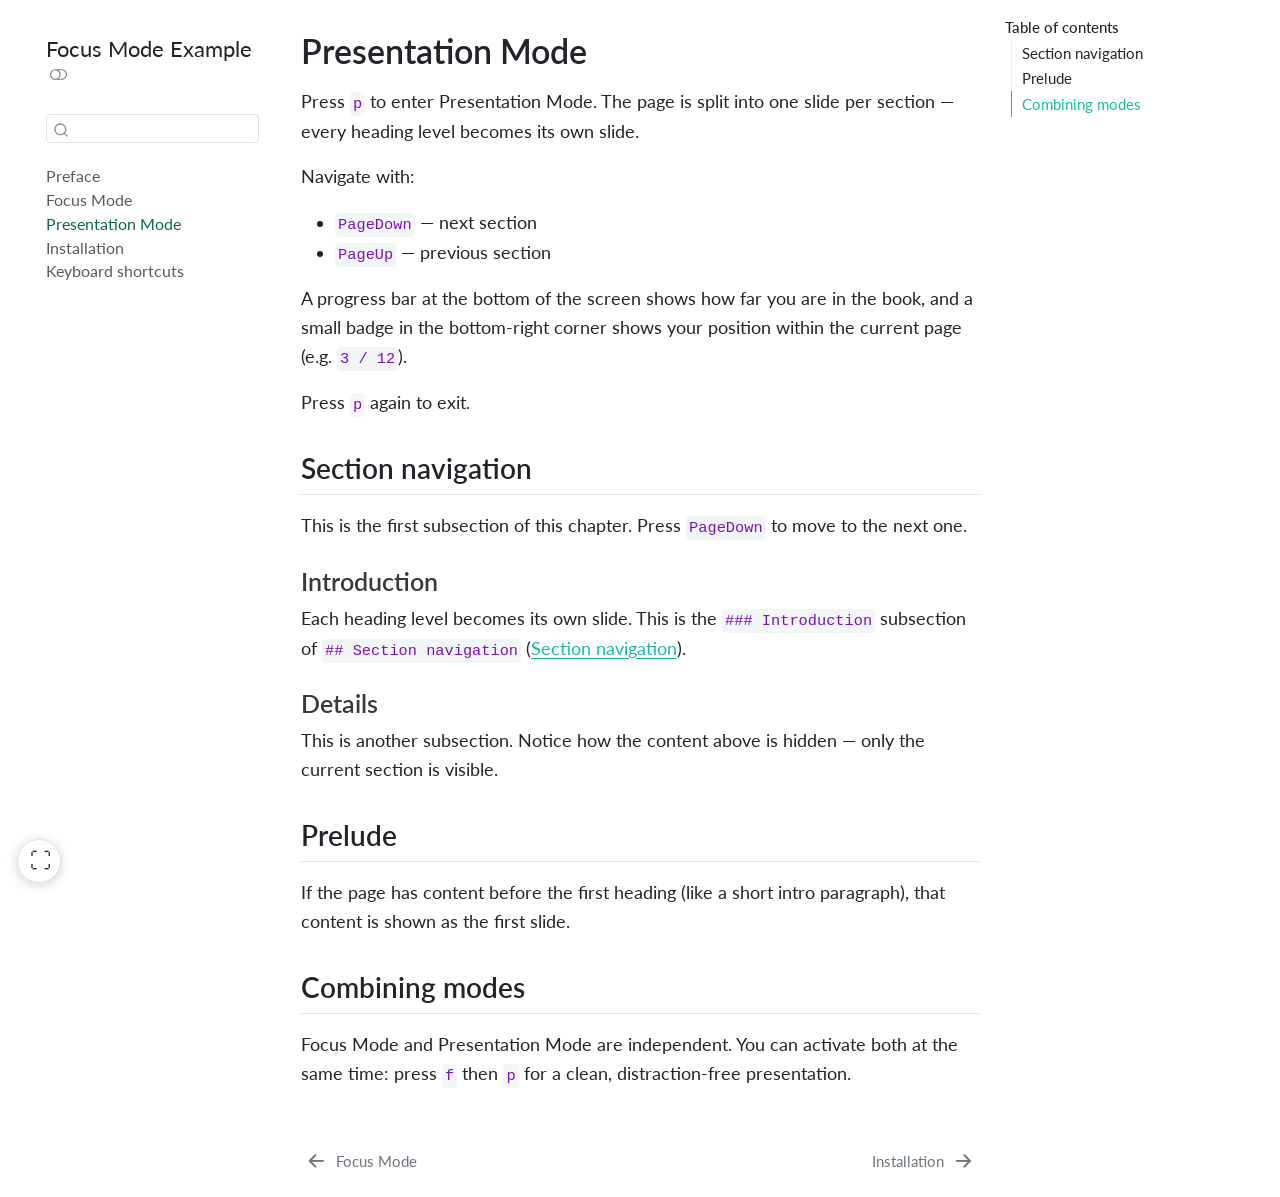
<file: docs/chapter-02.html>
<!DOCTYPE html>
<html xmlns="http://www.w3.org/1999/xhtml" lang="en" xml:lang="en"><head>

<meta charset="utf-8">
<meta name="generator" content="quarto-1.8.26">

<meta name="viewport" content="width=device-width, initial-scale=1.0, user-scalable=yes">


<title>Presentation Mode – Focus Mode Example</title>
<style>
code{white-space: pre-wrap;}
span.smallcaps{font-variant: small-caps;}
div.columns{display: flex; gap: min(4vw, 1.5em);}
div.column{flex: auto; overflow-x: auto;}
div.hanging-indent{margin-left: 1.5em; text-indent: -1.5em;}
ul.task-list{list-style: none;}
ul.task-list li input[type="checkbox"] {
  width: 0.8em;
  margin: 0 0.8em 0.2em -1em; /* quarto-specific, see https://github.com/quarto-dev/quarto-cli/issues/4556 */ 
  vertical-align: middle;
}
</style>


<script src="site_libs/quarto-nav/quarto-nav.js"></script>
<script src="site_libs/quarto-nav/headroom.min.js"></script>
<script src="site_libs/clipboard/clipboard.min.js"></script>
<script src="site_libs/quarto-search/autocomplete.umd.js"></script>
<script src="site_libs/quarto-search/fuse.min.js"></script>
<script src="site_libs/quarto-search/quarto-search.js"></script>
<meta name="quarto:offset" content="./">
<link href="./chapter-03.html" rel="next">
<link href="./chapter-01.html" rel="prev">
<script src="site_libs/quarto-html/quarto.js" type="module"></script>
<script src="site_libs/quarto-html/tabsets/tabsets.js" type="module"></script>
<script src="site_libs/quarto-html/axe/axe-check.js" type="module"></script>
<script src="site_libs/quarto-html/popper.min.js"></script>
<script src="site_libs/quarto-html/tippy.umd.min.js"></script>
<script src="site_libs/quarto-html/anchor.min.js"></script>
<link href="site_libs/quarto-html/tippy.css" rel="stylesheet">
<link href="site_libs/quarto-html/quarto-syntax-highlighting-587c61ba64f3a5504c4d52d930310e48.css" rel="stylesheet" class="quarto-color-scheme" id="quarto-text-highlighting-styles">
<link href="site_libs/quarto-html/quarto-syntax-highlighting-dark-b758ccaa5987ceb1b75504551e579abf.css" rel="stylesheet" class="quarto-color-scheme quarto-color-alternate" id="quarto-text-highlighting-styles">
<link href="site_libs/quarto-html/quarto-syntax-highlighting-587c61ba64f3a5504c4d52d930310e48.css" rel="stylesheet" class="quarto-color-scheme-extra" id="quarto-text-highlighting-styles">
<script src="site_libs/bootstrap/bootstrap.min.js"></script>
<link href="site_libs/bootstrap/bootstrap-icons.css" rel="stylesheet">
<link href="site_libs/bootstrap/bootstrap-2641b481724464e61c86985d8c912b6f.min.css" rel="stylesheet" append-hash="true" class="quarto-color-scheme" id="quarto-bootstrap" data-mode="light">
<link href="site_libs/bootstrap/bootstrap-dark-4c6d65c679321d81af7ec8b61b1d5a24.min.css" rel="stylesheet" append-hash="true" class="quarto-color-scheme quarto-color-alternate" id="quarto-bootstrap" data-mode="dark">
<link href="site_libs/bootstrap/bootstrap-2641b481724464e61c86985d8c912b6f.min.css" rel="stylesheet" append-hash="true" class="quarto-color-scheme-extra" id="quarto-bootstrap" data-mode="light">
<script src="site_libs/quarto-contrib/focus-mode-1.0.0/focus-mode.js"></script>
<link href="site_libs/quarto-contrib/focus-mode-1.0.0/focus-mode.css" rel="stylesheet">
<script id="quarto-search-options" type="application/json">{
  "location": "sidebar",
  "copy-button": false,
  "collapse-after": 3,
  "panel-placement": "start",
  "type": "textbox",
  "limit": 50,
  "keyboard-shortcut": [
    "f",
    "/",
    "s"
  ],
  "show-item-context": false,
  "language": {
    "search-no-results-text": "No results",
    "search-matching-documents-text": "matching documents",
    "search-copy-link-title": "Copy link to search",
    "search-hide-matches-text": "Hide additional matches",
    "search-more-match-text": "more match in this document",
    "search-more-matches-text": "more matches in this document",
    "search-clear-button-title": "Clear",
    "search-text-placeholder": "",
    "search-detached-cancel-button-title": "Cancel",
    "search-submit-button-title": "Submit",
    "search-label": "Search"
  }
}</script><script async="" src="https://www.googletagmanager.com/gtag/js?id=G-F1CF5FX95R"></script>

<script type="text/javascript">

window.dataLayer = window.dataLayer || [];
function gtag(){dataLayer.push(arguments);}
gtag('js', new Date());
gtag('config', 'G-F1CF5FX95R', { 'anonymize_ip': true});
</script>
<script>
(function () {
  try {
    if (!window.matchMedia("(hover: hover) and (pointer: fine)").matches) return;
    if (window.localStorage.getItem("quarto-focus-mode") === "1") {
      document.documentElement.classList.add("focus-mode-persisted");
    }
    if (window.localStorage.getItem("quarto-presentation-mode") === "1") {
      document.documentElement.classList.add("presentation-mode-preload");
    }
  } catch (e) {}
})();
</script>


</head>

<body class="nav-sidebar floating quarto-light"><script id="quarto-html-before-body" type="application/javascript">
    const toggleBodyColorMode = (bsSheetEl) => {
      const mode = bsSheetEl.getAttribute("data-mode");
      const bodyEl = window.document.querySelector("body");
      if (mode === "dark") {
        bodyEl.classList.add("quarto-dark");
        bodyEl.classList.remove("quarto-light");
      } else {
        bodyEl.classList.add("quarto-light");
        bodyEl.classList.remove("quarto-dark");
      }
    }
    const toggleBodyColorPrimary = () => {
      const bsSheetEl = window.document.querySelector("link#quarto-bootstrap:not([rel=disabled-stylesheet])");
      if (bsSheetEl) {
        toggleBodyColorMode(bsSheetEl);
      }
    }
    const setColorSchemeToggle = (alternate) => {
      const toggles = window.document.querySelectorAll('.quarto-color-scheme-toggle');
      for (let i=0; i < toggles.length; i++) {
        const toggle = toggles[i];
        if (toggle) {
          if (alternate) {
            toggle.classList.add("alternate");
          } else {
            toggle.classList.remove("alternate");
          }
        }
      }
    };
    const toggleColorMode = (alternate) => {
      // Switch the stylesheets
      const primaryStylesheets = window.document.querySelectorAll('link.quarto-color-scheme:not(.quarto-color-alternate)');
      const alternateStylesheets = window.document.querySelectorAll('link.quarto-color-scheme.quarto-color-alternate');
      manageTransitions('#quarto-margin-sidebar .nav-link', false);
      if (alternate) {
        // note: dark is layered on light, we don't disable primary!
        enableStylesheet(alternateStylesheets);
        for (const sheetNode of alternateStylesheets) {
          if (sheetNode.id === "quarto-bootstrap") {
            toggleBodyColorMode(sheetNode);
          }
        }
      } else {
        disableStylesheet(alternateStylesheets);
        enableStylesheet(primaryStylesheets)
        toggleBodyColorPrimary();
      }
      manageTransitions('#quarto-margin-sidebar .nav-link', true);
      // Switch the toggles
      setColorSchemeToggle(alternate)
      // Hack to workaround the fact that safari doesn't
      // properly recolor the scrollbar when toggling (#1455)
      if (navigator.userAgent.indexOf('Safari') > 0 && navigator.userAgent.indexOf('Chrome') == -1) {
        manageTransitions("body", false);
        window.scrollTo(0, 1);
        setTimeout(() => {
          window.scrollTo(0, 0);
          manageTransitions("body", true);
        }, 40);
      }
    }
    const disableStylesheet = (stylesheets) => {
      for (let i=0; i < stylesheets.length; i++) {
        const stylesheet = stylesheets[i];
        stylesheet.rel = 'disabled-stylesheet';
      }
    }
    const enableStylesheet = (stylesheets) => {
      for (let i=0; i < stylesheets.length; i++) {
        const stylesheet = stylesheets[i];
        if(stylesheet.rel !== 'stylesheet') { // for Chrome, which will still FOUC without this check
          stylesheet.rel = 'stylesheet';
        }
      }
    }
    const manageTransitions = (selector, allowTransitions) => {
      const els = window.document.querySelectorAll(selector);
      for (let i=0; i < els.length; i++) {
        const el = els[i];
        if (allowTransitions) {
          el.classList.remove('notransition');
        } else {
          el.classList.add('notransition');
        }
      }
    }
    const isFileUrl = () => {
      return window.location.protocol === 'file:';
    }
    const hasAlternateSentinel = () => {
      let styleSentinel = getColorSchemeSentinel();
      if (styleSentinel !== null) {
        return styleSentinel === "alternate";
      } else {
        return false;
      }
    }
    const setStyleSentinel = (alternate) => {
      const value = alternate ? "alternate" : "default";
      if (!isFileUrl()) {
        window.localStorage.setItem("quarto-color-scheme", value);
      } else {
        localAlternateSentinel = value;
      }
    }
    const getColorSchemeSentinel = () => {
      if (!isFileUrl()) {
        const storageValue = window.localStorage.getItem("quarto-color-scheme");
        return storageValue != null ? storageValue : localAlternateSentinel;
      } else {
        return localAlternateSentinel;
      }
    }
    const toggleGiscusIfUsed = (isAlternate, darkModeDefault) => {
      const baseTheme = document.querySelector('#giscus-base-theme')?.value ?? 'light';
      const alternateTheme = document.querySelector('#giscus-alt-theme')?.value ?? 'dark';
      let newTheme = '';
      if(authorPrefersDark) {
        newTheme = isAlternate ? baseTheme : alternateTheme;
      } else {
        newTheme = isAlternate ? alternateTheme : baseTheme;
      }
      const changeGiscusTheme = () => {
        // From: https://github.com/giscus/giscus/issues/336
        const sendMessage = (message) => {
          const iframe = document.querySelector('iframe.giscus-frame');
          if (!iframe) return;
          iframe.contentWindow.postMessage({ giscus: message }, 'https://giscus.app');
        }
        sendMessage({
          setConfig: {
            theme: newTheme
          }
        });
      }
      const isGiscussLoaded = window.document.querySelector('iframe.giscus-frame') !== null;
      if (isGiscussLoaded) {
        changeGiscusTheme();
      }
    };
    const authorPrefersDark = false;
    const darkModeDefault = authorPrefersDark;
      document.querySelector('link#quarto-text-highlighting-styles.quarto-color-scheme-extra').rel = 'disabled-stylesheet';
      document.querySelector('link#quarto-bootstrap.quarto-color-scheme-extra').rel = 'disabled-stylesheet';
    let localAlternateSentinel = darkModeDefault ? 'alternate' : 'default';
    // Dark / light mode switch
    window.quartoToggleColorScheme = () => {
      // Read the current dark / light value
      let toAlternate = !hasAlternateSentinel();
      toggleColorMode(toAlternate);
      setStyleSentinel(toAlternate);
      toggleGiscusIfUsed(toAlternate, darkModeDefault);
      window.dispatchEvent(new Event('resize'));
    };
    // Switch to dark mode if need be
    if (hasAlternateSentinel()) {
      toggleColorMode(true);
    } else {
      toggleColorMode(false);
    }
  </script>

<div id="quarto-search-results"></div>
  <header id="quarto-header" class="headroom fixed-top">
  <nav class="quarto-secondary-nav">
    <div class="container-fluid d-flex">
      <button type="button" class="quarto-btn-toggle btn" data-bs-toggle="collapse" role="button" data-bs-target=".quarto-sidebar-collapse-item" aria-controls="quarto-sidebar" aria-expanded="false" aria-label="Toggle sidebar navigation" onclick="if (window.quartoToggleHeadroom) { window.quartoToggleHeadroom(); }">
        <i class="bi bi-layout-text-sidebar-reverse"></i>
      </button>
        <nav class="quarto-page-breadcrumbs" aria-label="breadcrumb"><ol class="breadcrumb"><li class="breadcrumb-item"><a href="./chapter-02.html"><span class="chapter-title">Presentation Mode</span></a></li></ol></nav>
        <a class="flex-grow-1" role="navigation" data-bs-toggle="collapse" data-bs-target=".quarto-sidebar-collapse-item" aria-controls="quarto-sidebar" aria-expanded="false" aria-label="Toggle sidebar navigation" onclick="if (window.quartoToggleHeadroom) { window.quartoToggleHeadroom(); }">      
        </a>
      <button type="button" class="btn quarto-search-button" aria-label="Search" onclick="window.quartoOpenSearch();">
        <i class="bi bi-search"></i>
      </button>
    </div>
  </nav>
</header>
<!-- content -->
<div id="quarto-content" class="quarto-container page-columns page-rows-contents page-layout-article">
<!-- sidebar -->
  <nav id="quarto-sidebar" class="sidebar collapse collapse-horizontal quarto-sidebar-collapse-item sidebar-navigation floating overflow-auto">
    <div class="pt-lg-2 mt-2 text-left sidebar-header">
    <div class="sidebar-title mb-0 py-0">
      <a href="./">Focus Mode Example</a> 
        <div class="sidebar-tools-main">
  <a href="" class="quarto-color-scheme-toggle quarto-navigation-tool  px-1" onclick="window.quartoToggleColorScheme(); return false;" title="Toggle dark mode"><i class="bi"></i></a>
</div>
    </div>
      </div>
        <div class="mt-2 flex-shrink-0 align-items-center">
        <div class="sidebar-search">
        <div id="quarto-search" class="" title="Search"></div>
        </div>
        </div>
    <div class="sidebar-menu-container"> 
    <ul class="list-unstyled mt-1">
        <li class="sidebar-item">
  <div class="sidebar-item-container"> 
  <a href="./index.html" class="sidebar-item-text sidebar-link"><span class="chapter-title">Preface</span></a>
  </div>
</li>
        <li class="sidebar-item">
  <div class="sidebar-item-container"> 
  <a href="./chapter-01.html" class="sidebar-item-text sidebar-link"><span class="chapter-title">Focus Mode</span></a>
  </div>
</li>
        <li class="sidebar-item">
  <div class="sidebar-item-container"> 
  <a href="./chapter-02.html" class="sidebar-item-text sidebar-link active"><span class="chapter-title">Presentation Mode</span></a>
  </div>
</li>
        <li class="sidebar-item">
  <div class="sidebar-item-container"> 
  <a href="./chapter-03.html" class="sidebar-item-text sidebar-link"><span class="chapter-title">Installation</span></a>
  </div>
</li>
        <li class="sidebar-item">
  <div class="sidebar-item-container"> 
  <a href="./chapter-04.html" class="sidebar-item-text sidebar-link"><span class="chapter-title">Keyboard shortcuts</span></a>
  </div>
</li>
    </ul>
    </div>
</nav>
<div id="quarto-sidebar-glass" class="quarto-sidebar-collapse-item" data-bs-toggle="collapse" data-bs-target=".quarto-sidebar-collapse-item"></div>
<!-- margin-sidebar -->
    <div id="quarto-margin-sidebar" class="sidebar margin-sidebar">
        <nav id="TOC" role="doc-toc" class="toc-active">
    <h2 id="toc-title">Table of contents</h2>
   
  <ul>
  <li><a href="#sec-section-navigation" id="toc-sec-section-navigation" class="nav-link active" data-scroll-target="#sec-section-navigation">Section navigation</a>
  <ul class="collapse">
  <li><a href="#introduction" id="toc-introduction" class="nav-link" data-scroll-target="#introduction">Introduction</a></li>
  <li><a href="#details" id="toc-details" class="nav-link" data-scroll-target="#details">Details</a></li>
  </ul></li>
  <li><a href="#prelude" id="toc-prelude" class="nav-link" data-scroll-target="#prelude">Prelude</a></li>
  <li><a href="#combining-modes" id="toc-combining-modes" class="nav-link" data-scroll-target="#combining-modes">Combining modes</a></li>
  </ul>
</nav>
    </div>
<!-- main -->
<main class="content" id="quarto-document-content">


<header id="title-block-header" class="quarto-title-block default">
<div class="quarto-title">
<h1 class="title"><span class="chapter-title">Presentation Mode</span></h1>
</div>



<div class="quarto-title-meta">

    
  
    
  </div>
  


</header>


<p>Press <code>p</code> to enter Presentation Mode. The page is split into one slide per section — every heading level becomes its own slide.</p>
<p>Navigate with:</p>
<ul>
<li><code>PageDown</code> — next section</li>
<li><code>PageUp</code> — previous section</li>
</ul>
<p>A progress bar at the bottom of the screen shows how far you are in the book, and a small badge in the bottom-right corner shows your position within the current page (e.g.&nbsp;<code>3 / 12</code>).</p>
<p>Press <code>p</code> again to exit.</p>
<section id="sec-section-navigation" class="level2">
<h2 class="anchored" data-anchor-id="sec-section-navigation">Section navigation</h2>
<p>This is the first subsection of this chapter. Press <code>PageDown</code> to move to the next one.</p>
<section id="introduction" class="level3">
<h3 class="anchored" data-anchor-id="introduction">Introduction</h3>
<p>Each heading level becomes its own slide. This is the <code>### Introduction</code> subsection of <code>## Section navigation</code> (<a href="#sec-section-navigation" class="quarto-xref"><span>Section navigation</span></a>).</p>
</section>
<section id="details" class="level3">
<h3 class="anchored" data-anchor-id="details">Details</h3>
<p>This is another subsection. Notice how the content above is hidden — only the current section is visible.</p>
</section>
</section>
<section id="prelude" class="level2">
<h2 class="anchored" data-anchor-id="prelude">Prelude</h2>
<p>If the page has content before the first heading (like a short intro paragraph), that content is shown as the first slide.</p>
</section>
<section id="combining-modes" class="level2">
<h2 class="anchored" data-anchor-id="combining-modes">Combining modes</h2>
<p>Focus Mode and Presentation Mode are independent. You can activate both at the same time: press <code>f</code> then <code>p</code> for a clean, distraction-free presentation.</p>


</section>

</main> <!-- /main -->
<script id="quarto-html-after-body" type="application/javascript">
  window.document.addEventListener("DOMContentLoaded", function (event) {
    // Ensure there is a toggle, if there isn't float one in the top right
    if (window.document.querySelector('.quarto-color-scheme-toggle') === null) {
      const a = window.document.createElement('a');
      a.classList.add('top-right');
      a.classList.add('quarto-color-scheme-toggle');
      a.href = "";
      a.onclick = function() { try { window.quartoToggleColorScheme(); } catch {} return false; };
      const i = window.document.createElement("i");
      i.classList.add('bi');
      a.appendChild(i);
      window.document.body.appendChild(a);
    }
    setColorSchemeToggle(hasAlternateSentinel())
    const icon = "";
    const anchorJS = new window.AnchorJS();
    anchorJS.options = {
      placement: 'right',
      icon: icon
    };
    anchorJS.add('.anchored');
    const isCodeAnnotation = (el) => {
      for (const clz of el.classList) {
        if (clz.startsWith('code-annotation-')) {                     
          return true;
        }
      }
      return false;
    }
    const onCopySuccess = function(e) {
      // button target
      const button = e.trigger;
      // don't keep focus
      button.blur();
      // flash "checked"
      button.classList.add('code-copy-button-checked');
      var currentTitle = button.getAttribute("title");
      button.setAttribute("title", "Copied!");
      let tooltip;
      if (window.bootstrap) {
        button.setAttribute("data-bs-toggle", "tooltip");
        button.setAttribute("data-bs-placement", "left");
        button.setAttribute("data-bs-title", "Copied!");
        tooltip = new bootstrap.Tooltip(button, 
          { trigger: "manual", 
            customClass: "code-copy-button-tooltip",
            offset: [0, -8]});
        tooltip.show();    
      }
      setTimeout(function() {
        if (tooltip) {
          tooltip.hide();
          button.removeAttribute("data-bs-title");
          button.removeAttribute("data-bs-toggle");
          button.removeAttribute("data-bs-placement");
        }
        button.setAttribute("title", currentTitle);
        button.classList.remove('code-copy-button-checked');
      }, 1000);
      // clear code selection
      e.clearSelection();
    }
    const getTextToCopy = function(trigger) {
      const outerScaffold = trigger.parentElement.cloneNode(true);
      const codeEl = outerScaffold.querySelector('code');
      for (const childEl of codeEl.children) {
        if (isCodeAnnotation(childEl)) {
          childEl.remove();
        }
      }
      return codeEl.innerText;
    }
    const clipboard = new window.ClipboardJS('.code-copy-button:not([data-in-quarto-modal])', {
      text: getTextToCopy
    });
    clipboard.on('success', onCopySuccess);
    if (window.document.getElementById('quarto-embedded-source-code-modal')) {
      const clipboardModal = new window.ClipboardJS('.code-copy-button[data-in-quarto-modal]', {
        text: getTextToCopy,
        container: window.document.getElementById('quarto-embedded-source-code-modal')
      });
      clipboardModal.on('success', onCopySuccess);
    }
      var localhostRegex = new RegExp(/^(?:http|https):\/\/localhost\:?[0-9]*\//);
      var mailtoRegex = new RegExp(/^mailto:/);
        var filterRegex = new RegExp('/' + window.location.host + '/');
      var isInternal = (href) => {
          return filterRegex.test(href) || localhostRegex.test(href) || mailtoRegex.test(href);
      }
      // Inspect non-navigation links and adorn them if external
     var links = window.document.querySelectorAll('a[href]:not(.nav-link):not(.navbar-brand):not(.toc-action):not(.sidebar-link):not(.sidebar-item-toggle):not(.pagination-link):not(.no-external):not([aria-hidden]):not(.dropdown-item):not(.quarto-navigation-tool):not(.about-link)');
      for (var i=0; i<links.length; i++) {
        const link = links[i];
        if (!isInternal(link.href)) {
          // undo the damage that might have been done by quarto-nav.js in the case of
          // links that we want to consider external
          if (link.dataset.originalHref !== undefined) {
            link.href = link.dataset.originalHref;
          }
        }
      }
    function tippyHover(el, contentFn, onTriggerFn, onUntriggerFn) {
      const config = {
        allowHTML: true,
        maxWidth: 500,
        delay: 100,
        arrow: false,
        appendTo: function(el) {
            return el.parentElement;
        },
        interactive: true,
        interactiveBorder: 10,
        theme: 'quarto',
        placement: 'bottom-start',
      };
      if (contentFn) {
        config.content = contentFn;
      }
      if (onTriggerFn) {
        config.onTrigger = onTriggerFn;
      }
      if (onUntriggerFn) {
        config.onUntrigger = onUntriggerFn;
      }
      window.tippy(el, config); 
    }
    const noterefs = window.document.querySelectorAll('a[role="doc-noteref"]');
    for (var i=0; i<noterefs.length; i++) {
      const ref = noterefs[i];
      tippyHover(ref, function() {
        // use id or data attribute instead here
        let href = ref.getAttribute('data-footnote-href') || ref.getAttribute('href');
        try { href = new URL(href).hash; } catch {}
        const id = href.replace(/^#\/?/, "");
        const note = window.document.getElementById(id);
        if (note) {
          return note.innerHTML;
        } else {
          return "";
        }
      });
    }
    const xrefs = window.document.querySelectorAll('a.quarto-xref');
    const processXRef = (id, note) => {
      // Strip column container classes
      const stripColumnClz = (el) => {
        el.classList.remove("page-full", "page-columns");
        if (el.children) {
          for (const child of el.children) {
            stripColumnClz(child);
          }
        }
      }
      stripColumnClz(note)
      if (id === null || id.startsWith('sec-')) {
        // Special case sections, only their first couple elements
        const container = document.createElement("div");
        if (note.children && note.children.length > 2) {
          container.appendChild(note.children[0].cloneNode(true));
          for (let i = 1; i < note.children.length; i++) {
            const child = note.children[i];
            if (child.tagName === "P" && child.innerText === "") {
              continue;
            } else {
              container.appendChild(child.cloneNode(true));
              break;
            }
          }
          if (window.Quarto?.typesetMath) {
            window.Quarto.typesetMath(container);
          }
          return container.innerHTML
        } else {
          if (window.Quarto?.typesetMath) {
            window.Quarto.typesetMath(note);
          }
          return note.innerHTML;
        }
      } else {
        // Remove any anchor links if they are present
        const anchorLink = note.querySelector('a.anchorjs-link');
        if (anchorLink) {
          anchorLink.remove();
        }
        if (window.Quarto?.typesetMath) {
          window.Quarto.typesetMath(note);
        }
        if (note.classList.contains("callout")) {
          return note.outerHTML;
        } else {
          return note.innerHTML;
        }
      }
    }
    for (var i=0; i<xrefs.length; i++) {
      const xref = xrefs[i];
      tippyHover(xref, undefined, function(instance) {
        instance.disable();
        let url = xref.getAttribute('href');
        let hash = undefined; 
        if (url.startsWith('#')) {
          hash = url;
        } else {
          try { hash = new URL(url).hash; } catch {}
        }
        if (hash) {
          const id = hash.replace(/^#\/?/, "");
          const note = window.document.getElementById(id);
          if (note !== null) {
            try {
              const html = processXRef(id, note.cloneNode(true));
              instance.setContent(html);
            } finally {
              instance.enable();
              instance.show();
            }
          } else {
            // See if we can fetch this
            fetch(url.split('#')[0])
            .then(res => res.text())
            .then(html => {
              const parser = new DOMParser();
              const htmlDoc = parser.parseFromString(html, "text/html");
              const note = htmlDoc.getElementById(id);
              if (note !== null) {
                const html = processXRef(id, note);
                instance.setContent(html);
              } 
            }).finally(() => {
              instance.enable();
              instance.show();
            });
          }
        } else {
          // See if we can fetch a full url (with no hash to target)
          // This is a special case and we should probably do some content thinning / targeting
          fetch(url)
          .then(res => res.text())
          .then(html => {
            const parser = new DOMParser();
            const htmlDoc = parser.parseFromString(html, "text/html");
            const note = htmlDoc.querySelector('main.content');
            if (note !== null) {
              // This should only happen for chapter cross references
              // (since there is no id in the URL)
              // remove the first header
              if (note.children.length > 0 && note.children[0].tagName === "HEADER") {
                note.children[0].remove();
              }
              const html = processXRef(null, note);
              instance.setContent(html);
            } 
          }).finally(() => {
            instance.enable();
            instance.show();
          });
        }
      }, function(instance) {
      });
    }
        let selectedAnnoteEl;
        const selectorForAnnotation = ( cell, annotation) => {
          let cellAttr = 'data-code-cell="' + cell + '"';
          let lineAttr = 'data-code-annotation="' +  annotation + '"';
          const selector = 'span[' + cellAttr + '][' + lineAttr + ']';
          return selector;
        }
        const selectCodeLines = (annoteEl) => {
          const doc = window.document;
          const targetCell = annoteEl.getAttribute("data-target-cell");
          const targetAnnotation = annoteEl.getAttribute("data-target-annotation");
          const annoteSpan = window.document.querySelector(selectorForAnnotation(targetCell, targetAnnotation));
          const lines = annoteSpan.getAttribute("data-code-lines").split(",");
          const lineIds = lines.map((line) => {
            return targetCell + "-" + line;
          })
          let top = null;
          let height = null;
          let parent = null;
          if (lineIds.length > 0) {
              //compute the position of the single el (top and bottom and make a div)
              const el = window.document.getElementById(lineIds[0]);
              top = el.offsetTop;
              height = el.offsetHeight;
              parent = el.parentElement.parentElement;
            if (lineIds.length > 1) {
              const lastEl = window.document.getElementById(lineIds[lineIds.length - 1]);
              const bottom = lastEl.offsetTop + lastEl.offsetHeight;
              height = bottom - top;
            }
            if (top !== null && height !== null && parent !== null) {
              // cook up a div (if necessary) and position it 
              let div = window.document.getElementById("code-annotation-line-highlight");
              if (div === null) {
                div = window.document.createElement("div");
                div.setAttribute("id", "code-annotation-line-highlight");
                div.style.position = 'absolute';
                parent.appendChild(div);
              }
              div.style.top = top - 2 + "px";
              div.style.height = height + 4 + "px";
              div.style.left = 0;
              let gutterDiv = window.document.getElementById("code-annotation-line-highlight-gutter");
              if (gutterDiv === null) {
                gutterDiv = window.document.createElement("div");
                gutterDiv.setAttribute("id", "code-annotation-line-highlight-gutter");
                gutterDiv.style.position = 'absolute';
                const codeCell = window.document.getElementById(targetCell);
                const gutter = codeCell.querySelector('.code-annotation-gutter');
                gutter.appendChild(gutterDiv);
              }
              gutterDiv.style.top = top - 2 + "px";
              gutterDiv.style.height = height + 4 + "px";
            }
            selectedAnnoteEl = annoteEl;
          }
        };
        const unselectCodeLines = () => {
          const elementsIds = ["code-annotation-line-highlight", "code-annotation-line-highlight-gutter"];
          elementsIds.forEach((elId) => {
            const div = window.document.getElementById(elId);
            if (div) {
              div.remove();
            }
          });
          selectedAnnoteEl = undefined;
        };
          // Handle positioning of the toggle
      window.addEventListener(
        "resize",
        throttle(() => {
          elRect = undefined;
          if (selectedAnnoteEl) {
            selectCodeLines(selectedAnnoteEl);
          }
        }, 10)
      );
      function throttle(fn, ms) {
      let throttle = false;
      let timer;
        return (...args) => {
          if(!throttle) { // first call gets through
              fn.apply(this, args);
              throttle = true;
          } else { // all the others get throttled
              if(timer) clearTimeout(timer); // cancel #2
              timer = setTimeout(() => {
                fn.apply(this, args);
                timer = throttle = false;
              }, ms);
          }
        };
      }
        // Attach click handler to the DT
        const annoteDls = window.document.querySelectorAll('dt[data-target-cell]');
        for (const annoteDlNode of annoteDls) {
          annoteDlNode.addEventListener('click', (event) => {
            const clickedEl = event.target;
            if (clickedEl !== selectedAnnoteEl) {
              unselectCodeLines();
              const activeEl = window.document.querySelector('dt[data-target-cell].code-annotation-active');
              if (activeEl) {
                activeEl.classList.remove('code-annotation-active');
              }
              selectCodeLines(clickedEl);
              clickedEl.classList.add('code-annotation-active');
            } else {
              // Unselect the line
              unselectCodeLines();
              clickedEl.classList.remove('code-annotation-active');
            }
          });
        }
    const findCites = (el) => {
      const parentEl = el.parentElement;
      if (parentEl) {
        const cites = parentEl.dataset.cites;
        if (cites) {
          return {
            el,
            cites: cites.split(' ')
          };
        } else {
          return findCites(el.parentElement)
        }
      } else {
        return undefined;
      }
    };
    var bibliorefs = window.document.querySelectorAll('a[role="doc-biblioref"]');
    for (var i=0; i<bibliorefs.length; i++) {
      const ref = bibliorefs[i];
      const citeInfo = findCites(ref);
      if (citeInfo) {
        tippyHover(citeInfo.el, function() {
          var popup = window.document.createElement('div');
          citeInfo.cites.forEach(function(cite) {
            var citeDiv = window.document.createElement('div');
            citeDiv.classList.add('hanging-indent');
            citeDiv.classList.add('csl-entry');
            var biblioDiv = window.document.getElementById('ref-' + cite);
            if (biblioDiv) {
              citeDiv.innerHTML = biblioDiv.innerHTML;
            }
            popup.appendChild(citeDiv);
          });
          return popup.innerHTML;
        });
      }
    }
  });
  </script>
<nav class="page-navigation">
  <div class="nav-page nav-page-previous">
      <a href="./chapter-01.html" class="pagination-link" aria-label="Focus Mode">
        <i class="bi bi-arrow-left-short"></i> <span class="nav-page-text"><span class="chapter-title">Focus Mode</span></span>
      </a>          
  </div>
  <div class="nav-page nav-page-next">
      <a href="./chapter-03.html" class="pagination-link" aria-label="Installation">
        <span class="nav-page-text"><span class="chapter-title">Installation</span></span> <i class="bi bi-arrow-right-short"></i>
      </a>
  </div>
</nav>
</div> <!-- /content -->




</body></html>
</file>
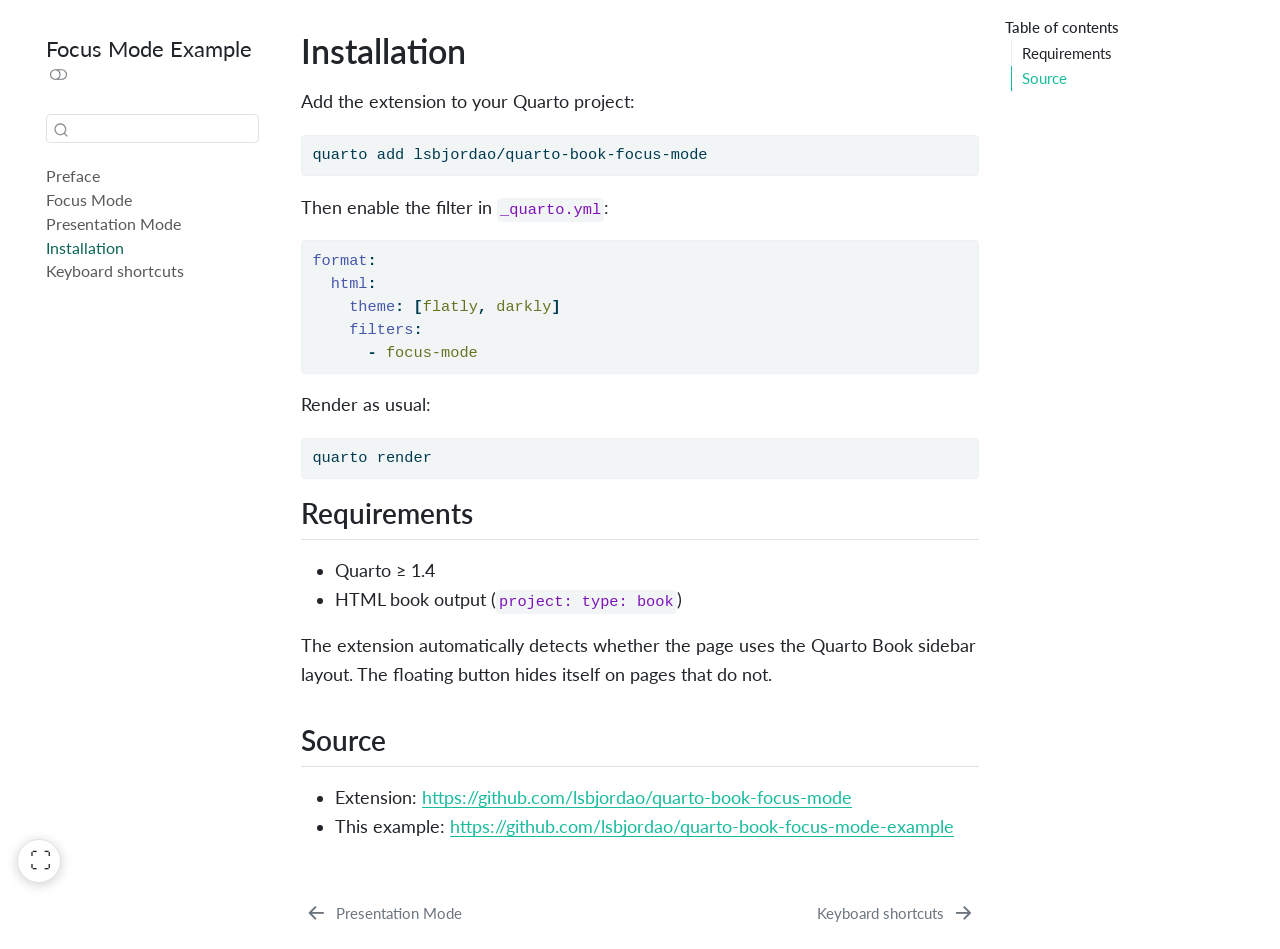
<file: docs/chapter-03.html>
<!DOCTYPE html>
<html xmlns="http://www.w3.org/1999/xhtml" lang="en" xml:lang="en"><head>

<meta charset="utf-8">
<meta name="generator" content="quarto-1.8.26">

<meta name="viewport" content="width=device-width, initial-scale=1.0, user-scalable=yes">


<title>Installation – Focus Mode Example</title>
<style>
code{white-space: pre-wrap;}
span.smallcaps{font-variant: small-caps;}
div.columns{display: flex; gap: min(4vw, 1.5em);}
div.column{flex: auto; overflow-x: auto;}
div.hanging-indent{margin-left: 1.5em; text-indent: -1.5em;}
ul.task-list{list-style: none;}
ul.task-list li input[type="checkbox"] {
  width: 0.8em;
  margin: 0 0.8em 0.2em -1em; /* quarto-specific, see https://github.com/quarto-dev/quarto-cli/issues/4556 */ 
  vertical-align: middle;
}
/* CSS for syntax highlighting */
html { -webkit-text-size-adjust: 100%; }
pre > code.sourceCode { white-space: pre; position: relative; }
pre > code.sourceCode > span { display: inline-block; line-height: 1.25; }
pre > code.sourceCode > span:empty { height: 1.2em; }
.sourceCode { overflow: visible; }
code.sourceCode > span { color: inherit; text-decoration: inherit; }
div.sourceCode { margin: 1em 0; }
pre.sourceCode { margin: 0; }
@media screen {
div.sourceCode { overflow: auto; }
}
@media print {
pre > code.sourceCode { white-space: pre-wrap; }
pre > code.sourceCode > span { text-indent: -5em; padding-left: 5em; }
}
pre.numberSource code
  { counter-reset: source-line 0; }
pre.numberSource code > span
  { position: relative; left: -4em; counter-increment: source-line; }
pre.numberSource code > span > a:first-child::before
  { content: counter(source-line);
    position: relative; left: -1em; text-align: right; vertical-align: baseline;
    border: none; display: inline-block;
    -webkit-touch-callout: none; -webkit-user-select: none;
    -khtml-user-select: none; -moz-user-select: none;
    -ms-user-select: none; user-select: none;
    padding: 0 4px; width: 4em;
  }
pre.numberSource { margin-left: 3em;  padding-left: 4px; }
div.sourceCode
  {   }
@media screen {
pre > code.sourceCode > span > a:first-child::before { text-decoration: underline; }
}
</style>


<script src="site_libs/quarto-nav/quarto-nav.js"></script>
<script src="site_libs/quarto-nav/headroom.min.js"></script>
<script src="site_libs/clipboard/clipboard.min.js"></script>
<script src="site_libs/quarto-search/autocomplete.umd.js"></script>
<script src="site_libs/quarto-search/fuse.min.js"></script>
<script src="site_libs/quarto-search/quarto-search.js"></script>
<meta name="quarto:offset" content="./">
<link href="./chapter-04.html" rel="next">
<link href="./chapter-02.html" rel="prev">
<script src="site_libs/quarto-html/quarto.js" type="module"></script>
<script src="site_libs/quarto-html/tabsets/tabsets.js" type="module"></script>
<script src="site_libs/quarto-html/axe/axe-check.js" type="module"></script>
<script src="site_libs/quarto-html/popper.min.js"></script>
<script src="site_libs/quarto-html/tippy.umd.min.js"></script>
<script src="site_libs/quarto-html/anchor.min.js"></script>
<link href="site_libs/quarto-html/tippy.css" rel="stylesheet">
<link href="site_libs/quarto-html/quarto-syntax-highlighting-587c61ba64f3a5504c4d52d930310e48.css" rel="stylesheet" class="quarto-color-scheme" id="quarto-text-highlighting-styles">
<link href="site_libs/quarto-html/quarto-syntax-highlighting-dark-b758ccaa5987ceb1b75504551e579abf.css" rel="stylesheet" class="quarto-color-scheme quarto-color-alternate" id="quarto-text-highlighting-styles">
<link href="site_libs/quarto-html/quarto-syntax-highlighting-587c61ba64f3a5504c4d52d930310e48.css" rel="stylesheet" class="quarto-color-scheme-extra" id="quarto-text-highlighting-styles">
<script src="site_libs/bootstrap/bootstrap.min.js"></script>
<link href="site_libs/bootstrap/bootstrap-icons.css" rel="stylesheet">
<link href="site_libs/bootstrap/bootstrap-2641b481724464e61c86985d8c912b6f.min.css" rel="stylesheet" append-hash="true" class="quarto-color-scheme" id="quarto-bootstrap" data-mode="light">
<link href="site_libs/bootstrap/bootstrap-dark-4c6d65c679321d81af7ec8b61b1d5a24.min.css" rel="stylesheet" append-hash="true" class="quarto-color-scheme quarto-color-alternate" id="quarto-bootstrap" data-mode="dark">
<link href="site_libs/bootstrap/bootstrap-2641b481724464e61c86985d8c912b6f.min.css" rel="stylesheet" append-hash="true" class="quarto-color-scheme-extra" id="quarto-bootstrap" data-mode="light">
<script src="site_libs/quarto-contrib/focus-mode-1.0.0/focus-mode.js"></script>
<link href="site_libs/quarto-contrib/focus-mode-1.0.0/focus-mode.css" rel="stylesheet">
<script id="quarto-search-options" type="application/json">{
  "location": "sidebar",
  "copy-button": false,
  "collapse-after": 3,
  "panel-placement": "start",
  "type": "textbox",
  "limit": 50,
  "keyboard-shortcut": [
    "f",
    "/",
    "s"
  ],
  "show-item-context": false,
  "language": {
    "search-no-results-text": "No results",
    "search-matching-documents-text": "matching documents",
    "search-copy-link-title": "Copy link to search",
    "search-hide-matches-text": "Hide additional matches",
    "search-more-match-text": "more match in this document",
    "search-more-matches-text": "more matches in this document",
    "search-clear-button-title": "Clear",
    "search-text-placeholder": "",
    "search-detached-cancel-button-title": "Cancel",
    "search-submit-button-title": "Submit",
    "search-label": "Search"
  }
}</script><script async="" src="https://www.googletagmanager.com/gtag/js?id=G-F1CF5FX95R"></script>

<script type="text/javascript">

window.dataLayer = window.dataLayer || [];
function gtag(){dataLayer.push(arguments);}
gtag('js', new Date());
gtag('config', 'G-F1CF5FX95R', { 'anonymize_ip': true});
</script>
<script>
(function () {
  try {
    if (!window.matchMedia("(hover: hover) and (pointer: fine)").matches) return;
    if (window.localStorage.getItem("quarto-focus-mode") === "1") {
      document.documentElement.classList.add("focus-mode-persisted");
    }
    if (window.localStorage.getItem("quarto-presentation-mode") === "1") {
      document.documentElement.classList.add("presentation-mode-preload");
    }
  } catch (e) {}
})();
</script>


</head>

<body class="nav-sidebar floating quarto-light"><script id="quarto-html-before-body" type="application/javascript">
    const toggleBodyColorMode = (bsSheetEl) => {
      const mode = bsSheetEl.getAttribute("data-mode");
      const bodyEl = window.document.querySelector("body");
      if (mode === "dark") {
        bodyEl.classList.add("quarto-dark");
        bodyEl.classList.remove("quarto-light");
      } else {
        bodyEl.classList.add("quarto-light");
        bodyEl.classList.remove("quarto-dark");
      }
    }
    const toggleBodyColorPrimary = () => {
      const bsSheetEl = window.document.querySelector("link#quarto-bootstrap:not([rel=disabled-stylesheet])");
      if (bsSheetEl) {
        toggleBodyColorMode(bsSheetEl);
      }
    }
    const setColorSchemeToggle = (alternate) => {
      const toggles = window.document.querySelectorAll('.quarto-color-scheme-toggle');
      for (let i=0; i < toggles.length; i++) {
        const toggle = toggles[i];
        if (toggle) {
          if (alternate) {
            toggle.classList.add("alternate");
          } else {
            toggle.classList.remove("alternate");
          }
        }
      }
    };
    const toggleColorMode = (alternate) => {
      // Switch the stylesheets
      const primaryStylesheets = window.document.querySelectorAll('link.quarto-color-scheme:not(.quarto-color-alternate)');
      const alternateStylesheets = window.document.querySelectorAll('link.quarto-color-scheme.quarto-color-alternate');
      manageTransitions('#quarto-margin-sidebar .nav-link', false);
      if (alternate) {
        // note: dark is layered on light, we don't disable primary!
        enableStylesheet(alternateStylesheets);
        for (const sheetNode of alternateStylesheets) {
          if (sheetNode.id === "quarto-bootstrap") {
            toggleBodyColorMode(sheetNode);
          }
        }
      } else {
        disableStylesheet(alternateStylesheets);
        enableStylesheet(primaryStylesheets)
        toggleBodyColorPrimary();
      }
      manageTransitions('#quarto-margin-sidebar .nav-link', true);
      // Switch the toggles
      setColorSchemeToggle(alternate)
      // Hack to workaround the fact that safari doesn't
      // properly recolor the scrollbar when toggling (#1455)
      if (navigator.userAgent.indexOf('Safari') > 0 && navigator.userAgent.indexOf('Chrome') == -1) {
        manageTransitions("body", false);
        window.scrollTo(0, 1);
        setTimeout(() => {
          window.scrollTo(0, 0);
          manageTransitions("body", true);
        }, 40);
      }
    }
    const disableStylesheet = (stylesheets) => {
      for (let i=0; i < stylesheets.length; i++) {
        const stylesheet = stylesheets[i];
        stylesheet.rel = 'disabled-stylesheet';
      }
    }
    const enableStylesheet = (stylesheets) => {
      for (let i=0; i < stylesheets.length; i++) {
        const stylesheet = stylesheets[i];
        if(stylesheet.rel !== 'stylesheet') { // for Chrome, which will still FOUC without this check
          stylesheet.rel = 'stylesheet';
        }
      }
    }
    const manageTransitions = (selector, allowTransitions) => {
      const els = window.document.querySelectorAll(selector);
      for (let i=0; i < els.length; i++) {
        const el = els[i];
        if (allowTransitions) {
          el.classList.remove('notransition');
        } else {
          el.classList.add('notransition');
        }
      }
    }
    const isFileUrl = () => {
      return window.location.protocol === 'file:';
    }
    const hasAlternateSentinel = () => {
      let styleSentinel = getColorSchemeSentinel();
      if (styleSentinel !== null) {
        return styleSentinel === "alternate";
      } else {
        return false;
      }
    }
    const setStyleSentinel = (alternate) => {
      const value = alternate ? "alternate" : "default";
      if (!isFileUrl()) {
        window.localStorage.setItem("quarto-color-scheme", value);
      } else {
        localAlternateSentinel = value;
      }
    }
    const getColorSchemeSentinel = () => {
      if (!isFileUrl()) {
        const storageValue = window.localStorage.getItem("quarto-color-scheme");
        return storageValue != null ? storageValue : localAlternateSentinel;
      } else {
        return localAlternateSentinel;
      }
    }
    const toggleGiscusIfUsed = (isAlternate, darkModeDefault) => {
      const baseTheme = document.querySelector('#giscus-base-theme')?.value ?? 'light';
      const alternateTheme = document.querySelector('#giscus-alt-theme')?.value ?? 'dark';
      let newTheme = '';
      if(authorPrefersDark) {
        newTheme = isAlternate ? baseTheme : alternateTheme;
      } else {
        newTheme = isAlternate ? alternateTheme : baseTheme;
      }
      const changeGiscusTheme = () => {
        // From: https://github.com/giscus/giscus/issues/336
        const sendMessage = (message) => {
          const iframe = document.querySelector('iframe.giscus-frame');
          if (!iframe) return;
          iframe.contentWindow.postMessage({ giscus: message }, 'https://giscus.app');
        }
        sendMessage({
          setConfig: {
            theme: newTheme
          }
        });
      }
      const isGiscussLoaded = window.document.querySelector('iframe.giscus-frame') !== null;
      if (isGiscussLoaded) {
        changeGiscusTheme();
      }
    };
    const authorPrefersDark = false;
    const darkModeDefault = authorPrefersDark;
      document.querySelector('link#quarto-text-highlighting-styles.quarto-color-scheme-extra').rel = 'disabled-stylesheet';
      document.querySelector('link#quarto-bootstrap.quarto-color-scheme-extra').rel = 'disabled-stylesheet';
    let localAlternateSentinel = darkModeDefault ? 'alternate' : 'default';
    // Dark / light mode switch
    window.quartoToggleColorScheme = () => {
      // Read the current dark / light value
      let toAlternate = !hasAlternateSentinel();
      toggleColorMode(toAlternate);
      setStyleSentinel(toAlternate);
      toggleGiscusIfUsed(toAlternate, darkModeDefault);
      window.dispatchEvent(new Event('resize'));
    };
    // Switch to dark mode if need be
    if (hasAlternateSentinel()) {
      toggleColorMode(true);
    } else {
      toggleColorMode(false);
    }
  </script>

<div id="quarto-search-results"></div>
  <header id="quarto-header" class="headroom fixed-top">
  <nav class="quarto-secondary-nav">
    <div class="container-fluid d-flex">
      <button type="button" class="quarto-btn-toggle btn" data-bs-toggle="collapse" role="button" data-bs-target=".quarto-sidebar-collapse-item" aria-controls="quarto-sidebar" aria-expanded="false" aria-label="Toggle sidebar navigation" onclick="if (window.quartoToggleHeadroom) { window.quartoToggleHeadroom(); }">
        <i class="bi bi-layout-text-sidebar-reverse"></i>
      </button>
        <nav class="quarto-page-breadcrumbs" aria-label="breadcrumb"><ol class="breadcrumb"><li class="breadcrumb-item"><a href="./chapter-03.html"><span class="chapter-title">Installation</span></a></li></ol></nav>
        <a class="flex-grow-1" role="navigation" data-bs-toggle="collapse" data-bs-target=".quarto-sidebar-collapse-item" aria-controls="quarto-sidebar" aria-expanded="false" aria-label="Toggle sidebar navigation" onclick="if (window.quartoToggleHeadroom) { window.quartoToggleHeadroom(); }">      
        </a>
      <button type="button" class="btn quarto-search-button" aria-label="Search" onclick="window.quartoOpenSearch();">
        <i class="bi bi-search"></i>
      </button>
    </div>
  </nav>
</header>
<!-- content -->
<div id="quarto-content" class="quarto-container page-columns page-rows-contents page-layout-article">
<!-- sidebar -->
  <nav id="quarto-sidebar" class="sidebar collapse collapse-horizontal quarto-sidebar-collapse-item sidebar-navigation floating overflow-auto">
    <div class="pt-lg-2 mt-2 text-left sidebar-header">
    <div class="sidebar-title mb-0 py-0">
      <a href="./">Focus Mode Example</a> 
        <div class="sidebar-tools-main">
  <a href="" class="quarto-color-scheme-toggle quarto-navigation-tool  px-1" onclick="window.quartoToggleColorScheme(); return false;" title="Toggle dark mode"><i class="bi"></i></a>
</div>
    </div>
      </div>
        <div class="mt-2 flex-shrink-0 align-items-center">
        <div class="sidebar-search">
        <div id="quarto-search" class="" title="Search"></div>
        </div>
        </div>
    <div class="sidebar-menu-container"> 
    <ul class="list-unstyled mt-1">
        <li class="sidebar-item">
  <div class="sidebar-item-container"> 
  <a href="./index.html" class="sidebar-item-text sidebar-link"><span class="chapter-title">Preface</span></a>
  </div>
</li>
        <li class="sidebar-item">
  <div class="sidebar-item-container"> 
  <a href="./chapter-01.html" class="sidebar-item-text sidebar-link"><span class="chapter-title">Focus Mode</span></a>
  </div>
</li>
        <li class="sidebar-item">
  <div class="sidebar-item-container"> 
  <a href="./chapter-02.html" class="sidebar-item-text sidebar-link"><span class="chapter-title">Presentation Mode</span></a>
  </div>
</li>
        <li class="sidebar-item">
  <div class="sidebar-item-container"> 
  <a href="./chapter-03.html" class="sidebar-item-text sidebar-link active"><span class="chapter-title">Installation</span></a>
  </div>
</li>
        <li class="sidebar-item">
  <div class="sidebar-item-container"> 
  <a href="./chapter-04.html" class="sidebar-item-text sidebar-link"><span class="chapter-title">Keyboard shortcuts</span></a>
  </div>
</li>
    </ul>
    </div>
</nav>
<div id="quarto-sidebar-glass" class="quarto-sidebar-collapse-item" data-bs-toggle="collapse" data-bs-target=".quarto-sidebar-collapse-item"></div>
<!-- margin-sidebar -->
    <div id="quarto-margin-sidebar" class="sidebar margin-sidebar">
        <nav id="TOC" role="doc-toc" class="toc-active">
    <h2 id="toc-title">Table of contents</h2>
   
  <ul>
  <li><a href="#requirements" id="toc-requirements" class="nav-link active" data-scroll-target="#requirements">Requirements</a></li>
  <li><a href="#source" id="toc-source" class="nav-link" data-scroll-target="#source">Source</a></li>
  </ul>
</nav>
    </div>
<!-- main -->
<main class="content" id="quarto-document-content">


<header id="title-block-header" class="quarto-title-block default">
<div class="quarto-title">
<h1 class="title"><span class="chapter-title">Installation</span></h1>
</div>



<div class="quarto-title-meta">

    
  
    
  </div>
  


</header>


<p>Add the extension to your Quarto project:</p>
<div class="code-copy-outer-scaffold"><div class="sourceCode" id="cb1"><pre class="sourceCode bash code-with-copy"><code class="sourceCode bash"><span id="cb1-1"><a href="#cb1-1" aria-hidden="true" tabindex="-1"></a><span class="ex">quarto</span> add lsbjordao/quarto-book-focus-mode</span></code></pre></div><button title="Copy to Clipboard" class="code-copy-button"><i class="bi"></i></button></div>
<p>Then enable the filter in <code>_quarto.yml</code>:</p>
<div class="code-copy-outer-scaffold"><div class="sourceCode" id="cb2"><pre class="sourceCode yaml code-with-copy"><code class="sourceCode yaml"><span id="cb2-1"><a href="#cb2-1" aria-hidden="true" tabindex="-1"></a><span class="fu">format</span><span class="kw">:</span></span>
<span id="cb2-2"><a href="#cb2-2" aria-hidden="true" tabindex="-1"></a><span class="at">  </span><span class="fu">html</span><span class="kw">:</span></span>
<span id="cb2-3"><a href="#cb2-3" aria-hidden="true" tabindex="-1"></a><span class="at">    </span><span class="fu">theme</span><span class="kw">:</span><span class="at"> </span><span class="kw">[</span><span class="at">flatly</span><span class="kw">,</span><span class="at"> darkly</span><span class="kw">]</span></span>
<span id="cb2-4"><a href="#cb2-4" aria-hidden="true" tabindex="-1"></a><span class="at">    </span><span class="fu">filters</span><span class="kw">:</span></span>
<span id="cb2-5"><a href="#cb2-5" aria-hidden="true" tabindex="-1"></a><span class="at">      </span><span class="kw">-</span><span class="at"> focus-mode</span></span></code></pre></div><button title="Copy to Clipboard" class="code-copy-button"><i class="bi"></i></button></div>
<p>Render as usual:</p>
<div class="code-copy-outer-scaffold"><div class="sourceCode" id="cb3"><pre class="sourceCode bash code-with-copy"><code class="sourceCode bash"><span id="cb3-1"><a href="#cb3-1" aria-hidden="true" tabindex="-1"></a><span class="ex">quarto</span> render</span></code></pre></div><button title="Copy to Clipboard" class="code-copy-button"><i class="bi"></i></button></div>
<section id="requirements" class="level2">
<h2 class="anchored" data-anchor-id="requirements">Requirements</h2>
<ul>
<li>Quarto ≥ 1.4</li>
<li>HTML book output (<code>project: type: book</code>)</li>
</ul>
<p>The extension automatically detects whether the page uses the Quarto Book sidebar layout. The floating button hides itself on pages that do not.</p>
</section>
<section id="source" class="level2">
<h2 class="anchored" data-anchor-id="source">Source</h2>
<ul>
<li>Extension: <a href="https://github.com/lsbjordao/quarto-book-focus-mode" class="uri">https://github.com/lsbjordao/quarto-book-focus-mode</a></li>
<li>This example: <a href="https://github.com/lsbjordao/quarto-book-focus-mode-example" class="uri">https://github.com/lsbjordao/quarto-book-focus-mode-example</a></li>
</ul>


</section>

</main> <!-- /main -->
<script id="quarto-html-after-body" type="application/javascript">
  window.document.addEventListener("DOMContentLoaded", function (event) {
    // Ensure there is a toggle, if there isn't float one in the top right
    if (window.document.querySelector('.quarto-color-scheme-toggle') === null) {
      const a = window.document.createElement('a');
      a.classList.add('top-right');
      a.classList.add('quarto-color-scheme-toggle');
      a.href = "";
      a.onclick = function() { try { window.quartoToggleColorScheme(); } catch {} return false; };
      const i = window.document.createElement("i");
      i.classList.add('bi');
      a.appendChild(i);
      window.document.body.appendChild(a);
    }
    setColorSchemeToggle(hasAlternateSentinel())
    const icon = "";
    const anchorJS = new window.AnchorJS();
    anchorJS.options = {
      placement: 'right',
      icon: icon
    };
    anchorJS.add('.anchored');
    const isCodeAnnotation = (el) => {
      for (const clz of el.classList) {
        if (clz.startsWith('code-annotation-')) {                     
          return true;
        }
      }
      return false;
    }
    const onCopySuccess = function(e) {
      // button target
      const button = e.trigger;
      // don't keep focus
      button.blur();
      // flash "checked"
      button.classList.add('code-copy-button-checked');
      var currentTitle = button.getAttribute("title");
      button.setAttribute("title", "Copied!");
      let tooltip;
      if (window.bootstrap) {
        button.setAttribute("data-bs-toggle", "tooltip");
        button.setAttribute("data-bs-placement", "left");
        button.setAttribute("data-bs-title", "Copied!");
        tooltip = new bootstrap.Tooltip(button, 
          { trigger: "manual", 
            customClass: "code-copy-button-tooltip",
            offset: [0, -8]});
        tooltip.show();    
      }
      setTimeout(function() {
        if (tooltip) {
          tooltip.hide();
          button.removeAttribute("data-bs-title");
          button.removeAttribute("data-bs-toggle");
          button.removeAttribute("data-bs-placement");
        }
        button.setAttribute("title", currentTitle);
        button.classList.remove('code-copy-button-checked');
      }, 1000);
      // clear code selection
      e.clearSelection();
    }
    const getTextToCopy = function(trigger) {
      const outerScaffold = trigger.parentElement.cloneNode(true);
      const codeEl = outerScaffold.querySelector('code');
      for (const childEl of codeEl.children) {
        if (isCodeAnnotation(childEl)) {
          childEl.remove();
        }
      }
      return codeEl.innerText;
    }
    const clipboard = new window.ClipboardJS('.code-copy-button:not([data-in-quarto-modal])', {
      text: getTextToCopy
    });
    clipboard.on('success', onCopySuccess);
    if (window.document.getElementById('quarto-embedded-source-code-modal')) {
      const clipboardModal = new window.ClipboardJS('.code-copy-button[data-in-quarto-modal]', {
        text: getTextToCopy,
        container: window.document.getElementById('quarto-embedded-source-code-modal')
      });
      clipboardModal.on('success', onCopySuccess);
    }
      var localhostRegex = new RegExp(/^(?:http|https):\/\/localhost\:?[0-9]*\//);
      var mailtoRegex = new RegExp(/^mailto:/);
        var filterRegex = new RegExp('/' + window.location.host + '/');
      var isInternal = (href) => {
          return filterRegex.test(href) || localhostRegex.test(href) || mailtoRegex.test(href);
      }
      // Inspect non-navigation links and adorn them if external
     var links = window.document.querySelectorAll('a[href]:not(.nav-link):not(.navbar-brand):not(.toc-action):not(.sidebar-link):not(.sidebar-item-toggle):not(.pagination-link):not(.no-external):not([aria-hidden]):not(.dropdown-item):not(.quarto-navigation-tool):not(.about-link)');
      for (var i=0; i<links.length; i++) {
        const link = links[i];
        if (!isInternal(link.href)) {
          // undo the damage that might have been done by quarto-nav.js in the case of
          // links that we want to consider external
          if (link.dataset.originalHref !== undefined) {
            link.href = link.dataset.originalHref;
          }
        }
      }
    function tippyHover(el, contentFn, onTriggerFn, onUntriggerFn) {
      const config = {
        allowHTML: true,
        maxWidth: 500,
        delay: 100,
        arrow: false,
        appendTo: function(el) {
            return el.parentElement;
        },
        interactive: true,
        interactiveBorder: 10,
        theme: 'quarto',
        placement: 'bottom-start',
      };
      if (contentFn) {
        config.content = contentFn;
      }
      if (onTriggerFn) {
        config.onTrigger = onTriggerFn;
      }
      if (onUntriggerFn) {
        config.onUntrigger = onUntriggerFn;
      }
      window.tippy(el, config); 
    }
    const noterefs = window.document.querySelectorAll('a[role="doc-noteref"]');
    for (var i=0; i<noterefs.length; i++) {
      const ref = noterefs[i];
      tippyHover(ref, function() {
        // use id or data attribute instead here
        let href = ref.getAttribute('data-footnote-href') || ref.getAttribute('href');
        try { href = new URL(href).hash; } catch {}
        const id = href.replace(/^#\/?/, "");
        const note = window.document.getElementById(id);
        if (note) {
          return note.innerHTML;
        } else {
          return "";
        }
      });
    }
    const xrefs = window.document.querySelectorAll('a.quarto-xref');
    const processXRef = (id, note) => {
      // Strip column container classes
      const stripColumnClz = (el) => {
        el.classList.remove("page-full", "page-columns");
        if (el.children) {
          for (const child of el.children) {
            stripColumnClz(child);
          }
        }
      }
      stripColumnClz(note)
      if (id === null || id.startsWith('sec-')) {
        // Special case sections, only their first couple elements
        const container = document.createElement("div");
        if (note.children && note.children.length > 2) {
          container.appendChild(note.children[0].cloneNode(true));
          for (let i = 1; i < note.children.length; i++) {
            const child = note.children[i];
            if (child.tagName === "P" && child.innerText === "") {
              continue;
            } else {
              container.appendChild(child.cloneNode(true));
              break;
            }
          }
          if (window.Quarto?.typesetMath) {
            window.Quarto.typesetMath(container);
          }
          return container.innerHTML
        } else {
          if (window.Quarto?.typesetMath) {
            window.Quarto.typesetMath(note);
          }
          return note.innerHTML;
        }
      } else {
        // Remove any anchor links if they are present
        const anchorLink = note.querySelector('a.anchorjs-link');
        if (anchorLink) {
          anchorLink.remove();
        }
        if (window.Quarto?.typesetMath) {
          window.Quarto.typesetMath(note);
        }
        if (note.classList.contains("callout")) {
          return note.outerHTML;
        } else {
          return note.innerHTML;
        }
      }
    }
    for (var i=0; i<xrefs.length; i++) {
      const xref = xrefs[i];
      tippyHover(xref, undefined, function(instance) {
        instance.disable();
        let url = xref.getAttribute('href');
        let hash = undefined; 
        if (url.startsWith('#')) {
          hash = url;
        } else {
          try { hash = new URL(url).hash; } catch {}
        }
        if (hash) {
          const id = hash.replace(/^#\/?/, "");
          const note = window.document.getElementById(id);
          if (note !== null) {
            try {
              const html = processXRef(id, note.cloneNode(true));
              instance.setContent(html);
            } finally {
              instance.enable();
              instance.show();
            }
          } else {
            // See if we can fetch this
            fetch(url.split('#')[0])
            .then(res => res.text())
            .then(html => {
              const parser = new DOMParser();
              const htmlDoc = parser.parseFromString(html, "text/html");
              const note = htmlDoc.getElementById(id);
              if (note !== null) {
                const html = processXRef(id, note);
                instance.setContent(html);
              } 
            }).finally(() => {
              instance.enable();
              instance.show();
            });
          }
        } else {
          // See if we can fetch a full url (with no hash to target)
          // This is a special case and we should probably do some content thinning / targeting
          fetch(url)
          .then(res => res.text())
          .then(html => {
            const parser = new DOMParser();
            const htmlDoc = parser.parseFromString(html, "text/html");
            const note = htmlDoc.querySelector('main.content');
            if (note !== null) {
              // This should only happen for chapter cross references
              // (since there is no id in the URL)
              // remove the first header
              if (note.children.length > 0 && note.children[0].tagName === "HEADER") {
                note.children[0].remove();
              }
              const html = processXRef(null, note);
              instance.setContent(html);
            } 
          }).finally(() => {
            instance.enable();
            instance.show();
          });
        }
      }, function(instance) {
      });
    }
        let selectedAnnoteEl;
        const selectorForAnnotation = ( cell, annotation) => {
          let cellAttr = 'data-code-cell="' + cell + '"';
          let lineAttr = 'data-code-annotation="' +  annotation + '"';
          const selector = 'span[' + cellAttr + '][' + lineAttr + ']';
          return selector;
        }
        const selectCodeLines = (annoteEl) => {
          const doc = window.document;
          const targetCell = annoteEl.getAttribute("data-target-cell");
          const targetAnnotation = annoteEl.getAttribute("data-target-annotation");
          const annoteSpan = window.document.querySelector(selectorForAnnotation(targetCell, targetAnnotation));
          const lines = annoteSpan.getAttribute("data-code-lines").split(",");
          const lineIds = lines.map((line) => {
            return targetCell + "-" + line;
          })
          let top = null;
          let height = null;
          let parent = null;
          if (lineIds.length > 0) {
              //compute the position of the single el (top and bottom and make a div)
              const el = window.document.getElementById(lineIds[0]);
              top = el.offsetTop;
              height = el.offsetHeight;
              parent = el.parentElement.parentElement;
            if (lineIds.length > 1) {
              const lastEl = window.document.getElementById(lineIds[lineIds.length - 1]);
              const bottom = lastEl.offsetTop + lastEl.offsetHeight;
              height = bottom - top;
            }
            if (top !== null && height !== null && parent !== null) {
              // cook up a div (if necessary) and position it 
              let div = window.document.getElementById("code-annotation-line-highlight");
              if (div === null) {
                div = window.document.createElement("div");
                div.setAttribute("id", "code-annotation-line-highlight");
                div.style.position = 'absolute';
                parent.appendChild(div);
              }
              div.style.top = top - 2 + "px";
              div.style.height = height + 4 + "px";
              div.style.left = 0;
              let gutterDiv = window.document.getElementById("code-annotation-line-highlight-gutter");
              if (gutterDiv === null) {
                gutterDiv = window.document.createElement("div");
                gutterDiv.setAttribute("id", "code-annotation-line-highlight-gutter");
                gutterDiv.style.position = 'absolute';
                const codeCell = window.document.getElementById(targetCell);
                const gutter = codeCell.querySelector('.code-annotation-gutter');
                gutter.appendChild(gutterDiv);
              }
              gutterDiv.style.top = top - 2 + "px";
              gutterDiv.style.height = height + 4 + "px";
            }
            selectedAnnoteEl = annoteEl;
          }
        };
        const unselectCodeLines = () => {
          const elementsIds = ["code-annotation-line-highlight", "code-annotation-line-highlight-gutter"];
          elementsIds.forEach((elId) => {
            const div = window.document.getElementById(elId);
            if (div) {
              div.remove();
            }
          });
          selectedAnnoteEl = undefined;
        };
          // Handle positioning of the toggle
      window.addEventListener(
        "resize",
        throttle(() => {
          elRect = undefined;
          if (selectedAnnoteEl) {
            selectCodeLines(selectedAnnoteEl);
          }
        }, 10)
      );
      function throttle(fn, ms) {
      let throttle = false;
      let timer;
        return (...args) => {
          if(!throttle) { // first call gets through
              fn.apply(this, args);
              throttle = true;
          } else { // all the others get throttled
              if(timer) clearTimeout(timer); // cancel #2
              timer = setTimeout(() => {
                fn.apply(this, args);
                timer = throttle = false;
              }, ms);
          }
        };
      }
        // Attach click handler to the DT
        const annoteDls = window.document.querySelectorAll('dt[data-target-cell]');
        for (const annoteDlNode of annoteDls) {
          annoteDlNode.addEventListener('click', (event) => {
            const clickedEl = event.target;
            if (clickedEl !== selectedAnnoteEl) {
              unselectCodeLines();
              const activeEl = window.document.querySelector('dt[data-target-cell].code-annotation-active');
              if (activeEl) {
                activeEl.classList.remove('code-annotation-active');
              }
              selectCodeLines(clickedEl);
              clickedEl.classList.add('code-annotation-active');
            } else {
              // Unselect the line
              unselectCodeLines();
              clickedEl.classList.remove('code-annotation-active');
            }
          });
        }
    const findCites = (el) => {
      const parentEl = el.parentElement;
      if (parentEl) {
        const cites = parentEl.dataset.cites;
        if (cites) {
          return {
            el,
            cites: cites.split(' ')
          };
        } else {
          return findCites(el.parentElement)
        }
      } else {
        return undefined;
      }
    };
    var bibliorefs = window.document.querySelectorAll('a[role="doc-biblioref"]');
    for (var i=0; i<bibliorefs.length; i++) {
      const ref = bibliorefs[i];
      const citeInfo = findCites(ref);
      if (citeInfo) {
        tippyHover(citeInfo.el, function() {
          var popup = window.document.createElement('div');
          citeInfo.cites.forEach(function(cite) {
            var citeDiv = window.document.createElement('div');
            citeDiv.classList.add('hanging-indent');
            citeDiv.classList.add('csl-entry');
            var biblioDiv = window.document.getElementById('ref-' + cite);
            if (biblioDiv) {
              citeDiv.innerHTML = biblioDiv.innerHTML;
            }
            popup.appendChild(citeDiv);
          });
          return popup.innerHTML;
        });
      }
    }
  });
  </script>
<nav class="page-navigation">
  <div class="nav-page nav-page-previous">
      <a href="./chapter-02.html" class="pagination-link" aria-label="Presentation Mode">
        <i class="bi bi-arrow-left-short"></i> <span class="nav-page-text"><span class="chapter-title">Presentation Mode</span></span>
      </a>          
  </div>
  <div class="nav-page nav-page-next">
      <a href="./chapter-04.html" class="pagination-link" aria-label="Keyboard shortcuts">
        <span class="nav-page-text"><span class="chapter-title">Keyboard shortcuts</span></span> <i class="bi bi-arrow-right-short"></i>
      </a>
  </div>
</nav>
</div> <!-- /content -->




</body></html>
</file>
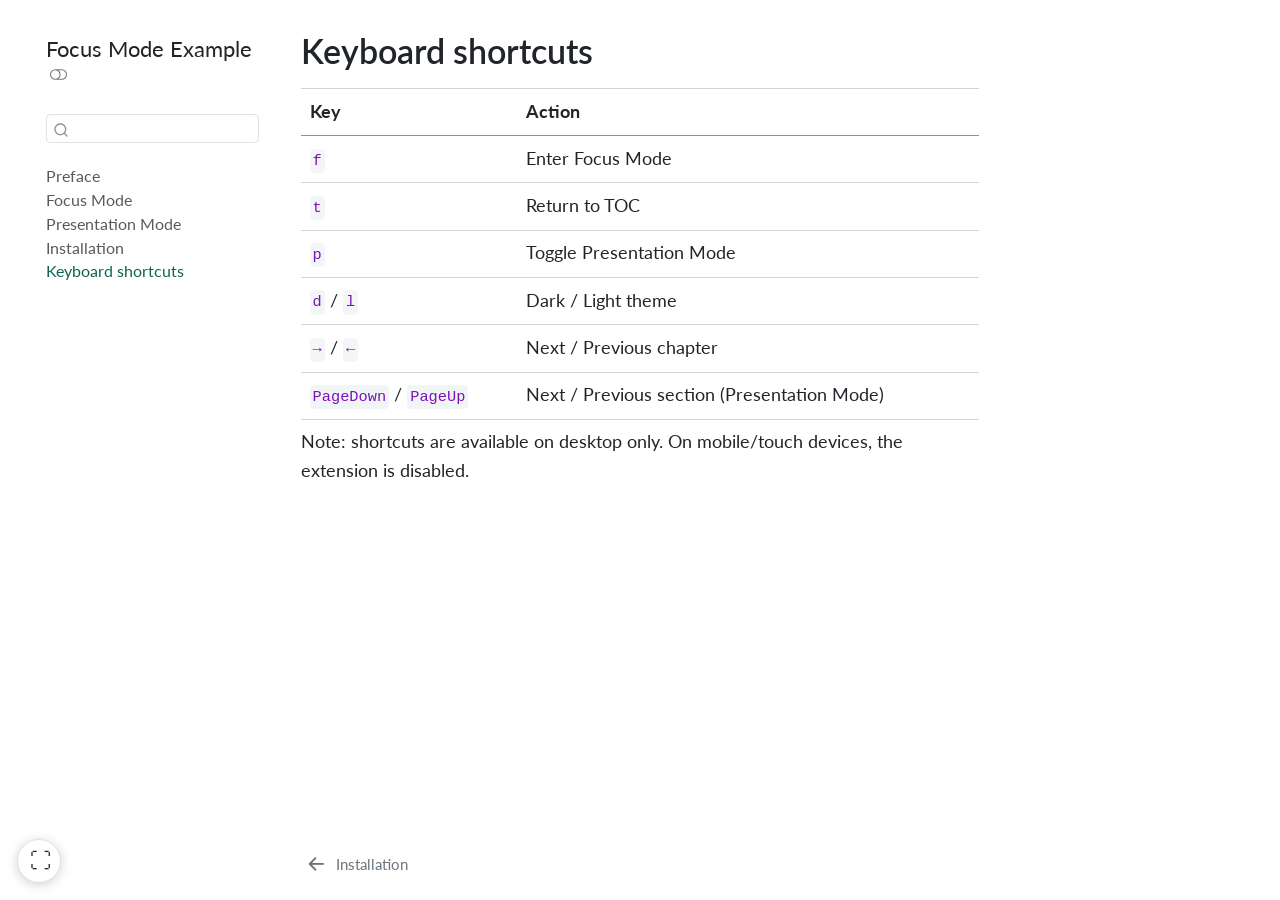
<file: docs/chapter-04.html>
<!DOCTYPE html>
<html xmlns="http://www.w3.org/1999/xhtml" lang="en" xml:lang="en"><head>

<meta charset="utf-8">
<meta name="generator" content="quarto-1.8.26">

<meta name="viewport" content="width=device-width, initial-scale=1.0, user-scalable=yes">


<title>Keyboard shortcuts – Focus Mode Example</title>
<style>
code{white-space: pre-wrap;}
span.smallcaps{font-variant: small-caps;}
div.columns{display: flex; gap: min(4vw, 1.5em);}
div.column{flex: auto; overflow-x: auto;}
div.hanging-indent{margin-left: 1.5em; text-indent: -1.5em;}
ul.task-list{list-style: none;}
ul.task-list li input[type="checkbox"] {
  width: 0.8em;
  margin: 0 0.8em 0.2em -1em; /* quarto-specific, see https://github.com/quarto-dev/quarto-cli/issues/4556 */ 
  vertical-align: middle;
}
</style>


<script src="site_libs/quarto-nav/quarto-nav.js"></script>
<script src="site_libs/quarto-nav/headroom.min.js"></script>
<script src="site_libs/clipboard/clipboard.min.js"></script>
<script src="site_libs/quarto-search/autocomplete.umd.js"></script>
<script src="site_libs/quarto-search/fuse.min.js"></script>
<script src="site_libs/quarto-search/quarto-search.js"></script>
<meta name="quarto:offset" content="./">
<link href="./chapter-03.html" rel="prev">
<script src="site_libs/quarto-html/quarto.js" type="module"></script>
<script src="site_libs/quarto-html/tabsets/tabsets.js" type="module"></script>
<script src="site_libs/quarto-html/axe/axe-check.js" type="module"></script>
<script src="site_libs/quarto-html/popper.min.js"></script>
<script src="site_libs/quarto-html/tippy.umd.min.js"></script>
<script src="site_libs/quarto-html/anchor.min.js"></script>
<link href="site_libs/quarto-html/tippy.css" rel="stylesheet">
<link href="site_libs/quarto-html/quarto-syntax-highlighting-587c61ba64f3a5504c4d52d930310e48.css" rel="stylesheet" class="quarto-color-scheme" id="quarto-text-highlighting-styles">
<link href="site_libs/quarto-html/quarto-syntax-highlighting-dark-b758ccaa5987ceb1b75504551e579abf.css" rel="stylesheet" class="quarto-color-scheme quarto-color-alternate" id="quarto-text-highlighting-styles">
<link href="site_libs/quarto-html/quarto-syntax-highlighting-587c61ba64f3a5504c4d52d930310e48.css" rel="stylesheet" class="quarto-color-scheme-extra" id="quarto-text-highlighting-styles">
<script src="site_libs/bootstrap/bootstrap.min.js"></script>
<link href="site_libs/bootstrap/bootstrap-icons.css" rel="stylesheet">
<link href="site_libs/bootstrap/bootstrap-2641b481724464e61c86985d8c912b6f.min.css" rel="stylesheet" append-hash="true" class="quarto-color-scheme" id="quarto-bootstrap" data-mode="light">
<link href="site_libs/bootstrap/bootstrap-dark-4c6d65c679321d81af7ec8b61b1d5a24.min.css" rel="stylesheet" append-hash="true" class="quarto-color-scheme quarto-color-alternate" id="quarto-bootstrap" data-mode="dark">
<link href="site_libs/bootstrap/bootstrap-2641b481724464e61c86985d8c912b6f.min.css" rel="stylesheet" append-hash="true" class="quarto-color-scheme-extra" id="quarto-bootstrap" data-mode="light">
<script src="site_libs/quarto-contrib/focus-mode-1.0.0/focus-mode.js"></script>
<link href="site_libs/quarto-contrib/focus-mode-1.0.0/focus-mode.css" rel="stylesheet">
<script id="quarto-search-options" type="application/json">{
  "location": "sidebar",
  "copy-button": false,
  "collapse-after": 3,
  "panel-placement": "start",
  "type": "textbox",
  "limit": 50,
  "keyboard-shortcut": [
    "f",
    "/",
    "s"
  ],
  "show-item-context": false,
  "language": {
    "search-no-results-text": "No results",
    "search-matching-documents-text": "matching documents",
    "search-copy-link-title": "Copy link to search",
    "search-hide-matches-text": "Hide additional matches",
    "search-more-match-text": "more match in this document",
    "search-more-matches-text": "more matches in this document",
    "search-clear-button-title": "Clear",
    "search-text-placeholder": "",
    "search-detached-cancel-button-title": "Cancel",
    "search-submit-button-title": "Submit",
    "search-label": "Search"
  }
}</script><script async="" src="https://www.googletagmanager.com/gtag/js?id=G-F1CF5FX95R"></script>

<script type="text/javascript">

window.dataLayer = window.dataLayer || [];
function gtag(){dataLayer.push(arguments);}
gtag('js', new Date());
gtag('config', 'G-F1CF5FX95R', { 'anonymize_ip': true});
</script>
<script>
(function () {
  try {
    if (!window.matchMedia("(hover: hover) and (pointer: fine)").matches) return;
    if (window.localStorage.getItem("quarto-focus-mode") === "1") {
      document.documentElement.classList.add("focus-mode-persisted");
    }
    if (window.localStorage.getItem("quarto-presentation-mode") === "1") {
      document.documentElement.classList.add("presentation-mode-preload");
    }
  } catch (e) {}
})();
</script>


</head>

<body class="nav-sidebar floating quarto-light"><script id="quarto-html-before-body" type="application/javascript">
    const toggleBodyColorMode = (bsSheetEl) => {
      const mode = bsSheetEl.getAttribute("data-mode");
      const bodyEl = window.document.querySelector("body");
      if (mode === "dark") {
        bodyEl.classList.add("quarto-dark");
        bodyEl.classList.remove("quarto-light");
      } else {
        bodyEl.classList.add("quarto-light");
        bodyEl.classList.remove("quarto-dark");
      }
    }
    const toggleBodyColorPrimary = () => {
      const bsSheetEl = window.document.querySelector("link#quarto-bootstrap:not([rel=disabled-stylesheet])");
      if (bsSheetEl) {
        toggleBodyColorMode(bsSheetEl);
      }
    }
    const setColorSchemeToggle = (alternate) => {
      const toggles = window.document.querySelectorAll('.quarto-color-scheme-toggle');
      for (let i=0; i < toggles.length; i++) {
        const toggle = toggles[i];
        if (toggle) {
          if (alternate) {
            toggle.classList.add("alternate");
          } else {
            toggle.classList.remove("alternate");
          }
        }
      }
    };
    const toggleColorMode = (alternate) => {
      // Switch the stylesheets
      const primaryStylesheets = window.document.querySelectorAll('link.quarto-color-scheme:not(.quarto-color-alternate)');
      const alternateStylesheets = window.document.querySelectorAll('link.quarto-color-scheme.quarto-color-alternate');
      manageTransitions('#quarto-margin-sidebar .nav-link', false);
      if (alternate) {
        // note: dark is layered on light, we don't disable primary!
        enableStylesheet(alternateStylesheets);
        for (const sheetNode of alternateStylesheets) {
          if (sheetNode.id === "quarto-bootstrap") {
            toggleBodyColorMode(sheetNode);
          }
        }
      } else {
        disableStylesheet(alternateStylesheets);
        enableStylesheet(primaryStylesheets)
        toggleBodyColorPrimary();
      }
      manageTransitions('#quarto-margin-sidebar .nav-link', true);
      // Switch the toggles
      setColorSchemeToggle(alternate)
      // Hack to workaround the fact that safari doesn't
      // properly recolor the scrollbar when toggling (#1455)
      if (navigator.userAgent.indexOf('Safari') > 0 && navigator.userAgent.indexOf('Chrome') == -1) {
        manageTransitions("body", false);
        window.scrollTo(0, 1);
        setTimeout(() => {
          window.scrollTo(0, 0);
          manageTransitions("body", true);
        }, 40);
      }
    }
    const disableStylesheet = (stylesheets) => {
      for (let i=0; i < stylesheets.length; i++) {
        const stylesheet = stylesheets[i];
        stylesheet.rel = 'disabled-stylesheet';
      }
    }
    const enableStylesheet = (stylesheets) => {
      for (let i=0; i < stylesheets.length; i++) {
        const stylesheet = stylesheets[i];
        if(stylesheet.rel !== 'stylesheet') { // for Chrome, which will still FOUC without this check
          stylesheet.rel = 'stylesheet';
        }
      }
    }
    const manageTransitions = (selector, allowTransitions) => {
      const els = window.document.querySelectorAll(selector);
      for (let i=0; i < els.length; i++) {
        const el = els[i];
        if (allowTransitions) {
          el.classList.remove('notransition');
        } else {
          el.classList.add('notransition');
        }
      }
    }
    const isFileUrl = () => {
      return window.location.protocol === 'file:';
    }
    const hasAlternateSentinel = () => {
      let styleSentinel = getColorSchemeSentinel();
      if (styleSentinel !== null) {
        return styleSentinel === "alternate";
      } else {
        return false;
      }
    }
    const setStyleSentinel = (alternate) => {
      const value = alternate ? "alternate" : "default";
      if (!isFileUrl()) {
        window.localStorage.setItem("quarto-color-scheme", value);
      } else {
        localAlternateSentinel = value;
      }
    }
    const getColorSchemeSentinel = () => {
      if (!isFileUrl()) {
        const storageValue = window.localStorage.getItem("quarto-color-scheme");
        return storageValue != null ? storageValue : localAlternateSentinel;
      } else {
        return localAlternateSentinel;
      }
    }
    const toggleGiscusIfUsed = (isAlternate, darkModeDefault) => {
      const baseTheme = document.querySelector('#giscus-base-theme')?.value ?? 'light';
      const alternateTheme = document.querySelector('#giscus-alt-theme')?.value ?? 'dark';
      let newTheme = '';
      if(authorPrefersDark) {
        newTheme = isAlternate ? baseTheme : alternateTheme;
      } else {
        newTheme = isAlternate ? alternateTheme : baseTheme;
      }
      const changeGiscusTheme = () => {
        // From: https://github.com/giscus/giscus/issues/336
        const sendMessage = (message) => {
          const iframe = document.querySelector('iframe.giscus-frame');
          if (!iframe) return;
          iframe.contentWindow.postMessage({ giscus: message }, 'https://giscus.app');
        }
        sendMessage({
          setConfig: {
            theme: newTheme
          }
        });
      }
      const isGiscussLoaded = window.document.querySelector('iframe.giscus-frame') !== null;
      if (isGiscussLoaded) {
        changeGiscusTheme();
      }
    };
    const authorPrefersDark = false;
    const darkModeDefault = authorPrefersDark;
      document.querySelector('link#quarto-text-highlighting-styles.quarto-color-scheme-extra').rel = 'disabled-stylesheet';
      document.querySelector('link#quarto-bootstrap.quarto-color-scheme-extra').rel = 'disabled-stylesheet';
    let localAlternateSentinel = darkModeDefault ? 'alternate' : 'default';
    // Dark / light mode switch
    window.quartoToggleColorScheme = () => {
      // Read the current dark / light value
      let toAlternate = !hasAlternateSentinel();
      toggleColorMode(toAlternate);
      setStyleSentinel(toAlternate);
      toggleGiscusIfUsed(toAlternate, darkModeDefault);
      window.dispatchEvent(new Event('resize'));
    };
    // Switch to dark mode if need be
    if (hasAlternateSentinel()) {
      toggleColorMode(true);
    } else {
      toggleColorMode(false);
    }
  </script>

<div id="quarto-search-results"></div>
  <header id="quarto-header" class="headroom fixed-top">
  <nav class="quarto-secondary-nav">
    <div class="container-fluid d-flex">
      <button type="button" class="quarto-btn-toggle btn" data-bs-toggle="collapse" role="button" data-bs-target=".quarto-sidebar-collapse-item" aria-controls="quarto-sidebar" aria-expanded="false" aria-label="Toggle sidebar navigation" onclick="if (window.quartoToggleHeadroom) { window.quartoToggleHeadroom(); }">
        <i class="bi bi-layout-text-sidebar-reverse"></i>
      </button>
        <nav class="quarto-page-breadcrumbs" aria-label="breadcrumb"><ol class="breadcrumb"><li class="breadcrumb-item"><a href="./chapter-04.html"><span class="chapter-title">Keyboard shortcuts</span></a></li></ol></nav>
        <a class="flex-grow-1" role="navigation" data-bs-toggle="collapse" data-bs-target=".quarto-sidebar-collapse-item" aria-controls="quarto-sidebar" aria-expanded="false" aria-label="Toggle sidebar navigation" onclick="if (window.quartoToggleHeadroom) { window.quartoToggleHeadroom(); }">      
        </a>
      <button type="button" class="btn quarto-search-button" aria-label="Search" onclick="window.quartoOpenSearch();">
        <i class="bi bi-search"></i>
      </button>
    </div>
  </nav>
</header>
<!-- content -->
<div id="quarto-content" class="quarto-container page-columns page-rows-contents page-layout-article">
<!-- sidebar -->
  <nav id="quarto-sidebar" class="sidebar collapse collapse-horizontal quarto-sidebar-collapse-item sidebar-navigation floating overflow-auto">
    <div class="pt-lg-2 mt-2 text-left sidebar-header">
    <div class="sidebar-title mb-0 py-0">
      <a href="./">Focus Mode Example</a> 
        <div class="sidebar-tools-main">
  <a href="" class="quarto-color-scheme-toggle quarto-navigation-tool  px-1" onclick="window.quartoToggleColorScheme(); return false;" title="Toggle dark mode"><i class="bi"></i></a>
</div>
    </div>
      </div>
        <div class="mt-2 flex-shrink-0 align-items-center">
        <div class="sidebar-search">
        <div id="quarto-search" class="" title="Search"></div>
        </div>
        </div>
    <div class="sidebar-menu-container"> 
    <ul class="list-unstyled mt-1">
        <li class="sidebar-item">
  <div class="sidebar-item-container"> 
  <a href="./index.html" class="sidebar-item-text sidebar-link"><span class="chapter-title">Preface</span></a>
  </div>
</li>
        <li class="sidebar-item">
  <div class="sidebar-item-container"> 
  <a href="./chapter-01.html" class="sidebar-item-text sidebar-link"><span class="chapter-title">Focus Mode</span></a>
  </div>
</li>
        <li class="sidebar-item">
  <div class="sidebar-item-container"> 
  <a href="./chapter-02.html" class="sidebar-item-text sidebar-link"><span class="chapter-title">Presentation Mode</span></a>
  </div>
</li>
        <li class="sidebar-item">
  <div class="sidebar-item-container"> 
  <a href="./chapter-03.html" class="sidebar-item-text sidebar-link"><span class="chapter-title">Installation</span></a>
  </div>
</li>
        <li class="sidebar-item">
  <div class="sidebar-item-container"> 
  <a href="./chapter-04.html" class="sidebar-item-text sidebar-link active"><span class="chapter-title">Keyboard shortcuts</span></a>
  </div>
</li>
    </ul>
    </div>
</nav>
<div id="quarto-sidebar-glass" class="quarto-sidebar-collapse-item" data-bs-toggle="collapse" data-bs-target=".quarto-sidebar-collapse-item"></div>
<!-- margin-sidebar -->
    <div id="quarto-margin-sidebar" class="sidebar margin-sidebar zindex-bottom">
        
    </div>
<!-- main -->
<main class="content" id="quarto-document-content">


<header id="title-block-header" class="quarto-title-block default">
<div class="quarto-title">
<h1 class="title"><span class="chapter-title">Keyboard shortcuts</span></h1>
</div>



<div class="quarto-title-meta">

    
  
    
  </div>
  


</header>


<table class="caption-top table">
<thead>
<tr class="header">
<th>Key</th>
<th>Action</th>
</tr>
</thead>
<tbody>
<tr class="odd">
<td><code>f</code></td>
<td>Enter Focus Mode</td>
</tr>
<tr class="even">
<td><code>t</code></td>
<td>Return to TOC</td>
</tr>
<tr class="odd">
<td><code>p</code></td>
<td>Toggle Presentation Mode</td>
</tr>
<tr class="even">
<td><code>d</code> / <code>l</code></td>
<td>Dark / Light theme</td>
</tr>
<tr class="odd">
<td><code>→</code> / <code>←</code></td>
<td>Next / Previous chapter</td>
</tr>
<tr class="even">
<td><code>PageDown</code> / <code>PageUp</code></td>
<td>Next / Previous section (Presentation Mode)</td>
</tr>
</tbody>
</table>
<p>Note: shortcuts are available on desktop only. On mobile/touch devices, the extension is disabled.</p>



</main> <!-- /main -->
<script id="quarto-html-after-body" type="application/javascript">
  window.document.addEventListener("DOMContentLoaded", function (event) {
    // Ensure there is a toggle, if there isn't float one in the top right
    if (window.document.querySelector('.quarto-color-scheme-toggle') === null) {
      const a = window.document.createElement('a');
      a.classList.add('top-right');
      a.classList.add('quarto-color-scheme-toggle');
      a.href = "";
      a.onclick = function() { try { window.quartoToggleColorScheme(); } catch {} return false; };
      const i = window.document.createElement("i");
      i.classList.add('bi');
      a.appendChild(i);
      window.document.body.appendChild(a);
    }
    setColorSchemeToggle(hasAlternateSentinel())
    const icon = "";
    const anchorJS = new window.AnchorJS();
    anchorJS.options = {
      placement: 'right',
      icon: icon
    };
    anchorJS.add('.anchored');
    const isCodeAnnotation = (el) => {
      for (const clz of el.classList) {
        if (clz.startsWith('code-annotation-')) {                     
          return true;
        }
      }
      return false;
    }
    const onCopySuccess = function(e) {
      // button target
      const button = e.trigger;
      // don't keep focus
      button.blur();
      // flash "checked"
      button.classList.add('code-copy-button-checked');
      var currentTitle = button.getAttribute("title");
      button.setAttribute("title", "Copied!");
      let tooltip;
      if (window.bootstrap) {
        button.setAttribute("data-bs-toggle", "tooltip");
        button.setAttribute("data-bs-placement", "left");
        button.setAttribute("data-bs-title", "Copied!");
        tooltip = new bootstrap.Tooltip(button, 
          { trigger: "manual", 
            customClass: "code-copy-button-tooltip",
            offset: [0, -8]});
        tooltip.show();    
      }
      setTimeout(function() {
        if (tooltip) {
          tooltip.hide();
          button.removeAttribute("data-bs-title");
          button.removeAttribute("data-bs-toggle");
          button.removeAttribute("data-bs-placement");
        }
        button.setAttribute("title", currentTitle);
        button.classList.remove('code-copy-button-checked');
      }, 1000);
      // clear code selection
      e.clearSelection();
    }
    const getTextToCopy = function(trigger) {
      const outerScaffold = trigger.parentElement.cloneNode(true);
      const codeEl = outerScaffold.querySelector('code');
      for (const childEl of codeEl.children) {
        if (isCodeAnnotation(childEl)) {
          childEl.remove();
        }
      }
      return codeEl.innerText;
    }
    const clipboard = new window.ClipboardJS('.code-copy-button:not([data-in-quarto-modal])', {
      text: getTextToCopy
    });
    clipboard.on('success', onCopySuccess);
    if (window.document.getElementById('quarto-embedded-source-code-modal')) {
      const clipboardModal = new window.ClipboardJS('.code-copy-button[data-in-quarto-modal]', {
        text: getTextToCopy,
        container: window.document.getElementById('quarto-embedded-source-code-modal')
      });
      clipboardModal.on('success', onCopySuccess);
    }
      var localhostRegex = new RegExp(/^(?:http|https):\/\/localhost\:?[0-9]*\//);
      var mailtoRegex = new RegExp(/^mailto:/);
        var filterRegex = new RegExp('/' + window.location.host + '/');
      var isInternal = (href) => {
          return filterRegex.test(href) || localhostRegex.test(href) || mailtoRegex.test(href);
      }
      // Inspect non-navigation links and adorn them if external
     var links = window.document.querySelectorAll('a[href]:not(.nav-link):not(.navbar-brand):not(.toc-action):not(.sidebar-link):not(.sidebar-item-toggle):not(.pagination-link):not(.no-external):not([aria-hidden]):not(.dropdown-item):not(.quarto-navigation-tool):not(.about-link)');
      for (var i=0; i<links.length; i++) {
        const link = links[i];
        if (!isInternal(link.href)) {
          // undo the damage that might have been done by quarto-nav.js in the case of
          // links that we want to consider external
          if (link.dataset.originalHref !== undefined) {
            link.href = link.dataset.originalHref;
          }
        }
      }
    function tippyHover(el, contentFn, onTriggerFn, onUntriggerFn) {
      const config = {
        allowHTML: true,
        maxWidth: 500,
        delay: 100,
        arrow: false,
        appendTo: function(el) {
            return el.parentElement;
        },
        interactive: true,
        interactiveBorder: 10,
        theme: 'quarto',
        placement: 'bottom-start',
      };
      if (contentFn) {
        config.content = contentFn;
      }
      if (onTriggerFn) {
        config.onTrigger = onTriggerFn;
      }
      if (onUntriggerFn) {
        config.onUntrigger = onUntriggerFn;
      }
      window.tippy(el, config); 
    }
    const noterefs = window.document.querySelectorAll('a[role="doc-noteref"]');
    for (var i=0; i<noterefs.length; i++) {
      const ref = noterefs[i];
      tippyHover(ref, function() {
        // use id or data attribute instead here
        let href = ref.getAttribute('data-footnote-href') || ref.getAttribute('href');
        try { href = new URL(href).hash; } catch {}
        const id = href.replace(/^#\/?/, "");
        const note = window.document.getElementById(id);
        if (note) {
          return note.innerHTML;
        } else {
          return "";
        }
      });
    }
    const xrefs = window.document.querySelectorAll('a.quarto-xref');
    const processXRef = (id, note) => {
      // Strip column container classes
      const stripColumnClz = (el) => {
        el.classList.remove("page-full", "page-columns");
        if (el.children) {
          for (const child of el.children) {
            stripColumnClz(child);
          }
        }
      }
      stripColumnClz(note)
      if (id === null || id.startsWith('sec-')) {
        // Special case sections, only their first couple elements
        const container = document.createElement("div");
        if (note.children && note.children.length > 2) {
          container.appendChild(note.children[0].cloneNode(true));
          for (let i = 1; i < note.children.length; i++) {
            const child = note.children[i];
            if (child.tagName === "P" && child.innerText === "") {
              continue;
            } else {
              container.appendChild(child.cloneNode(true));
              break;
            }
          }
          if (window.Quarto?.typesetMath) {
            window.Quarto.typesetMath(container);
          }
          return container.innerHTML
        } else {
          if (window.Quarto?.typesetMath) {
            window.Quarto.typesetMath(note);
          }
          return note.innerHTML;
        }
      } else {
        // Remove any anchor links if they are present
        const anchorLink = note.querySelector('a.anchorjs-link');
        if (anchorLink) {
          anchorLink.remove();
        }
        if (window.Quarto?.typesetMath) {
          window.Quarto.typesetMath(note);
        }
        if (note.classList.contains("callout")) {
          return note.outerHTML;
        } else {
          return note.innerHTML;
        }
      }
    }
    for (var i=0; i<xrefs.length; i++) {
      const xref = xrefs[i];
      tippyHover(xref, undefined, function(instance) {
        instance.disable();
        let url = xref.getAttribute('href');
        let hash = undefined; 
        if (url.startsWith('#')) {
          hash = url;
        } else {
          try { hash = new URL(url).hash; } catch {}
        }
        if (hash) {
          const id = hash.replace(/^#\/?/, "");
          const note = window.document.getElementById(id);
          if (note !== null) {
            try {
              const html = processXRef(id, note.cloneNode(true));
              instance.setContent(html);
            } finally {
              instance.enable();
              instance.show();
            }
          } else {
            // See if we can fetch this
            fetch(url.split('#')[0])
            .then(res => res.text())
            .then(html => {
              const parser = new DOMParser();
              const htmlDoc = parser.parseFromString(html, "text/html");
              const note = htmlDoc.getElementById(id);
              if (note !== null) {
                const html = processXRef(id, note);
                instance.setContent(html);
              } 
            }).finally(() => {
              instance.enable();
              instance.show();
            });
          }
        } else {
          // See if we can fetch a full url (with no hash to target)
          // This is a special case and we should probably do some content thinning / targeting
          fetch(url)
          .then(res => res.text())
          .then(html => {
            const parser = new DOMParser();
            const htmlDoc = parser.parseFromString(html, "text/html");
            const note = htmlDoc.querySelector('main.content');
            if (note !== null) {
              // This should only happen for chapter cross references
              // (since there is no id in the URL)
              // remove the first header
              if (note.children.length > 0 && note.children[0].tagName === "HEADER") {
                note.children[0].remove();
              }
              const html = processXRef(null, note);
              instance.setContent(html);
            } 
          }).finally(() => {
            instance.enable();
            instance.show();
          });
        }
      }, function(instance) {
      });
    }
        let selectedAnnoteEl;
        const selectorForAnnotation = ( cell, annotation) => {
          let cellAttr = 'data-code-cell="' + cell + '"';
          let lineAttr = 'data-code-annotation="' +  annotation + '"';
          const selector = 'span[' + cellAttr + '][' + lineAttr + ']';
          return selector;
        }
        const selectCodeLines = (annoteEl) => {
          const doc = window.document;
          const targetCell = annoteEl.getAttribute("data-target-cell");
          const targetAnnotation = annoteEl.getAttribute("data-target-annotation");
          const annoteSpan = window.document.querySelector(selectorForAnnotation(targetCell, targetAnnotation));
          const lines = annoteSpan.getAttribute("data-code-lines").split(",");
          const lineIds = lines.map((line) => {
            return targetCell + "-" + line;
          })
          let top = null;
          let height = null;
          let parent = null;
          if (lineIds.length > 0) {
              //compute the position of the single el (top and bottom and make a div)
              const el = window.document.getElementById(lineIds[0]);
              top = el.offsetTop;
              height = el.offsetHeight;
              parent = el.parentElement.parentElement;
            if (lineIds.length > 1) {
              const lastEl = window.document.getElementById(lineIds[lineIds.length - 1]);
              const bottom = lastEl.offsetTop + lastEl.offsetHeight;
              height = bottom - top;
            }
            if (top !== null && height !== null && parent !== null) {
              // cook up a div (if necessary) and position it 
              let div = window.document.getElementById("code-annotation-line-highlight");
              if (div === null) {
                div = window.document.createElement("div");
                div.setAttribute("id", "code-annotation-line-highlight");
                div.style.position = 'absolute';
                parent.appendChild(div);
              }
              div.style.top = top - 2 + "px";
              div.style.height = height + 4 + "px";
              div.style.left = 0;
              let gutterDiv = window.document.getElementById("code-annotation-line-highlight-gutter");
              if (gutterDiv === null) {
                gutterDiv = window.document.createElement("div");
                gutterDiv.setAttribute("id", "code-annotation-line-highlight-gutter");
                gutterDiv.style.position = 'absolute';
                const codeCell = window.document.getElementById(targetCell);
                const gutter = codeCell.querySelector('.code-annotation-gutter');
                gutter.appendChild(gutterDiv);
              }
              gutterDiv.style.top = top - 2 + "px";
              gutterDiv.style.height = height + 4 + "px";
            }
            selectedAnnoteEl = annoteEl;
          }
        };
        const unselectCodeLines = () => {
          const elementsIds = ["code-annotation-line-highlight", "code-annotation-line-highlight-gutter"];
          elementsIds.forEach((elId) => {
            const div = window.document.getElementById(elId);
            if (div) {
              div.remove();
            }
          });
          selectedAnnoteEl = undefined;
        };
          // Handle positioning of the toggle
      window.addEventListener(
        "resize",
        throttle(() => {
          elRect = undefined;
          if (selectedAnnoteEl) {
            selectCodeLines(selectedAnnoteEl);
          }
        }, 10)
      );
      function throttle(fn, ms) {
      let throttle = false;
      let timer;
        return (...args) => {
          if(!throttle) { // first call gets through
              fn.apply(this, args);
              throttle = true;
          } else { // all the others get throttled
              if(timer) clearTimeout(timer); // cancel #2
              timer = setTimeout(() => {
                fn.apply(this, args);
                timer = throttle = false;
              }, ms);
          }
        };
      }
        // Attach click handler to the DT
        const annoteDls = window.document.querySelectorAll('dt[data-target-cell]');
        for (const annoteDlNode of annoteDls) {
          annoteDlNode.addEventListener('click', (event) => {
            const clickedEl = event.target;
            if (clickedEl !== selectedAnnoteEl) {
              unselectCodeLines();
              const activeEl = window.document.querySelector('dt[data-target-cell].code-annotation-active');
              if (activeEl) {
                activeEl.classList.remove('code-annotation-active');
              }
              selectCodeLines(clickedEl);
              clickedEl.classList.add('code-annotation-active');
            } else {
              // Unselect the line
              unselectCodeLines();
              clickedEl.classList.remove('code-annotation-active');
            }
          });
        }
    const findCites = (el) => {
      const parentEl = el.parentElement;
      if (parentEl) {
        const cites = parentEl.dataset.cites;
        if (cites) {
          return {
            el,
            cites: cites.split(' ')
          };
        } else {
          return findCites(el.parentElement)
        }
      } else {
        return undefined;
      }
    };
    var bibliorefs = window.document.querySelectorAll('a[role="doc-biblioref"]');
    for (var i=0; i<bibliorefs.length; i++) {
      const ref = bibliorefs[i];
      const citeInfo = findCites(ref);
      if (citeInfo) {
        tippyHover(citeInfo.el, function() {
          var popup = window.document.createElement('div');
          citeInfo.cites.forEach(function(cite) {
            var citeDiv = window.document.createElement('div');
            citeDiv.classList.add('hanging-indent');
            citeDiv.classList.add('csl-entry');
            var biblioDiv = window.document.getElementById('ref-' + cite);
            if (biblioDiv) {
              citeDiv.innerHTML = biblioDiv.innerHTML;
            }
            popup.appendChild(citeDiv);
          });
          return popup.innerHTML;
        });
      }
    }
  });
  </script>
<nav class="page-navigation">
  <div class="nav-page nav-page-previous">
      <a href="./chapter-03.html" class="pagination-link" aria-label="Installation">
        <i class="bi bi-arrow-left-short"></i> <span class="nav-page-text"><span class="chapter-title">Installation</span></span>
      </a>          
  </div>
  <div class="nav-page nav-page-next">
  </div>
</nav>
</div> <!-- /content -->




</body></html>
</file>
<file: _book/site_libs/quarto-html/tippy.css>
.tippy-box[data-animation=fade][data-state=hidden]{opacity:0}[data-tippy-root]{max-width:calc(100vw - 10px)}.tippy-box{position:relative;background-color:#333;color:#fff;border-radius:4px;font-size:14px;line-height:1.4;white-space:normal;outline:0;transition-property:transform,visibility,opacity}.tippy-box[data-placement^=top]>.tippy-arrow{bottom:0}.tippy-box[data-placement^=top]>.tippy-arrow:before{bottom:-7px;left:0;border-width:8px 8px 0;border-top-color:initial;transform-origin:center top}.tippy-box[data-placement^=bottom]>.tippy-arrow{top:0}.tippy-box[data-placement^=bottom]>.tippy-arrow:before{top:-7px;left:0;border-width:0 8px 8px;border-bottom-color:initial;transform-origin:center bottom}.tippy-box[data-placement^=left]>.tippy-arrow{right:0}.tippy-box[data-placement^=left]>.tippy-arrow:before{border-width:8px 0 8px 8px;border-left-color:initial;right:-7px;transform-origin:center left}.tippy-box[data-placement^=right]>.tippy-arrow{left:0}.tippy-box[data-placement^=right]>.tippy-arrow:before{left:-7px;border-width:8px 8px 8px 0;border-right-color:initial;transform-origin:center right}.tippy-box[data-inertia][data-state=visible]{transition-timing-function:cubic-bezier(.54,1.5,.38,1.11)}.tippy-arrow{width:16px;height:16px;color:#333}.tippy-arrow:before{content:"";position:absolute;border-color:transparent;border-style:solid}.tippy-content{position:relative;padding:5px 9px;z-index:1}
</file>
<file: _book/site_libs/quarto-html/quarto-syntax-highlighting-587c61ba64f3a5504c4d52d930310e48.css>
/* quarto syntax highlight colors */
:root {
  --quarto-hl-ot-color: #003B4F;
  --quarto-hl-at-color: #657422;
  --quarto-hl-ss-color: #20794D;
  --quarto-hl-an-color: #5E5E5E;
  --quarto-hl-fu-color: #4758AB;
  --quarto-hl-st-color: #20794D;
  --quarto-hl-cf-color: #003B4F;
  --quarto-hl-op-color: #5E5E5E;
  --quarto-hl-er-color: #AD0000;
  --quarto-hl-bn-color: #AD0000;
  --quarto-hl-al-color: #AD0000;
  --quarto-hl-va-color: #111111;
  --quarto-hl-bu-color: inherit;
  --quarto-hl-ex-color: inherit;
  --quarto-hl-pp-color: #AD0000;
  --quarto-hl-in-color: #5E5E5E;
  --quarto-hl-vs-color: #20794D;
  --quarto-hl-wa-color: #5E5E5E;
  --quarto-hl-do-color: #5E5E5E;
  --quarto-hl-im-color: #00769E;
  --quarto-hl-ch-color: #20794D;
  --quarto-hl-dt-color: #AD0000;
  --quarto-hl-fl-color: #AD0000;
  --quarto-hl-co-color: #5E5E5E;
  --quarto-hl-cv-color: #5E5E5E;
  --quarto-hl-cn-color: #8f5902;
  --quarto-hl-sc-color: #5E5E5E;
  --quarto-hl-dv-color: #AD0000;
  --quarto-hl-kw-color: #003B4F;
}

/* other quarto variables */
:root {
  --quarto-font-monospace: SFMono-Regular, Menlo, Monaco, Consolas, "Liberation Mono", "Courier New", monospace;
}

/* syntax highlight based on Pandoc's rules */
pre > code.sourceCode > span {
  color: #003B4F;
}

code.sourceCode > span {
  color: #003B4F;
}

div.sourceCode,
div.sourceCode pre.sourceCode {
  color: #003B4F;
}

/* Normal */
code span {
  color: #003B4F;
}

/* Alert */
code span.al {
  color: #AD0000;
  font-style: inherit;
}

/* Annotation */
code span.an {
  color: #5E5E5E;
  font-style: inherit;
}

/* Attribute */
code span.at {
  color: #657422;
  font-style: inherit;
}

/* BaseN */
code span.bn {
  color: #AD0000;
  font-style: inherit;
}

/* BuiltIn */
code span.bu {
  font-style: inherit;
}

/* ControlFlow */
code span.cf {
  color: #003B4F;
  font-weight: bold;
  font-style: inherit;
}

/* Char */
code span.ch {
  color: #20794D;
  font-style: inherit;
}

/* Constant */
code span.cn {
  color: #8f5902;
  font-style: inherit;
}

/* Comment */
code span.co {
  color: #5E5E5E;
  font-style: inherit;
}

/* CommentVar */
code span.cv {
  color: #5E5E5E;
  font-style: italic;
}

/* Documentation */
code span.do {
  color: #5E5E5E;
  font-style: italic;
}

/* DataType */
code span.dt {
  color: #AD0000;
  font-style: inherit;
}

/* DecVal */
code span.dv {
  color: #AD0000;
  font-style: inherit;
}

/* Error */
code span.er {
  color: #AD0000;
  font-style: inherit;
}

/* Extension */
code span.ex {
  font-style: inherit;
}

/* Float */
code span.fl {
  color: #AD0000;
  font-style: inherit;
}

/* Function */
code span.fu {
  color: #4758AB;
  font-style: inherit;
}

/* Import */
code span.im {
  color: #00769E;
  font-style: inherit;
}

/* Information */
code span.in {
  color: #5E5E5E;
  font-style: inherit;
}

/* Keyword */
code span.kw {
  color: #003B4F;
  font-weight: bold;
  font-style: inherit;
}

/* Operator */
code span.op {
  color: #5E5E5E;
  font-style: inherit;
}

/* Other */
code span.ot {
  color: #003B4F;
  font-style: inherit;
}

/* Preprocessor */
code span.pp {
  color: #AD0000;
  font-style: inherit;
}

/* SpecialChar */
code span.sc {
  color: #5E5E5E;
  font-style: inherit;
}

/* SpecialString */
code span.ss {
  color: #20794D;
  font-style: inherit;
}

/* String */
code span.st {
  color: #20794D;
  font-style: inherit;
}

/* Variable */
code span.va {
  color: #111111;
  font-style: inherit;
}

/* VerbatimString */
code span.vs {
  color: #20794D;
  font-style: inherit;
}

/* Warning */
code span.wa {
  color: #5E5E5E;
  font-style: italic;
}

.prevent-inlining {
  content: "</";
}

/*# sourceMappingURL=2dce1cc6c82594539e1579de68416b47.css.map */
</file>
<file: _book/site_libs/quarto-html/quarto-syntax-highlighting-dark-b758ccaa5987ceb1b75504551e579abf.css>
/* quarto syntax highlight colors */
:root {
  --quarto-hl-al-color: #f07178;
  --quarto-hl-an-color: #d4d0ab;
  --quarto-hl-at-color: #00e0e0;
  --quarto-hl-bn-color: #d4d0ab;
  --quarto-hl-bu-color: #abe338;
  --quarto-hl-ch-color: #abe338;
  --quarto-hl-co-color: #f8f8f2;
  --quarto-hl-cv-color: #ffd700;
  --quarto-hl-cn-color: #ffd700;
  --quarto-hl-cf-color: #ffa07a;
  --quarto-hl-dt-color: #ffa07a;
  --quarto-hl-dv-color: #d4d0ab;
  --quarto-hl-do-color: #f8f8f2;
  --quarto-hl-er-color: #f07178;
  --quarto-hl-ex-color: #00e0e0;
  --quarto-hl-fl-color: #d4d0ab;
  --quarto-hl-fu-color: #ffa07a;
  --quarto-hl-im-color: #abe338;
  --quarto-hl-in-color: #d4d0ab;
  --quarto-hl-kw-color: #ffa07a;
  --quarto-hl-op-color: #ffa07a;
  --quarto-hl-ot-color: #00e0e0;
  --quarto-hl-pp-color: #dcc6e0;
  --quarto-hl-re-color: #00e0e0;
  --quarto-hl-sc-color: #abe338;
  --quarto-hl-ss-color: #abe338;
  --quarto-hl-st-color: #abe338;
  --quarto-hl-va-color: #00e0e0;
  --quarto-hl-vs-color: #abe338;
  --quarto-hl-wa-color: #dcc6e0;
}

/* other quarto variables */
:root {
  --quarto-font-monospace: SFMono-Regular, Menlo, Monaco, Consolas, "Liberation Mono", "Courier New", monospace;
}

/* syntax highlight based on Pandoc's rules */
pre > code.sourceCode > span {
  color: #f8f8f2;
}

code.sourceCode > span {
  color: #f8f8f2;
}

div.sourceCode,
div.sourceCode pre.sourceCode {
  color: #f8f8f2;
}

/* Normal */
code span {
  color: #f8f8f2;
}

/* Alert */
code span.al {
  color: #f07178;
}

/* Annotation */
code span.an {
  color: #d4d0ab;
}

/* Attribute */
code span.at {
  color: #00e0e0;
}

/* BaseN */
code span.bn {
  color: #d4d0ab;
}

/* BuiltIn */
code span.bu {
  color: #abe338;
}

/* ControlFlow */
code span.cf {
  font-weight: bold;
  color: #ffa07a;
}

/* Char */
code span.ch {
  color: #abe338;
}

/* Constant */
code span.cn {
  color: #ffd700;
}

/* Comment */
code span.co {
  font-style: italic;
  color: #f8f8f2;
}

/* CommentVar */
code span.cv {
  color: #ffd700;
}

/* Documentation */
code span.do {
  color: #f8f8f2;
}

/* DataType */
code span.dt {
  color: #ffa07a;
}

/* DecVal */
code span.dv {
  color: #d4d0ab;
}

/* Error */
code span.er {
  color: #f07178;
  text-decoration: underline;
}

/* Extension */
code span.ex {
  font-weight: bold;
  color: #00e0e0;
}

/* Float */
code span.fl {
  color: #d4d0ab;
}

/* Function */
code span.fu {
  color: #ffa07a;
}

/* Import */
code span.im {
  color: #abe338;
}

/* Information */
code span.in {
  color: #d4d0ab;
}

/* Keyword */
code span.kw {
  font-weight: bold;
  color: #ffa07a;
}

/* Operator */
code span.op {
  color: #ffa07a;
}

/* Other */
code span.ot {
  color: #00e0e0;
}

/* Preprocessor */
code span.pp {
  color: #dcc6e0;
}

/* RegionMarker */
code span.re {
  background-color: #f8f8f2;
  color: #00e0e0;
}

/* SpecialChar */
code span.sc {
  color: #abe338;
}

/* SpecialString */
code span.ss {
  color: #abe338;
}

/* String */
code span.st {
  color: #abe338;
}

/* Variable */
code span.va {
  color: #00e0e0;
}

/* VerbatimString */
code span.vs {
  color: #abe338;
}

/* Warning */
code span.wa {
  color: #dcc6e0;
}

.prevent-inlining {
  content: "</";
}

/*# sourceMappingURL=6c091f0476edacc1e88d089996040f32.css.map */
</file>
<file: _book/site_libs/quarto-contrib/focus-mode-1.0.0/focus-mode.css>
/* ── Focus Mode button ── */
#book-focus-toggle {
  position: fixed;
  left: 1rem;
  bottom: 1rem;
  z-index: 9999;

  height: 44px;
  min-width: 44px;
  width: 44px;

  border-radius: 999px;
  border: 1px solid var(--bs-border-color);
  background: var(--bs-body-bg);
  color: var(--bs-body-color);

  display: inline-flex;
  align-items: center;
  justify-content: flex-start;

  overflow: hidden;
  white-space: nowrap;
  cursor: pointer;

  font-size: 0.95rem;
  box-shadow: 0 2px 12px rgba(0,0,0,.18);
  padding: 0;

  transition: padding .22s ease, transform .15s ease, box-shadow .2s ease;
}

#book-focus-toggle:hover {
  width: auto;
  padding-right: .9rem;
  box-shadow: 0 3px 14px rgba(0,0,0,.25);
  transform: scale(1.03);
}

#book-focus-icon {
  width: 44px;
  height: 44px;
  display: inline-flex;
  align-items: center;
  justify-content: center;
  font-size: 1.25rem;
  flex-shrink: 0;
}

#book-focus-label {
  opacity: 0;
  margin-left: .15rem;
  transition: opacity .18s ease;
}

#book-focus-toggle:hover #book-focus-label {
  opacity: 1;
}

/* ── Focus mode: hide Quarto book navigation ── */
body.book-focus-mode #quarto-sidebar,
body.book-focus-mode #quarto-margin-sidebar,
body.book-focus-mode nav#TOC {
  display: none !important;
}

body.book-focus-mode #quarto-content {
  display: block !important;
}

body.book-focus-mode main.content {
  max-width: var(--book-focus-content-width, 920px);
  margin-left: auto !important;
  margin-right: auto !important;
}

/* Reading comfort */
#quarto-document-content {
  line-height: 1.65;
  font-size: 1.03rem;
}

/* ── Presentation mode ── */

/* Non-prelude: hide everything not on the current section path */
body.book-presentation-mode:not(.pres-prelude) #quarto-document-content > *:not(.pres-current):not(.pres-ancestor) {
  display: none !important;
}

/* Prelude: hide all sections, keep title/intro visible */
body.book-presentation-mode.pres-prelude #quarto-document-content > section[class*="level"] {
  display: none !important;
}

/* Show current section and ancestor sections */
body.book-presentation-mode .pres-current,
body.book-presentation-mode .pres-ancestor {
  display: block !important;
}

/* Inside ancestor sections: hide non-section children (headings, paragraphs, etc.)
   so only the path to the current section is visible */
body.book-presentation-mode .pres-ancestor > :not(section) {
  display: none !important;
}

/* Inside ancestor sections: hide sibling sections that are not on the path */
body.book-presentation-mode .pres-ancestor > section[class*="level"]:not(.pres-current):not(.pres-ancestor) {
  display: none !important;
}

/* For level2+ current sections: hide their nested subsections */
body.book-presentation-mode .pres-current:not(.level1) > section[class*="level"] {
  display: none !important;
}

/* ── Presentation progress bar (bottom, full width) ── */
#book-pres-progress {
  position: fixed;
  bottom: 0;
  left: 0;
  height: 3px;
  width: 0%;
  background: var(--bs-primary, #0d6efd);
  z-index: 10000;
  display: none;
  transition: width 0.35s ease;
  pointer-events: none;
}

body.book-presentation-mode #book-pres-progress {
  display: block;
}

/* ── Presentation indicator (bottom-right, visible only when active) ── */
#book-pres-indicator {
  position: fixed;
  bottom: 1rem;
  right: 1rem;
  z-index: 9999;

  display: none;
  align-items: center;
  gap: 0.3rem;
  padding: 0 0.65rem 0 0.5rem;
  height: 28px;

  border-radius: 999px;
  border: 1px solid var(--bs-border-color);
  background: var(--bs-body-bg);
  color: var(--bs-body-color);
  box-shadow: 0 2px 8px rgba(0,0,0,.15);

  font-size: 0.72rem;
  font-family: monospace;
  opacity: 0.75;
  -webkit-user-select: none;
  user-select: none;
  pointer-events: none;
}

body.book-presentation-mode #book-pres-indicator {
  display: inline-flex;
}
</file>
<file: docs/site_libs/quarto-html/tippy.css>
.tippy-box[data-animation=fade][data-state=hidden]{opacity:0}[data-tippy-root]{max-width:calc(100vw - 10px)}.tippy-box{position:relative;background-color:#333;color:#fff;border-radius:4px;font-size:14px;line-height:1.4;white-space:normal;outline:0;transition-property:transform,visibility,opacity}.tippy-box[data-placement^=top]>.tippy-arrow{bottom:0}.tippy-box[data-placement^=top]>.tippy-arrow:before{bottom:-7px;left:0;border-width:8px 8px 0;border-top-color:initial;transform-origin:center top}.tippy-box[data-placement^=bottom]>.tippy-arrow{top:0}.tippy-box[data-placement^=bottom]>.tippy-arrow:before{top:-7px;left:0;border-width:0 8px 8px;border-bottom-color:initial;transform-origin:center bottom}.tippy-box[data-placement^=left]>.tippy-arrow{right:0}.tippy-box[data-placement^=left]>.tippy-arrow:before{border-width:8px 0 8px 8px;border-left-color:initial;right:-7px;transform-origin:center left}.tippy-box[data-placement^=right]>.tippy-arrow{left:0}.tippy-box[data-placement^=right]>.tippy-arrow:before{left:-7px;border-width:8px 8px 8px 0;border-right-color:initial;transform-origin:center right}.tippy-box[data-inertia][data-state=visible]{transition-timing-function:cubic-bezier(.54,1.5,.38,1.11)}.tippy-arrow{width:16px;height:16px;color:#333}.tippy-arrow:before{content:"";position:absolute;border-color:transparent;border-style:solid}.tippy-content{position:relative;padding:5px 9px;z-index:1}
</file>
<file: docs/site_libs/quarto-html/quarto-syntax-highlighting-587c61ba64f3a5504c4d52d930310e48.css>
/* quarto syntax highlight colors */
:root {
  --quarto-hl-ot-color: #003B4F;
  --quarto-hl-at-color: #657422;
  --quarto-hl-ss-color: #20794D;
  --quarto-hl-an-color: #5E5E5E;
  --quarto-hl-fu-color: #4758AB;
  --quarto-hl-st-color: #20794D;
  --quarto-hl-cf-color: #003B4F;
  --quarto-hl-op-color: #5E5E5E;
  --quarto-hl-er-color: #AD0000;
  --quarto-hl-bn-color: #AD0000;
  --quarto-hl-al-color: #AD0000;
  --quarto-hl-va-color: #111111;
  --quarto-hl-bu-color: inherit;
  --quarto-hl-ex-color: inherit;
  --quarto-hl-pp-color: #AD0000;
  --quarto-hl-in-color: #5E5E5E;
  --quarto-hl-vs-color: #20794D;
  --quarto-hl-wa-color: #5E5E5E;
  --quarto-hl-do-color: #5E5E5E;
  --quarto-hl-im-color: #00769E;
  --quarto-hl-ch-color: #20794D;
  --quarto-hl-dt-color: #AD0000;
  --quarto-hl-fl-color: #AD0000;
  --quarto-hl-co-color: #5E5E5E;
  --quarto-hl-cv-color: #5E5E5E;
  --quarto-hl-cn-color: #8f5902;
  --quarto-hl-sc-color: #5E5E5E;
  --quarto-hl-dv-color: #AD0000;
  --quarto-hl-kw-color: #003B4F;
}

/* other quarto variables */
:root {
  --quarto-font-monospace: SFMono-Regular, Menlo, Monaco, Consolas, "Liberation Mono", "Courier New", monospace;
}

/* syntax highlight based on Pandoc's rules */
pre > code.sourceCode > span {
  color: #003B4F;
}

code.sourceCode > span {
  color: #003B4F;
}

div.sourceCode,
div.sourceCode pre.sourceCode {
  color: #003B4F;
}

/* Normal */
code span {
  color: #003B4F;
}

/* Alert */
code span.al {
  color: #AD0000;
  font-style: inherit;
}

/* Annotation */
code span.an {
  color: #5E5E5E;
  font-style: inherit;
}

/* Attribute */
code span.at {
  color: #657422;
  font-style: inherit;
}

/* BaseN */
code span.bn {
  color: #AD0000;
  font-style: inherit;
}

/* BuiltIn */
code span.bu {
  font-style: inherit;
}

/* ControlFlow */
code span.cf {
  color: #003B4F;
  font-weight: bold;
  font-style: inherit;
}

/* Char */
code span.ch {
  color: #20794D;
  font-style: inherit;
}

/* Constant */
code span.cn {
  color: #8f5902;
  font-style: inherit;
}

/* Comment */
code span.co {
  color: #5E5E5E;
  font-style: inherit;
}

/* CommentVar */
code span.cv {
  color: #5E5E5E;
  font-style: italic;
}

/* Documentation */
code span.do {
  color: #5E5E5E;
  font-style: italic;
}

/* DataType */
code span.dt {
  color: #AD0000;
  font-style: inherit;
}

/* DecVal */
code span.dv {
  color: #AD0000;
  font-style: inherit;
}

/* Error */
code span.er {
  color: #AD0000;
  font-style: inherit;
}

/* Extension */
code span.ex {
  font-style: inherit;
}

/* Float */
code span.fl {
  color: #AD0000;
  font-style: inherit;
}

/* Function */
code span.fu {
  color: #4758AB;
  font-style: inherit;
}

/* Import */
code span.im {
  color: #00769E;
  font-style: inherit;
}

/* Information */
code span.in {
  color: #5E5E5E;
  font-style: inherit;
}

/* Keyword */
code span.kw {
  color: #003B4F;
  font-weight: bold;
  font-style: inherit;
}

/* Operator */
code span.op {
  color: #5E5E5E;
  font-style: inherit;
}

/* Other */
code span.ot {
  color: #003B4F;
  font-style: inherit;
}

/* Preprocessor */
code span.pp {
  color: #AD0000;
  font-style: inherit;
}

/* SpecialChar */
code span.sc {
  color: #5E5E5E;
  font-style: inherit;
}

/* SpecialString */
code span.ss {
  color: #20794D;
  font-style: inherit;
}

/* String */
code span.st {
  color: #20794D;
  font-style: inherit;
}

/* Variable */
code span.va {
  color: #111111;
  font-style: inherit;
}

/* VerbatimString */
code span.vs {
  color: #20794D;
  font-style: inherit;
}

/* Warning */
code span.wa {
  color: #5E5E5E;
  font-style: italic;
}

.prevent-inlining {
  content: "</";
}

/*# sourceMappingURL=2dce1cc6c82594539e1579de68416b47.css.map */
</file>
<file: docs/site_libs/quarto-html/quarto-syntax-highlighting-dark-b758ccaa5987ceb1b75504551e579abf.css>
/* quarto syntax highlight colors */
:root {
  --quarto-hl-al-color: #f07178;
  --quarto-hl-an-color: #d4d0ab;
  --quarto-hl-at-color: #00e0e0;
  --quarto-hl-bn-color: #d4d0ab;
  --quarto-hl-bu-color: #abe338;
  --quarto-hl-ch-color: #abe338;
  --quarto-hl-co-color: #f8f8f2;
  --quarto-hl-cv-color: #ffd700;
  --quarto-hl-cn-color: #ffd700;
  --quarto-hl-cf-color: #ffa07a;
  --quarto-hl-dt-color: #ffa07a;
  --quarto-hl-dv-color: #d4d0ab;
  --quarto-hl-do-color: #f8f8f2;
  --quarto-hl-er-color: #f07178;
  --quarto-hl-ex-color: #00e0e0;
  --quarto-hl-fl-color: #d4d0ab;
  --quarto-hl-fu-color: #ffa07a;
  --quarto-hl-im-color: #abe338;
  --quarto-hl-in-color: #d4d0ab;
  --quarto-hl-kw-color: #ffa07a;
  --quarto-hl-op-color: #ffa07a;
  --quarto-hl-ot-color: #00e0e0;
  --quarto-hl-pp-color: #dcc6e0;
  --quarto-hl-re-color: #00e0e0;
  --quarto-hl-sc-color: #abe338;
  --quarto-hl-ss-color: #abe338;
  --quarto-hl-st-color: #abe338;
  --quarto-hl-va-color: #00e0e0;
  --quarto-hl-vs-color: #abe338;
  --quarto-hl-wa-color: #dcc6e0;
}

/* other quarto variables */
:root {
  --quarto-font-monospace: SFMono-Regular, Menlo, Monaco, Consolas, "Liberation Mono", "Courier New", monospace;
}

/* syntax highlight based on Pandoc's rules */
pre > code.sourceCode > span {
  color: #f8f8f2;
}

code.sourceCode > span {
  color: #f8f8f2;
}

div.sourceCode,
div.sourceCode pre.sourceCode {
  color: #f8f8f2;
}

/* Normal */
code span {
  color: #f8f8f2;
}

/* Alert */
code span.al {
  color: #f07178;
}

/* Annotation */
code span.an {
  color: #d4d0ab;
}

/* Attribute */
code span.at {
  color: #00e0e0;
}

/* BaseN */
code span.bn {
  color: #d4d0ab;
}

/* BuiltIn */
code span.bu {
  color: #abe338;
}

/* ControlFlow */
code span.cf {
  font-weight: bold;
  color: #ffa07a;
}

/* Char */
code span.ch {
  color: #abe338;
}

/* Constant */
code span.cn {
  color: #ffd700;
}

/* Comment */
code span.co {
  font-style: italic;
  color: #f8f8f2;
}

/* CommentVar */
code span.cv {
  color: #ffd700;
}

/* Documentation */
code span.do {
  color: #f8f8f2;
}

/* DataType */
code span.dt {
  color: #ffa07a;
}

/* DecVal */
code span.dv {
  color: #d4d0ab;
}

/* Error */
code span.er {
  color: #f07178;
  text-decoration: underline;
}

/* Extension */
code span.ex {
  font-weight: bold;
  color: #00e0e0;
}

/* Float */
code span.fl {
  color: #d4d0ab;
}

/* Function */
code span.fu {
  color: #ffa07a;
}

/* Import */
code span.im {
  color: #abe338;
}

/* Information */
code span.in {
  color: #d4d0ab;
}

/* Keyword */
code span.kw {
  font-weight: bold;
  color: #ffa07a;
}

/* Operator */
code span.op {
  color: #ffa07a;
}

/* Other */
code span.ot {
  color: #00e0e0;
}

/* Preprocessor */
code span.pp {
  color: #dcc6e0;
}

/* RegionMarker */
code span.re {
  background-color: #f8f8f2;
  color: #00e0e0;
}

/* SpecialChar */
code span.sc {
  color: #abe338;
}

/* SpecialString */
code span.ss {
  color: #abe338;
}

/* String */
code span.st {
  color: #abe338;
}

/* Variable */
code span.va {
  color: #00e0e0;
}

/* VerbatimString */
code span.vs {
  color: #abe338;
}

/* Warning */
code span.wa {
  color: #dcc6e0;
}

.prevent-inlining {
  content: "</";
}

/*# sourceMappingURL=6c091f0476edacc1e88d089996040f32.css.map */
</file>
<file: docs/site_libs/quarto-contrib/focus-mode-1.0.0/focus-mode.css>
/* ── Focus Mode button ── */
#focus-toggle {
  position: fixed;
  left: 1rem;
  bottom: 1rem;
  z-index: 9999;

  height: 44px;
  min-width: 44px;
  width: 44px;

  border-radius: 999px;
  border: 1px solid var(--bs-border-color);
  background: var(--bs-body-bg);
  color: var(--bs-body-color);

  display: inline-flex;
  align-items: center;
  justify-content: flex-start;

  overflow: hidden;
  white-space: nowrap;
  cursor: pointer;

  font-size: 0.95rem;
  box-shadow: 0 2px 12px rgba(0,0,0,.18);
  padding: 0;

  transition: padding .22s ease, transform .15s ease, box-shadow .2s ease;
}

#focus-toggle:hover {
  width: auto;
  padding-right: .9rem;
  box-shadow: 0 3px 14px rgba(0,0,0,.25);
  transform: scale(1.03);
}

#focus-icon {
  width: 44px;
  height: 44px;
  display: inline-flex;
  align-items: center;
  justify-content: center;
  font-size: 1.25rem;
  flex-shrink: 0;
}

#focus-label {
  opacity: 0;
  margin-left: .15rem;
  transition: opacity .18s ease;
}

#focus-toggle:hover #focus-label {
  opacity: 1;
}

/* ── Focus mode: hide navigation panels ── */
body.focus-mode #quarto-sidebar,
body.focus-mode #quarto-margin-sidebar,
body.focus-mode nav#TOC,
body.focus-mode #quarto-header,
html.focus-mode-persisted #quarto-sidebar,
html.focus-mode-persisted #quarto-margin-sidebar,
html.focus-mode-persisted nav#TOC,
html.focus-mode-persisted #quarto-header {
  display: none !important;
}

body.focus-mode #quarto-content,
html.focus-mode-persisted #quarto-content {
  display: block !important;
}

body.focus-mode main.content,
html.focus-mode-persisted main.content {
  max-width: var(--focus-content-width, 920px);
  margin-left: auto !important;
  margin-right: auto !important;
}

/* Prevent initial flash of non-active sections while presentation state is restored. */
html.presentation-mode-preload #quarto-document-content {
  visibility: hidden;
}

/* Reading comfort */
#quarto-document-content {
  line-height: 1.65;
  font-size: 1.03rem;
}

/* ── Presentation mode ── */

/* Non-prelude: hide everything not on the current section path */
body.presentation-mode:not(.pres-prelude) #quarto-document-content > *:not(.pres-current):not(.pres-ancestor) {
  display: none !important;
}

/* Prelude: hide all sections, keep title/intro visible */
body.presentation-mode.pres-prelude #quarto-document-content > section[class*="level"] {
  display: none !important;
}

/* Show current section and ancestor sections */
body.presentation-mode .pres-current,
body.presentation-mode .pres-ancestor {
  display: block !important;
}

/* Inside ancestor sections: hide non-section children (headings, paragraphs, etc.)
   so only the path to the current section is visible */
body.presentation-mode .pres-ancestor > :not(section) {
  display: none !important;
}

/* Inside ancestor sections: hide sibling sections that are not on the path */
body.presentation-mode .pres-ancestor > section[class*="level"]:not(.pres-current):not(.pres-ancestor) {
  display: none !important;
}

/* For level2+ current sections: hide their nested subsections */
body.presentation-mode .pres-current:not(.level1) > section[class*="level"] {
  display: none !important;
}

/* ── Presentation progress bar (bottom, full width) ── */
#pres-progress {
  position: fixed;
  bottom: 0;
  left: 0;
  height: 3px;
  width: 0%;
  background: var(--bs-primary, #0d6efd);
  background-image: linear-gradient(90deg, rgba(255,255,255,0.08) 0%, rgba(255,255,255,0.35) 100%);
  box-shadow: 0 0 10px rgba(13,110,253,0.35);
  z-index: 10000;
  display: none;
  transition: width 0.5s cubic-bezier(0.22, 1, 0.36, 1);
  will-change: width;
  pointer-events: none;
}

body.presentation-mode #pres-progress {
  display: block;
}

@media (prefers-reduced-motion: reduce) {
  #pres-progress {
    transition: none;
  }
}

/* ── Presentation indicator (bottom-right, visible only when active) ── */
#pres-indicator {
  position: fixed;
  bottom: 1rem;
  right: 1rem;
  z-index: 9999;

  display: none;
  align-items: center;
  gap: 0.3rem;
  padding: 0 0.65rem 0 0.5rem;
  height: 28px;

  border-radius: 999px;
  border: 1px solid var(--bs-border-color);
  background: var(--bs-body-bg);
  color: var(--bs-body-color);
  box-shadow: 0 2px 8px rgba(0,0,0,.15);

  font-size: 0.72rem;
  font-family: monospace;
  opacity: 0.75;
  -webkit-user-select: none;
  user-select: none;
  pointer-events: none;
}

body.presentation-mode #pres-indicator {
  display: inline-flex;
}

/* ── Desktop-only: hide all UI on touch/mobile devices ── */
@media not all and (hover: hover) and (pointer: fine) {
  #focus-toggle,
  #pres-progress,
  #pres-indicator {
    display: none !important;
  }
}
</file>
